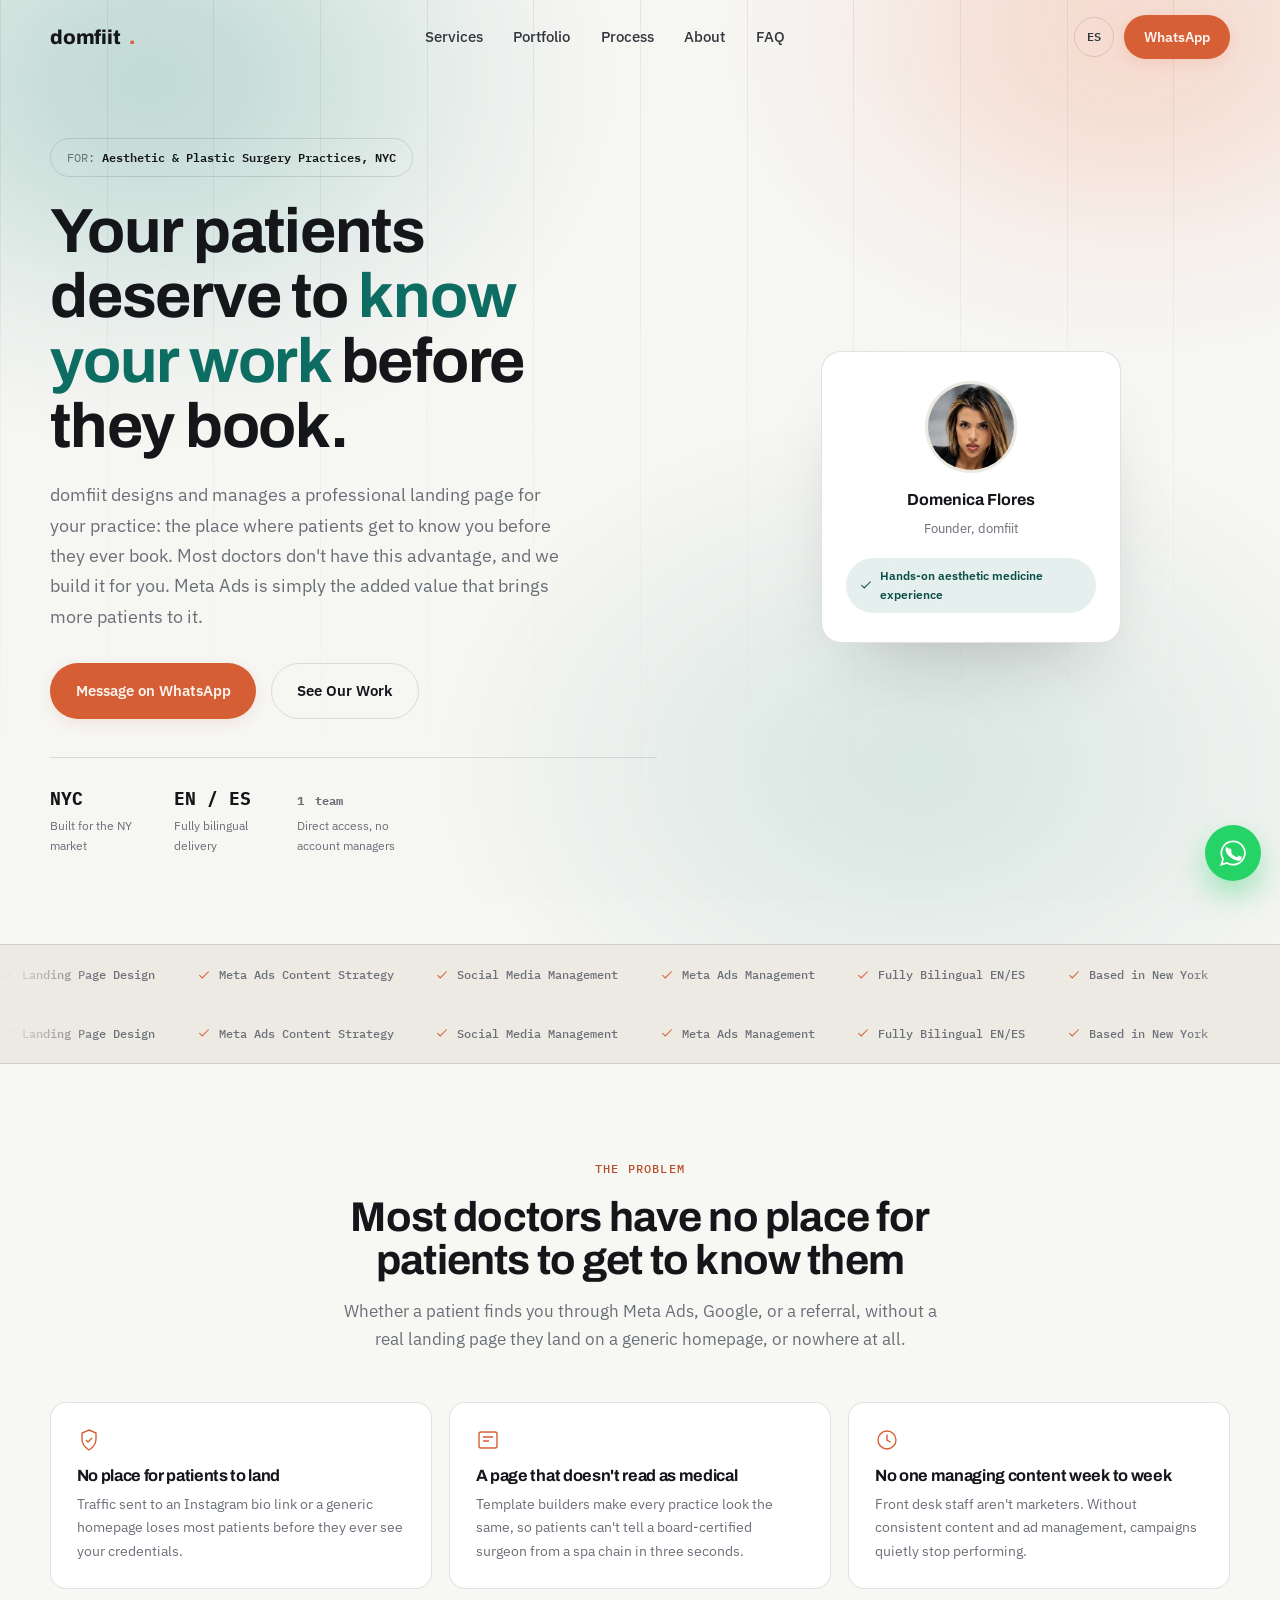
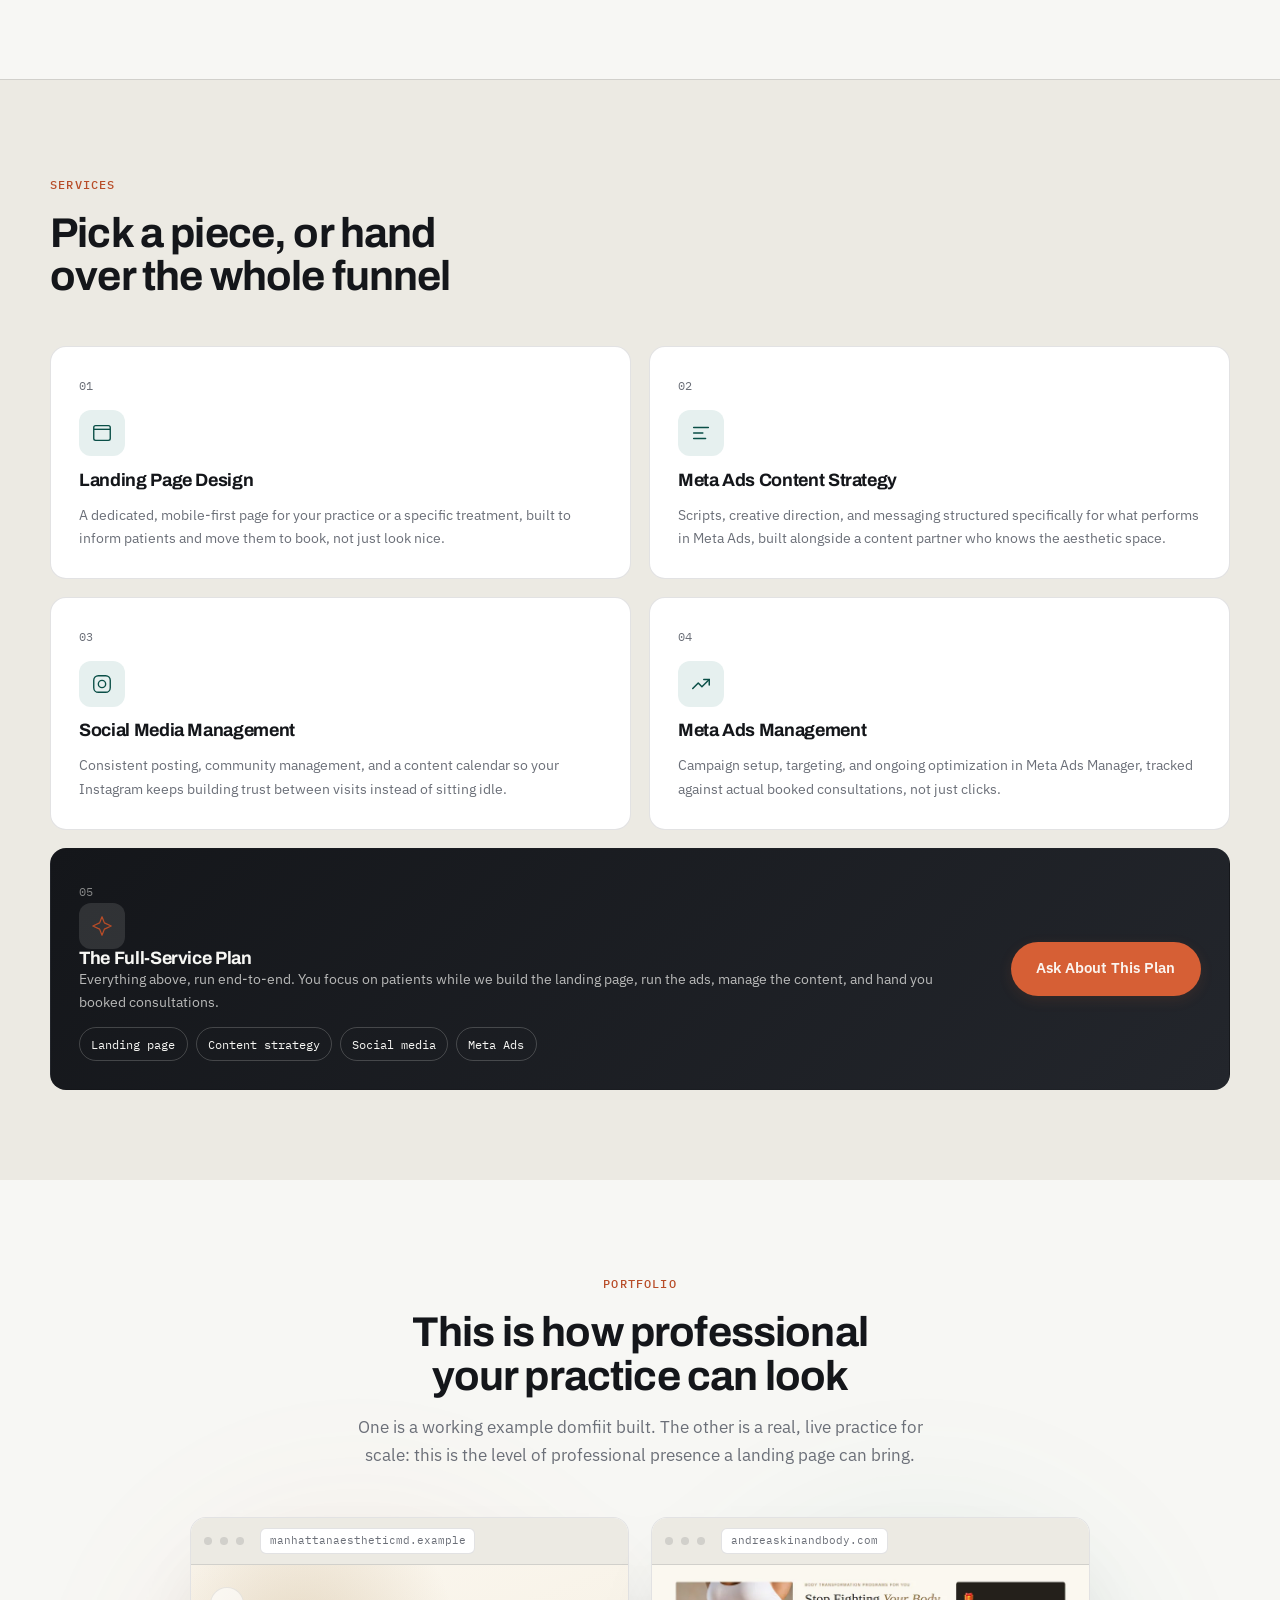
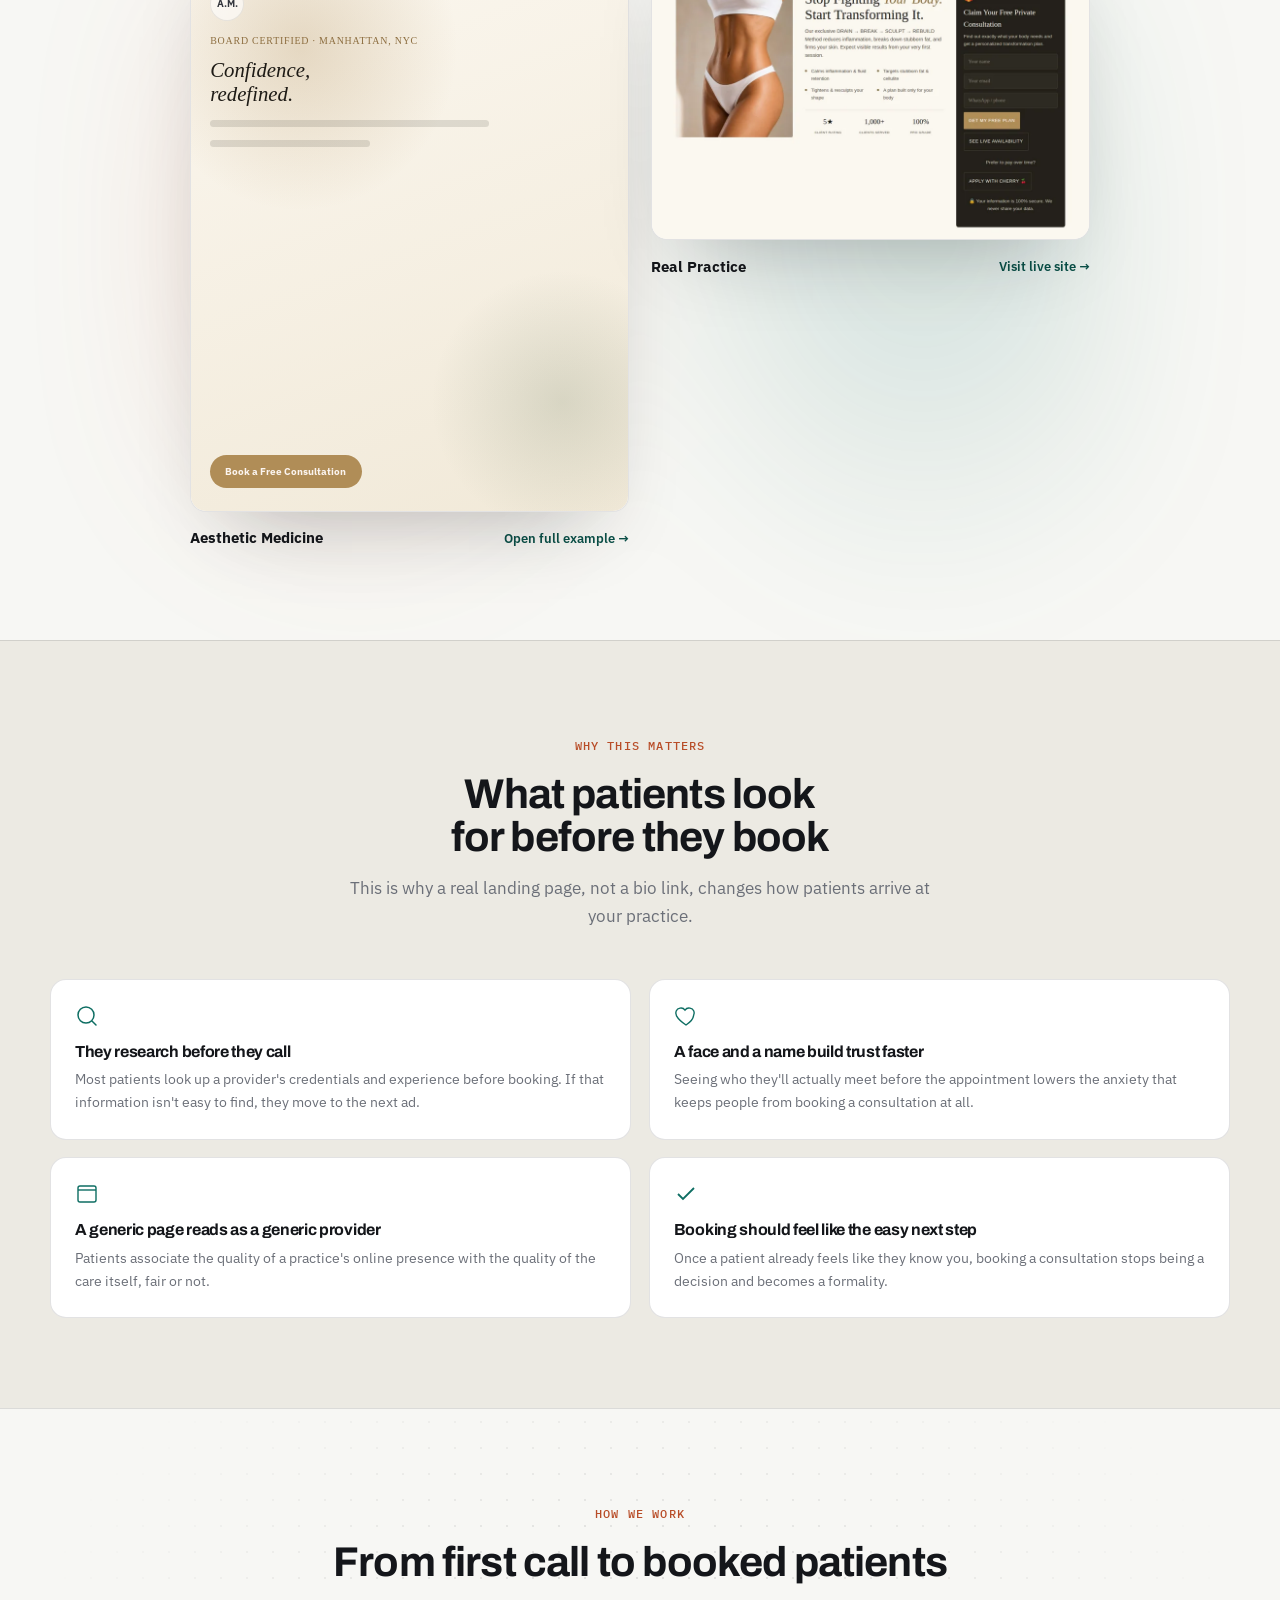
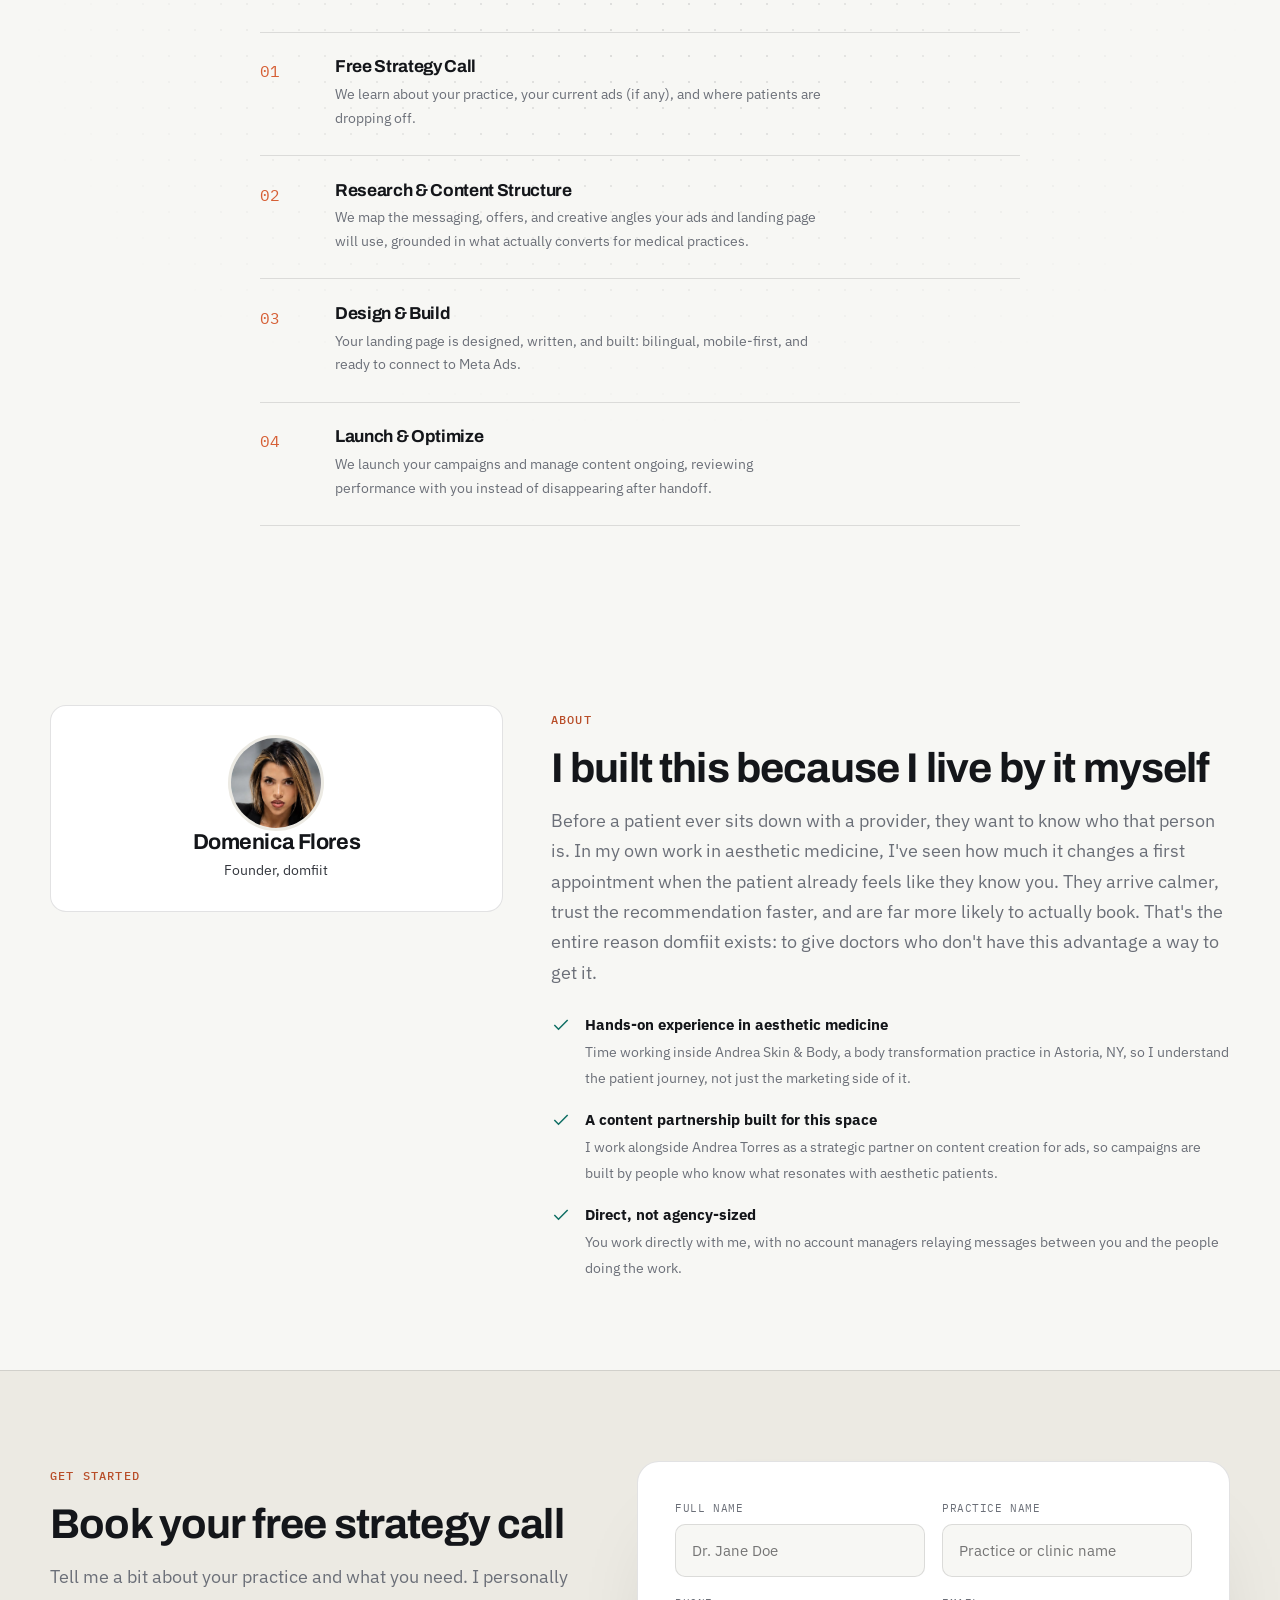
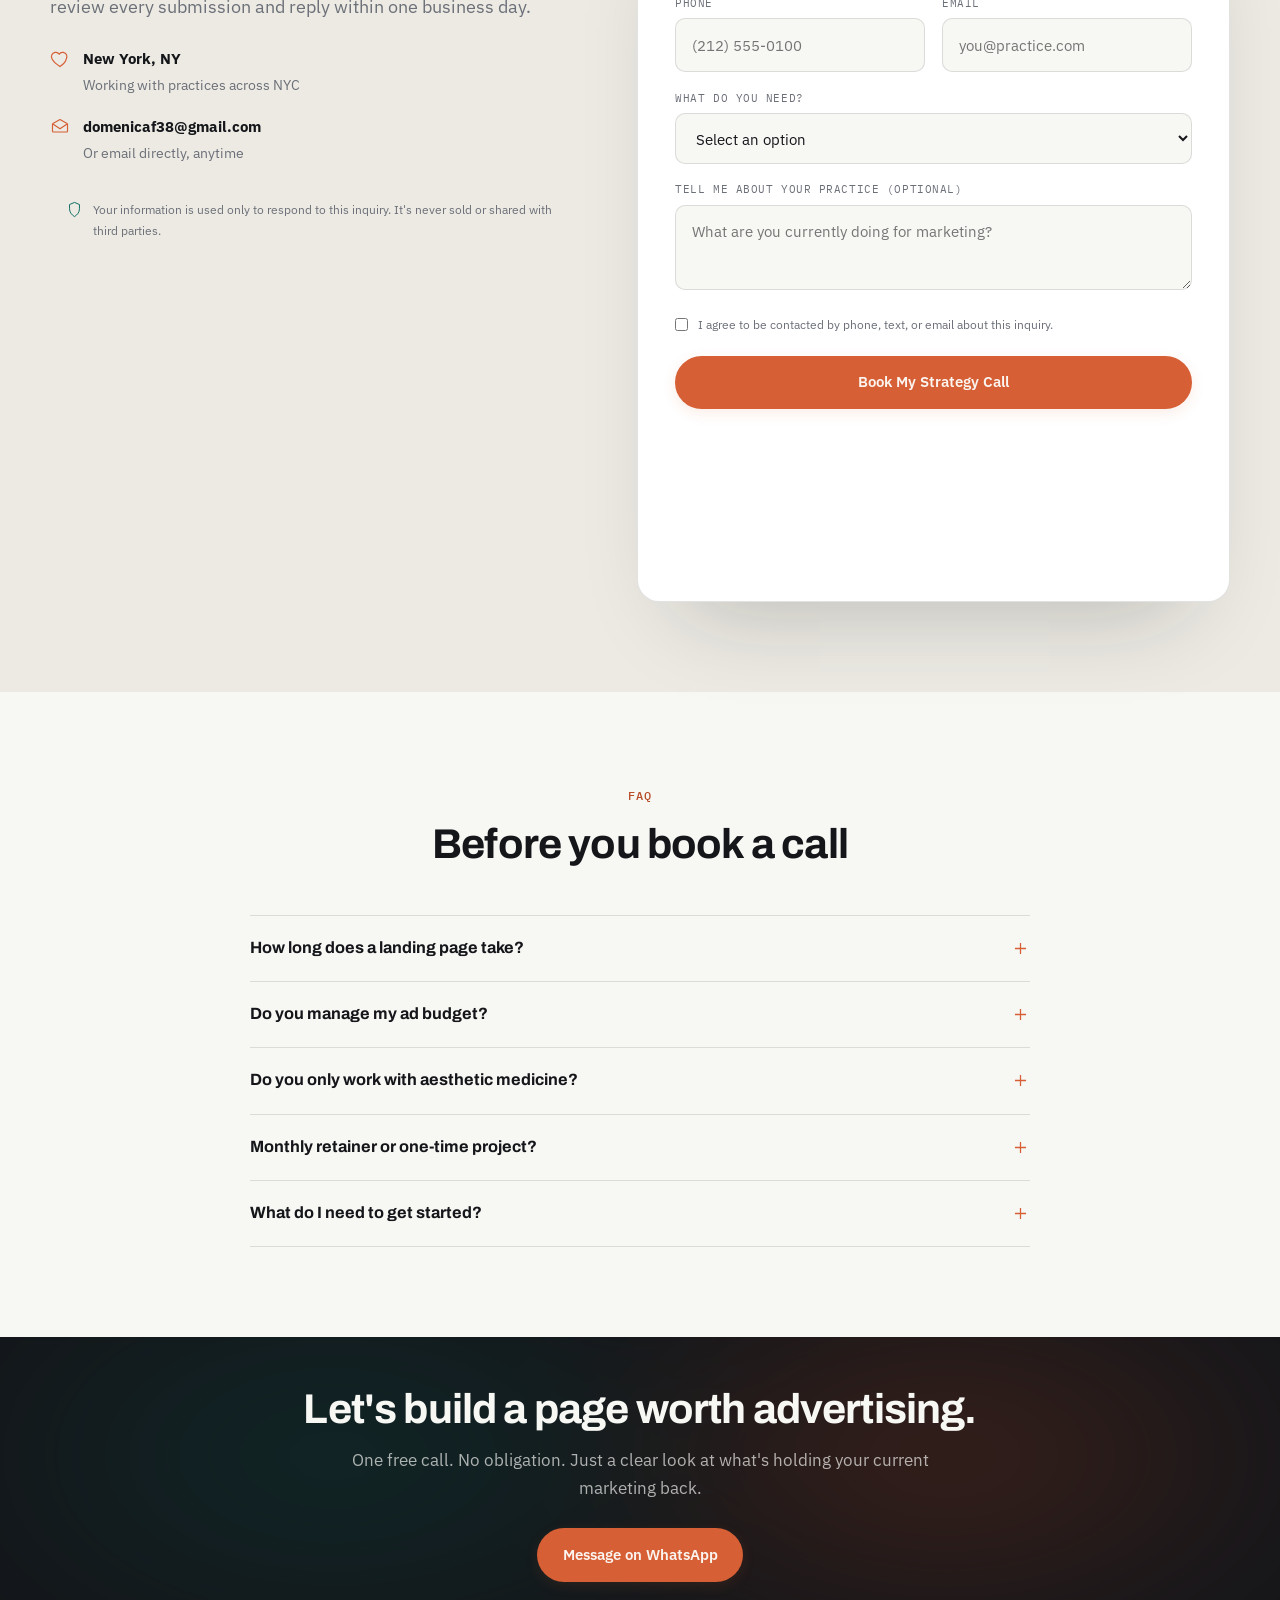
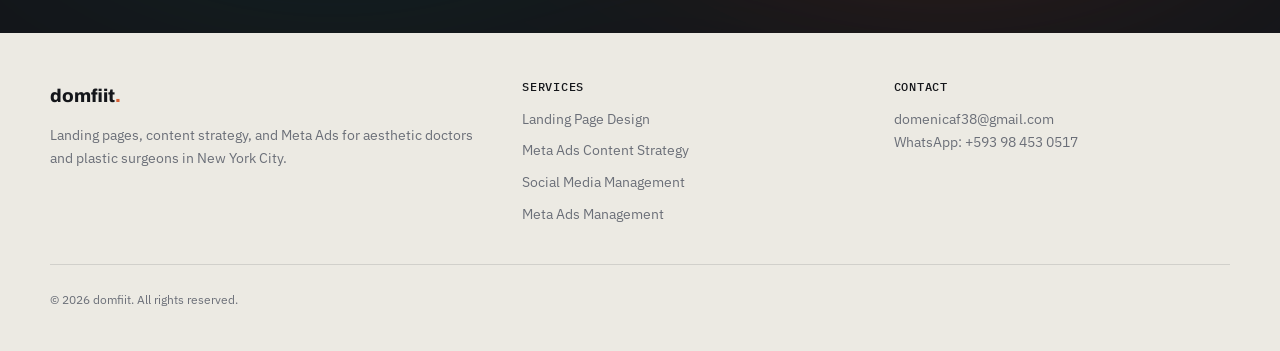
<file: domfiit/index.html>
<!doctype html>
<html lang="en" data-lang="en">
<head>
<meta charset="UTF-8">
<meta name="viewport" content="width=device-width, initial-scale=1.0">
<title>domfiit | Landing Pages &amp; Meta Ads for NY Doctors</title>
<meta name="description" content="domfiit builds high-converting landing pages, Meta Ads content strategy, and social media management for aesthetic doctors and plastic surgeons in New York City.">
<link rel="preconnect" href="https://fonts.googleapis.com">
<link rel="preconnect" href="https://fonts.gstatic.com" crossorigin>
<link rel="stylesheet" href="https://fonts.googleapis.com/css2?family=Archivo:wght@500;700;800&family=IBM+Plex+Sans:wght@400;500;600&family=IBM+Plex+Mono:wght@500;600&display=swap">
<link rel="stylesheet" href="styles.css?v=20260824">
<link rel="icon" href="data:image/svg+xml,%3Csvg xmlns='http://www.w3.org/2000/svg' viewBox='0 0 100 100'%3E%3Crect width='100' height='100' rx='20' fill='%2314161A'/%3E%3Ctext x='50' y='68' font-size='58' text-anchor='middle' fill='%23D65F35' font-family='Arial, sans-serif' font-weight='800'%3Ed%3C/text%3E%3C/svg%3E">
</head>
<body>
<a class="skip-link" href="#main">Skip to content</a>
<div class="scroll-progress" aria-hidden="true"><span data-scroll-progress></span></div>

<!-- ============ NAV ============ -->
<header class="nav" data-nav>
  <div class="container nav-inner">
    <a href="#top" class="brand">domfiit<span class="brand-dot">.</span></a>
    <nav class="nav-links" aria-label="Primary">
      <a class="nav-link" href="#services"><span class="i18n-en">Services</span><span class="i18n-es" hidden>Servicios</span></a>
      <a class="nav-link" href="#portfolio"><span class="i18n-en">Portfolio</span><span class="i18n-es" hidden>Portafolio</span></a>
      <a class="nav-link" href="#process"><span class="i18n-en">Process</span><span class="i18n-es" hidden>Proceso</span></a>
      <a class="nav-link" href="#about"><span class="i18n-en">About</span><span class="i18n-es" hidden>Sobre Mí</span></a>
      <a class="nav-link" href="#faq">FAQ</a>
    </nav>
    <div class="nav-actions">
      <button class="lang-toggle" type="button" data-lang-toggle aria-label="Switch to Spanish">ES</button>
      <a class="btn btn-coral btn-sm nav-cta" href="https://wa.me/593984530517?text=Hola%20Domenica%2C%20vi%20tu%20p%C3%A1gina%20domfiit%20y%20quiero%20m%C3%A1s%20informaci%C3%B3n%20sobre%20landing%20pages%20para%20mi%20consultorio." target="_blank" rel="noopener">
        <span class="i18n-en">WhatsApp</span><span class="i18n-es" hidden>WhatsApp</span>
      </a>
      <button class="hamburger" type="button" data-menu-toggle aria-expanded="false" aria-controls="nav-mobile" aria-label="Menu">
        <span></span><span></span><span></span>
      </button>
    </div>
  </div>
</header>

<div class="nav-mobile" id="nav-mobile" data-nav-mobile aria-hidden="true">
  <a class="nav-mobile-link" href="#services"><span class="i18n-en">Services</span><span class="i18n-es" hidden>Servicios</span></a>
  <a class="nav-mobile-link" href="#portfolio"><span class="i18n-en">Portfolio</span><span class="i18n-es" hidden>Portafolio</span></a>
  <a class="nav-mobile-link" href="#process"><span class="i18n-en">Process</span><span class="i18n-es" hidden>Proceso</span></a>
  <a class="nav-mobile-link" href="#about"><span class="i18n-en">About</span><span class="i18n-es" hidden>Sobre Mí</span></a>
  <a class="nav-mobile-link" href="#faq">FAQ</a>
  <div class="nav-mobile-foot">
    <a class="btn btn-coral btn-block" href="https://wa.me/593984530517?text=Hola%20Domenica%2C%20vi%20tu%20p%C3%A1gina%20domfiit%20y%20quiero%20m%C3%A1s%20informaci%C3%B3n%20sobre%20landing%20pages%20para%20mi%20consultorio." target="_blank" rel="noopener"><span class="i18n-en">Message on WhatsApp</span><span class="i18n-es" hidden>Escríbenos por WhatsApp</span></a>
  </div>
</div>

<main id="main">

  <!-- ============ HERO ============ -->
  <section class="hero" id="top">
    <div class="hero-mesh" aria-hidden="true"></div>
    <div class="hero-grid-lines" aria-hidden="true"></div>
    <div class="container">
      <div class="hero-grid">
        <div data-reveal>
          <div class="hero-brief">
            <span class="i18n-en">FOR: <b>Aesthetic &amp; Plastic Surgery Practices, NYC</b></span>
            <span class="i18n-es" hidden>PARA: <b>Consultorios de Estética y Cirugía Plástica, NYC</b></span>
          </div>
          <h1 class="hero-title">
            <span class="i18n-en">Your patients deserve to <em>know your work</em> before they book.</span>
            <span class="i18n-es" hidden>Tus pacientes merecen <em>conocer tu trabajo</em> antes de agendar.</span>
          </h1>
          <p class="hero-sub lead">
            <span class="i18n-en">domfiit designs and manages a professional landing page for your practice: the place where patients get to know you before they ever book. Most doctors don't have this advantage, and we build it for you. Meta Ads is simply the added value that brings more patients to it.</span>
            <span class="i18n-es" hidden>domfiit diseña y gestiona una página profesional para tu consultorio: el lugar donde tus pacientes te conocen antes de agendar una cita. La mayoría de los médicos no tiene esta ventaja, y nosotros te la damos. La pauta en Meta Ads es solo el valor agregado que lleva más pacientes hasta ahí.</span>
          </p>
          <div class="hero-cta-row">
            <a class="btn btn-coral" href="https://wa.me/593984530517?text=Hola%20Domenica%2C%20vi%20tu%20p%C3%A1gina%20domfiit%20y%20quiero%20m%C3%A1s%20informaci%C3%B3n%20sobre%20landing%20pages%20para%20mi%20consultorio." target="_blank" rel="noopener">
              <span class="i18n-en">Message on WhatsApp</span><span class="i18n-es" hidden>Escríbenos por WhatsApp</span>
            </a>
            <a class="btn btn-ghost" href="#portfolio">
              <span class="i18n-en">See Our Work</span><span class="i18n-es" hidden>Ver Nuestro Trabajo</span>
            </a>
          </div>
          <div class="hero-facts">
            <div class="hero-fact">
              <b class="num">NYC</b>
              <span class="i18n-en">Built for the NY market</span><span class="i18n-es" hidden>Hecho para el mercado de NY</span>
            </div>
            <div class="hero-fact">
              <b class="num">EN / ES</b>
              <span class="i18n-en">Fully bilingual delivery</span><span class="i18n-es" hidden>Entrega totalmente bilingüe</span>
            </div>
            <div class="hero-fact">
              <b class="num"><span data-count-to="1">0</span> <span class="i18n-en">team</span><span class="i18n-es" hidden>equipo</span></b>
              <span class="i18n-en">Direct access, no account managers</span><span class="i18n-es" hidden>Trato directo, sin intermediarios</span>
            </div>
          </div>
        </div>

        <div data-reveal>
          <div class="founder-card">
            <img class="founder-photo" src="assets/domenica-photo.webp" alt="Domenica Flores, founder of domfiit" width="900" height="1001" fetchpriority="high">
            <div class="founder-info">
              <strong>Domenica Flores</strong>
              <span class="i18n-en">Founder, domfiit</span><span class="i18n-es" hidden>Fundadora, domfiit</span>
            </div>
            <span class="founder-badge">
              <svg viewBox="0 0 24 24" fill="none"><path d="M4 12l5 5L20 6" stroke="currentColor" stroke-width="1.8"/></svg>
              <span class="i18n-en">Hands-on aesthetic medicine experience</span><span class="i18n-es" hidden>Experiencia práctica en medicina estética</span>
            </span>
          </div>
        </div>
      </div>
    </div>
  </section>

  <!-- ============ CAPABILITY MARQUEE ============ -->
  <section class="trust-strip" aria-label="Capabilities">
    <div class="marquee">
      <div class="marquee-track" data-marquee>
        <span class="marquee-item"><svg viewBox="0 0 24 24" fill="none"><path d="M4 12l5 5L20 6" stroke="currentColor" stroke-width="1.8"/></svg><span class="i18n-en">Landing Page Design</span><span class="i18n-es" hidden>Diseño de Landing Page</span></span>
        <span class="marquee-item"><svg viewBox="0 0 24 24" fill="none"><path d="M4 12l5 5L20 6" stroke="currentColor" stroke-width="1.8"/></svg><span class="i18n-en">Meta Ads Content Strategy</span><span class="i18n-es" hidden>Estrategia de Contenido para Meta Ads</span></span>
        <span class="marquee-item"><svg viewBox="0 0 24 24" fill="none"><path d="M4 12l5 5L20 6" stroke="currentColor" stroke-width="1.8"/></svg><span class="i18n-en">Social Media Management</span><span class="i18n-es" hidden>Manejo de Redes Sociales</span></span>
        <span class="marquee-item"><svg viewBox="0 0 24 24" fill="none"><path d="M4 12l5 5L20 6" stroke="currentColor" stroke-width="1.8"/></svg><span class="i18n-en">Meta Ads Management</span><span class="i18n-es" hidden>Publicidad en Meta Ads</span></span>
        <span class="marquee-item"><svg viewBox="0 0 24 24" fill="none"><path d="M4 12l5 5L20 6" stroke="currentColor" stroke-width="1.8"/></svg><span class="i18n-en">Fully Bilingual EN/ES</span><span class="i18n-es" hidden>Totalmente Bilingüe EN/ES</span></span>
        <span class="marquee-item"><svg viewBox="0 0 24 24" fill="none"><path d="M4 12l5 5L20 6" stroke="currentColor" stroke-width="1.8"/></svg><span class="i18n-en">Based in New York</span><span class="i18n-es" hidden>Con Base en Nueva York</span></span>
      </div>
    </div>
  </section>

  <!-- ============ PROBLEM ============ -->
  <section class="section">
    <div class="container">
      <div class="section-head section-head--center">
        <span class="kicker"><span class="i18n-en">The Problem</span><span class="i18n-es" hidden>El Problema</span></span>
        <h2 class="i18n-en">Most doctors have no place for patients to get to know them</h2>
        <h2 class="i18n-es" hidden>La mayoría de los médicos no tiene un lugar donde los pacientes puedan conocerlos</h2>
        <p class="section-lede i18n-en">Whether a patient finds you through Meta Ads, Google, or a referral, without a real landing page they land on a generic homepage, or nowhere at all.</p>
        <p class="section-lede i18n-es" hidden>Ya sea que un paciente te encuentre por Meta Ads, Google o una recomendación, sin una landing page real termina en una página genérica, o en ningún lado.</p>
      </div>
      <div class="problem-grid">
        <div class="problem-card" data-reveal>
          <svg viewBox="0 0 24 24" fill="none"><path d="M12 2l7 3v6c0 5-3 8.5-7 11-4-2.5-7-6-7-11V5l7-3z" stroke="currentColor" stroke-width="1.4"/><path d="M9 12l2 2 4-4" stroke="currentColor" stroke-width="1.4"/></svg>
          <h3><span class="i18n-en">No place for patients to land</span><span class="i18n-es" hidden>Ningún lugar donde aterricen los pacientes</span></h3>
          <p><span class="i18n-en">Traffic sent to an Instagram bio link or a generic homepage loses most patients before they ever see your credentials.</span><span class="i18n-es" hidden>El tráfico enviado al link de la bio de Instagram o a una página genérica pierde a la mayoría de los pacientes antes de que vean tus credenciales.</span></p>
        </div>
        <div class="problem-card" data-reveal>
          <svg viewBox="0 0 24 24" fill="none"><rect x="3" y="4" width="18" height="16" rx="2" stroke="currentColor" stroke-width="1.4"/><path d="M7 9h10M7 13h6" stroke="currentColor" stroke-width="1.4"/></svg>
          <h3><span class="i18n-en">A page that doesn't read as medical</span><span class="i18n-es" hidden>Una página que no transmite autoridad médica</span></h3>
          <p><span class="i18n-en">Template builders make every practice look the same, so patients can't tell a board-certified surgeon from a spa chain in three seconds.</span><span class="i18n-es" hidden>Los constructores genéricos hacen que todos los consultorios se vean igual, así que los pacientes no pueden distinguir a un cirujano certificado de una cadena en tres segundos.</span></p>
        </div>
        <div class="problem-card" data-reveal>
          <svg viewBox="0 0 24 24" fill="none"><circle cx="12" cy="12" r="9" stroke="currentColor" stroke-width="1.4"/><path d="M12 7v5l3.2 2" stroke="currentColor" stroke-width="1.4" stroke-linecap="round"/></svg>
          <h3><span class="i18n-en">No one managing content week to week</span><span class="i18n-es" hidden>Nadie gestiona el contenido semana a semana</span></h3>
          <p><span class="i18n-en">Front desk staff aren't marketers. Without consistent content and ad management, campaigns quietly stop performing.</span><span class="i18n-es" hidden>El personal de recepción no es de marketing. Sin gestión constante de contenido y anuncios, las campañas dejan de funcionar sin que nadie lo note.</span></p>
        </div>
      </div>
    </div>
  </section>

  <!-- ============ SERVICES ============ -->
  <section class="section section--rule" id="services" style="background:var(--bg-2)">
    <div class="container">
      <div class="section-head">
        <span class="kicker"><span class="i18n-en">Services</span><span class="i18n-es" hidden>Servicios</span></span>
        <h2 class="i18n-en">Pick a piece, or hand over the whole funnel</h2>
        <h2 class="i18n-es" hidden>Elige una pieza, o entrega todo el embudo</h2>
      </div>
      <div class="services-grid">
        <article class="service-card has-tilt" data-reveal>
          <span class="service-num">01</span>
          <div class="service-icon"><svg viewBox="0 0 24 24" fill="none"><rect x="3" y="4" width="18" height="16" rx="2" stroke="currentColor" stroke-width="1.5"/><path d="M3 8h18" stroke="currentColor" stroke-width="1.5"/></svg></div>
          <h3><span class="i18n-en">Landing Page Design</span><span class="i18n-es" hidden>Diseño de Landing Page</span></h3>
          <p><span class="i18n-en">A dedicated, mobile-first page for your practice or a specific treatment, built to inform patients and move them to book, not just look nice.</span><span class="i18n-es" hidden>Una página dedicada y mobile-first para tu consultorio o un tratamiento específico, diseñada para informar a los pacientes y llevarlos a agendar, no solo para verse bien.</span></p>
        </article>
        <article class="service-card has-tilt" data-reveal>
          <span class="service-num">02</span>
          <div class="service-icon"><svg viewBox="0 0 24 24" fill="none"><path d="M4 6h16M4 12h10M4 18h13" stroke="currentColor" stroke-width="1.6" stroke-linecap="round"/></svg></div>
          <h3><span class="i18n-en">Meta Ads Content Strategy</span><span class="i18n-es" hidden>Estrategia de Contenido para Meta Ads</span></h3>
          <p><span class="i18n-en">Scripts, creative direction, and messaging structured specifically for what performs in Meta Ads, built alongside a content partner who knows the aesthetic space.</span><span class="i18n-es" hidden>Guiones, dirección creativa y mensajes estructurados específicamente para lo que funciona en Meta Ads, en conjunto con una socia de contenido que conoce el mundo de la estética.</span></p>
        </article>
        <article class="service-card has-tilt" data-reveal>
          <span class="service-num">03</span>
          <div class="service-icon"><svg viewBox="0 0 24 24" fill="none"><rect x="3" y="3" width="18" height="18" rx="5" stroke="currentColor" stroke-width="1.5"/><circle cx="12" cy="12" r="4" stroke="currentColor" stroke-width="1.5"/></svg></div>
          <h3><span class="i18n-en">Social Media Management</span><span class="i18n-es" hidden>Manejo de Redes Sociales</span></h3>
          <p><span class="i18n-en">Consistent posting, community management, and a content calendar so your Instagram keeps building trust between visits instead of sitting idle.</span><span class="i18n-es" hidden>Publicaciones constantes, gestión de comunidad y calendario de contenido para que tu Instagram siga generando confianza entre visitas, en lugar de quedar abandonado.</span></p>
        </article>
        <article class="service-card has-tilt" data-reveal>
          <span class="service-num">04</span>
          <div class="service-icon"><svg viewBox="0 0 24 24" fill="none"><path d="M3 17l6-6 4 4 8-8" stroke="currentColor" stroke-width="1.6" stroke-linecap="round" stroke-linejoin="round"/><path d="M15 7h6v6" stroke="currentColor" stroke-width="1.6" stroke-linecap="round" stroke-linejoin="round"/></svg></div>
          <h3><span class="i18n-en">Meta Ads Management</span><span class="i18n-es" hidden>Publicidad en Meta Ads</span></h3>
          <p><span class="i18n-en">Campaign setup, targeting, and ongoing optimization in Meta Ads Manager, tracked against actual booked consultations, not just clicks.</span><span class="i18n-es" hidden>Configuración de campañas, segmentación y optimización continua en Meta Ads Manager, medida contra consultas realmente agendadas, no solo clics.</span></p>
        </article>

        <article class="service-card service-card--featured" data-reveal>
          <div class="featured-body">
            <div>
              <span class="service-num">05</span>
              <div class="service-icon"><svg viewBox="0 0 24 24" fill="none"><path d="M12 2l2.6 6.6L22 12l-7.4 3.4L12 22l-2.6-6.6L2 12l7.4-3.4L12 2z" stroke="currentColor" stroke-width="1.4" stroke-linejoin="round"/></svg></div>
              <h3><span class="i18n-en">The Full-Service Plan</span><span class="i18n-es" hidden>Plan Todo Incluido</span></h3>
              <p><span class="i18n-en">Everything above, run end-to-end. You focus on patients while we build the landing page, run the ads, manage the content, and hand you booked consultations.</span><span class="i18n-es" hidden>Todo lo anterior, gestionado de principio a fin. Tú te enfocas en tus pacientes mientras nosotros construimos la landing, corremos los anuncios, gestionamos el contenido y te entregamos las consultas ya agendadas.</span></p>
              <ul class="featured-list">
                <li><span class="i18n-en">Landing page</span><span class="i18n-es" hidden>Landing page</span></li>
                <li><span class="i18n-en">Content strategy</span><span class="i18n-es" hidden>Estrategia de contenido</span></li>
                <li><span class="i18n-en">Social media</span><span class="i18n-es" hidden>Redes sociales</span></li>
                <li><span class="i18n-en">Meta Ads</span><span class="i18n-es" hidden>Meta Ads</span></li>
              </ul>
            </div>
            <a class="btn btn-coral" href="#contact">
              <span class="i18n-en">Ask About This Plan</span><span class="i18n-es" hidden>Consultar Este Plan</span>
            </a>
          </div>
        </article>
      </div>
    </div>
  </section>

  <!-- ============ PORTFOLIO ============ -->
  <section class="section" id="portfolio">
    <div class="container">
      <div class="section-head section-head--center">
        <span class="kicker"><span class="i18n-en">Portfolio</span><span class="i18n-es" hidden>Portafolio</span></span>
        <h2><span class="i18n-en">This is how professional your practice can look</span><span class="i18n-es" hidden>Así de profesional puede verse tu consultorio</span></h2>
        <p class="section-lede">
          <span class="i18n-en">One is a working example domfiit built. The other is a real, live practice for scale: this is the level of professional presence a landing page can bring.</span>
          <span class="i18n-es" hidden>Uno es un ejemplo funcional construido por domfiit. El otro es un consultorio real y en línea, para que veas el nivel de presencia profesional que una landing page puede darle a tu negocio.</span>
        </p>
      </div>
      <div class="portfolio-grid">
        <div class="portfolio-card" data-reveal>
          <div class="browser-frame">
            <div class="browser-chrome">
              <span class="browser-dot"></span><span class="browser-dot"></span><span class="browser-dot"></span>
              <span class="browser-url">manhattanaestheticmd.example</span>
            </div>
            <div class="case-mock case-mock--gold">
              <span class="case-mock-avatar">A.M.</span>
              <div class="case-mock-kicker">Board Certified · Manhattan, NYC</div>
              <div class="case-mock-title">Confidence, redefined.</div>
              <div class="case-mock-bar"></div>
              <div class="case-mock-bar short"></div>
              <div class="case-mock-cta">Book a Free Consultation</div>
            </div>
          </div>
          <div class="portfolio-caption">
            <strong><span class="i18n-en">Aesthetic Medicine</span><span class="i18n-es" hidden>Medicina Estética</span></strong>
            <a href="ny-doctors/index.html" target="_blank" rel="noopener">
              <span class="i18n-en">Open full example</span><span class="i18n-es" hidden>Ver ejemplo completo</span> →
            </a>
          </div>
        </div>

        <div class="portfolio-card" data-reveal>
          <div class="browser-frame">
            <div class="browser-chrome">
              <span class="browser-dot"></span><span class="browser-dot"></span><span class="browser-dot"></span>
              <span class="browser-url">andreaskinandbody.com</span>
            </div>
            <img class="portfolio-real-shot" src="assets/andrea-skin-body-example.webp" alt="Andrea Skin & Body landing page" loading="lazy" width="900" height="566">
          </div>
          <div class="portfolio-caption">
            <strong><span class="i18n-en">Real Practice</span><span class="i18n-es" hidden>Consultorio Real</span></strong>
            <a href="https://www.andreaskinandbody.com" target="_blank" rel="noopener">
              <span class="i18n-en">Visit live site</span><span class="i18n-es" hidden>Ver sitio en vivo</span> →
            </a>
          </div>
        </div>
      </div>
    </div>
  </section>

  <!-- ============ WHY THIS MATTERS ============ -->
  <section class="section section--rule" style="background:var(--bg-2)">
    <div class="container">
      <div class="section-head section-head--center">
        <span class="kicker"><span class="i18n-en">Why This Matters</span><span class="i18n-es" hidden>Por Qué Esto Importa</span></span>
        <h2><span class="i18n-en">What patients look for before they book</span><span class="i18n-es" hidden>Lo que buscan los pacientes antes de agendar</span></h2>
        <p class="section-lede">
          <span class="i18n-en">This is why a real landing page, not a bio link, changes how patients arrive at your practice.</span>
          <span class="i18n-es" hidden>Por eso una landing page real, y no un link de bio, cambia cómo llegan los pacientes a tu consultorio.</span>
        </p>
      </div>
      <div class="insight-grid">
        <div class="insight-card" data-reveal>
          <svg viewBox="0 0 24 24" fill="none"><path d="M11 19a8 8 0 100-16 8 8 0 000 16zM21 21l-4.3-4.3" stroke="currentColor" stroke-width="1.5" stroke-linecap="round"/></svg>
          <h3><span class="i18n-en">They research before they call</span><span class="i18n-es" hidden>Investigan antes de llamar</span></h3>
          <p><span class="i18n-en">Most patients look up a provider's credentials and experience before booking. If that information isn't easy to find, they move to the next ad.</span><span class="i18n-es" hidden>La mayoría de los pacientes busca las credenciales y la experiencia del médico antes de agendar. Si esa información no es fácil de encontrar, pasan al siguiente anuncio.</span></p>
        </div>
        <div class="insight-card" data-reveal>
          <svg viewBox="0 0 24 24" fill="none"><path d="M12 21s-7-4.6-9.5-9.1C.6 8.4 2.4 4.8 6 4.1c2-.4 3.9.4 5 2 1.1-1.6 3-2.4 5-2 3.6.7 5.4 4.3 3.5 7.8C19 16.4 12 21 12 21z" stroke="currentColor" stroke-width="1.4"/></svg>
          <h3><span class="i18n-en">A face and a name build trust faster</span><span class="i18n-es" hidden>Un rostro y un nombre generan confianza más rápido</span></h3>
          <p><span class="i18n-en">Seeing who they'll actually meet before the appointment lowers the anxiety that keeps people from booking a consultation at all.</span><span class="i18n-es" hidden>Ver a quién van a conocer realmente antes de la cita reduce la ansiedad que evita que muchas personas agenden una consulta.</span></p>
        </div>
        <div class="insight-card" data-reveal>
          <svg viewBox="0 0 24 24" fill="none"><rect x="3" y="4" width="18" height="16" rx="2" stroke="currentColor" stroke-width="1.4"/><path d="M3 8h18" stroke="currentColor" stroke-width="1.4"/></svg>
          <h3><span class="i18n-en">A generic page reads as a generic provider</span><span class="i18n-es" hidden>Una página genérica se lee como un médico genérico</span></h3>
          <p><span class="i18n-en">Patients associate the quality of a practice's online presence with the quality of the care itself, fair or not.</span><span class="i18n-es" hidden>Los pacientes asocian la calidad de la presencia en línea de un consultorio con la calidad del cuidado mismo, sea justo o no.</span></p>
        </div>
        <div class="insight-card" data-reveal>
          <svg viewBox="0 0 24 24" fill="none"><path d="M4 12l5 5L20 6" stroke="currentColor" stroke-width="1.8"/></svg>
          <h3><span class="i18n-en">Booking should feel like the easy next step</span><span class="i18n-es" hidden>Agendar debería sentirse como el siguiente paso obvio</span></h3>
          <p><span class="i18n-en">Once a patient already feels like they know you, booking a consultation stops being a decision and becomes a formality.</span><span class="i18n-es" hidden>Cuando un paciente ya siente que te conoce, agendar una consulta deja de ser una decisión y se vuelve una formalidad.</span></p>
        </div>
      </div>
    </div>
  </section>

  <!-- ============ PROCESS ============ -->
  <section class="section section--rule dot-grid" id="process">
    <div class="container container--narrow">
      <div class="section-head section-head--center">
        <span class="kicker"><span class="i18n-en">How We Work</span><span class="i18n-es" hidden>Cómo Trabajamos</span></span>
        <h2 class="i18n-en">From first call to booked patients</h2>
        <h2 class="i18n-es" hidden>Desde la primera llamada hasta pacientes agendados</h2>
      </div>
      <div class="process-list">
        <div class="process-item" data-reveal>
          <span class="process-num">01</span>
          <div>
            <h3><span class="i18n-en">Free Strategy Call</span><span class="i18n-es" hidden>Llamada Estratégica Gratuita</span></h3>
            <p><span class="i18n-en">We learn about your practice, your current ads (if any), and where patients are dropping off.</span><span class="i18n-es" hidden>Conocemos tu consultorio, tus anuncios actuales (si los tienes) y en qué punto se pierden los pacientes.</span></p>
          </div>
        </div>
        <div class="process-item" data-reveal>
          <span class="process-num">02</span>
          <div>
            <h3><span class="i18n-en">Research &amp; Content Structure</span><span class="i18n-es" hidden>Investigación y Estructura de Contenido</span></h3>
            <p><span class="i18n-en">We map the messaging, offers, and creative angles your ads and landing page will use, grounded in what actually converts for medical practices.</span><span class="i18n-es" hidden>Definimos los mensajes, ofertas y ángulos creativos que usarán tus anuncios y tu landing, basados en lo que realmente convierte para consultorios médicos.</span></p>
          </div>
        </div>
        <div class="process-item" data-reveal>
          <span class="process-num">03</span>
          <div>
            <h3><span class="i18n-en">Design &amp; Build</span><span class="i18n-es" hidden>Diseño y Construcción</span></h3>
            <p><span class="i18n-en">Your landing page is designed, written, and built: bilingual, mobile-first, and ready to connect to Meta Ads.</span><span class="i18n-es" hidden>Tu landing page se diseña, se redacta y se construye: bilingüe, mobile-first y lista para conectarse a Meta Ads.</span></p>
          </div>
        </div>
        <div class="process-item" data-reveal>
          <span class="process-num">04</span>
          <div>
            <h3><span class="i18n-en">Launch &amp; Optimize</span><span class="i18n-es" hidden>Lanzamiento y Optimización</span></h3>
            <p><span class="i18n-en">We launch your campaigns and manage content ongoing, reviewing performance with you instead of disappearing after handoff.</span><span class="i18n-es" hidden>Lanzamos tus campañas y gestionamos el contenido de forma continua, revisando resultados contigo en lugar de desaparecer después de la entrega.</span></p>
          </div>
        </div>
      </div>
    </div>
  </section>

  <!-- ============ ABOUT ============ -->
  <section class="section" id="about">
    <div class="container">
      <div class="about-wrap">
        <div class="about-card" data-reveal>
          <img class="about-photo" src="assets/domenica-photo.webp" alt="Domenica Flores" width="900" height="1001" loading="lazy">
          <h3><span class="i18n-en">Domenica Flores</span><span class="i18n-es" hidden>Domenica Flores</span></h3>
          <p style="margin-top:.3rem;font-size:.9rem">
            <span class="i18n-en">Founder, domfiit</span><span class="i18n-es" hidden>Fundadora, domfiit</span>
          </p>
        </div>
        <div data-reveal>
          <span class="kicker"><span class="i18n-en">About</span><span class="i18n-es" hidden>Sobre Mí</span></span>
          <h2><span class="i18n-en">I built this because I live by it myself</span><span class="i18n-es" hidden>Construí esto porque yo misma vivo así en mi profesión</span></h2>
          <p class="lead" style="margin-top:.9rem">
            <span class="i18n-en">Before a patient ever sits down with a provider, they want to know who that person is. In my own work in aesthetic medicine, I've seen how much it changes a first appointment when the patient already feels like they know you. They arrive calmer, trust the recommendation faster, and are far more likely to actually book. That's the entire reason domfiit exists: to give doctors who don't have this advantage a way to get it.</span>
            <span class="i18n-es" hidden>Antes de que un paciente se siente frente a un profesional, quiere saber quién es esa persona. En mi propio trabajo en medicina estética he visto cuánto cambia una primera cita cuando el paciente ya siente que te conoce. Llega más tranquilo, confía más rápido en la recomendación, y es mucho más probable que agende de verdad. Por eso existe domfiit: para darles a los médicos que no tienen esta ventaja, una forma de conseguirla.</span>
          </p>
          <div class="about-list" style="margin-top:1.6rem">
            <div class="about-item">
              <svg viewBox="0 0 24 24" fill="none"><path d="M4 12l5 5L20 6" stroke="currentColor" stroke-width="1.8"/></svg>
              <div>
                <strong class="i18n-en">Hands-on experience in aesthetic medicine</strong>
                <strong class="i18n-es" hidden>Experiencia práctica en medicina estética</strong>
                <span class="i18n-en">Time working inside Andrea Skin &amp; Body, a body transformation practice in Astoria, NY, so I understand the patient journey, not just the marketing side of it.</span>
                <span class="i18n-es" hidden>Experiencia trabajando dentro de Andrea Skin &amp; Body, un consultorio de transformación corporal en Astoria, NY, así que entiendo el recorrido del paciente, no solo el lado del marketing.</span>
              </div>
            </div>
            <div class="about-item">
              <svg viewBox="0 0 24 24" fill="none"><path d="M4 12l5 5L20 6" stroke="currentColor" stroke-width="1.8"/></svg>
              <div>
                <strong class="i18n-en">A content partnership built for this space</strong>
                <strong class="i18n-es" hidden>Una alianza de contenido hecha para este rubro</strong>
                <span class="i18n-en">I work alongside Andrea Torres as a strategic partner on content creation for ads, so campaigns are built by people who know what resonates with aesthetic patients.</span>
                <span class="i18n-es" hidden>Trabajo de la mano con Andrea Torres como socia estratégica en la creación de contenido para pautas, así las campañas las construye gente que conoce lo que le resuena a los pacientes de estética.</span>
              </div>
            </div>
            <div class="about-item">
              <svg viewBox="0 0 24 24" fill="none"><path d="M4 12l5 5L20 6" stroke="currentColor" stroke-width="1.8"/></svg>
              <div>
                <strong class="i18n-en">Direct, not agency-sized</strong>
                <strong class="i18n-es" hidden>Trato directo, no una agencia gigante</strong>
                <span class="i18n-en">You work directly with me, with no account managers relaying messages between you and the people doing the work.</span>
                <span class="i18n-es" hidden>Trabajas directamente conmigo, sin gerentes de cuenta que transmiten mensajes entre tú y quien realmente hace el trabajo.</span>
              </div>
            </div>
          </div>
        </div>
      </div>
    </div>
  </section>

  <!-- ============ LEAD FORM ============ -->
  <section class="section section--rule" id="contact" style="background:var(--bg-2)">
    <div class="container">
      <div class="form-wrap">
        <div data-reveal>
          <span class="kicker"><span class="i18n-en">Get Started</span><span class="i18n-es" hidden>Comienza Aquí</span></span>
          <h2><span class="i18n-en">Book your free strategy call</span><span class="i18n-es" hidden>Agenda tu llamada estratégica gratuita</span></h2>
          <p class="lead" style="margin-top:.9rem">
            <span class="i18n-en">Tell me a bit about your practice and what you need. I personally review every submission and reply within one business day.</span>
            <span class="i18n-es" hidden>Cuéntame un poco sobre tu consultorio y qué necesitas. Reviso personalmente cada solicitud y respondo dentro de un día hábil.</span>
          </p>
          <div class="form-info-list">
            <div class="form-info-item">
              <svg viewBox="0 0 24 24" fill="none"><path d="M12 21s-7-4.6-9.5-9.1C.6 8.4 2.4 4.8 6 4.1c2-.4 3.9.4 5 2 1.1-1.6 3-2.4 5-2 3.6.7 5.4 4.3 3.5 7.8C19 16.4 12 21 12 21z" stroke="currentColor" stroke-width="1.4"/></svg>
              <div>
                <strong class="i18n-en">New York, NY</strong><strong class="i18n-es" hidden>Nueva York, NY</strong>
                <span class="i18n-en">Working with practices across NYC</span><span class="i18n-es" hidden>Trabajando con consultorios en toda NYC</span>
              </div>
            </div>
            <div class="form-info-item">
              <svg viewBox="0 0 24 24" fill="none"><path d="M3 8l9 6 9-6M3 8v9a1 1 0 001 1h16a1 1 0 001-1V8M3 8l9-5 9 5" stroke="currentColor" stroke-width="1.4" stroke-linejoin="round"/></svg>
              <div>
                <strong>domenicaf38@gmail.com</strong>
                <span class="i18n-en">Or email directly, anytime</span><span class="i18n-es" hidden>O escribe directamente, cuando quieras</span>
              </div>
            </div>
          </div>
          <div class="privacy-note">
            <svg viewBox="0 0 24 24" fill="none"><path d="M12 2l7 3v6c0 5-3 8.5-7 11-4-2.5-7-6-7-11V5l7-3z" stroke="currentColor" stroke-width="1.4"/></svg>
            <span class="i18n-en">Your information is used only to respond to this inquiry. It's never sold or shared with third parties.</span>
            <span class="i18n-es" hidden>Tu información se usa únicamente para responder a esta consulta. Nunca se vende ni se comparte con terceros.</span>
          </div>
        </div>

        <div class="form-card" data-form-card data-reveal>
          <form data-contact-form novalidate>
            <div class="field-row">
              <div class="field">
                <label for="f-name"><span class="i18n-en">Full Name</span><span class="i18n-es" hidden>Nombre Completo</span></label>
                <input id="f-name" type="text" name="name" required autocomplete="name"
                  data-placeholder-en="Dr. Jane Doe" data-placeholder-es="Dra. Nombre Apellido" placeholder="Dr. Jane Doe">
              </div>
              <div class="field">
                <label for="f-practice"><span class="i18n-en">Practice Name</span><span class="i18n-es" hidden>Nombre del Consultorio</span></label>
                <input id="f-practice" type="text" name="practice"
                  data-placeholder-en="Practice or clinic name" data-placeholder-es="Nombre de tu consultorio o clínica" placeholder="Practice or clinic name">
              </div>
            </div>
            <div class="field-row">
              <div class="field">
                <label for="f-phone"><span class="i18n-en">Phone</span><span class="i18n-es" hidden>Teléfono</span></label>
                <input id="f-phone" type="tel" name="phone" required autocomplete="tel"
                  data-placeholder-en="(212) 555-0100" data-placeholder-es="(212) 555-0100" placeholder="(212) 555-0100">
              </div>
              <div class="field">
                <label for="f-email"><span class="i18n-en">Email</span><span class="i18n-es" hidden>Correo Electrónico</span></label>
                <input id="f-email" type="email" name="email" required autocomplete="email"
                  data-placeholder-en="you@practice.com" data-placeholder-es="tucorreo@consultorio.com" placeholder="you@practice.com">
              </div>
            </div>
            <div class="field">
              <label for="f-need"><span class="i18n-en">What do you need?</span><span class="i18n-es" hidden>¿Qué necesitas?</span></label>
              <select id="f-need" name="need" required data-treatment-select>
                <option value="" data-en="Select an option" data-es="Selecciona una opción">Select an option</option>
                <option value="Landing Page Design" data-en="Landing Page Design" data-es="Diseño de Landing Page">Landing Page Design</option>
                <option value="Meta Ads Content Strategy" data-en="Meta Ads Content Strategy" data-es="Estrategia de Contenido para Meta Ads">Meta Ads Content Strategy</option>
                <option value="Social Media Management" data-en="Social Media Management" data-es="Manejo de Redes Sociales">Social Media Management</option>
                <option value="Meta Ads Management" data-en="Meta Ads Management" data-es="Publicidad en Meta Ads">Meta Ads Management</option>
                <option value="Full-Service Plan" data-en="The Full-Service Plan" data-es="Plan Todo Incluido">The Full-Service Plan</option>
                <option value="Not sure yet" data-en="Not sure yet, need guidance" data-es="Aún no lo sé, necesito orientación">Not sure yet, need guidance</option>
              </select>
            </div>
            <div class="field">
              <label for="f-msg"><span class="i18n-en">Tell me about your practice (optional)</span><span class="i18n-es" hidden>Cuéntame sobre tu consultorio (opcional)</span></label>
              <textarea id="f-msg" name="message"
                data-placeholder-en="What are you currently doing for marketing?" data-placeholder-es="¿Qué estás haciendo actualmente en marketing?" placeholder="What are you currently doing for marketing?"></textarea>
            </div>
            <label class="consent">
              <input type="checkbox" required name="consent">
              <span class="i18n-en">I agree to be contacted by phone, text, or email about this inquiry.</span>
              <span class="i18n-es" hidden>Acepto ser contactado(a) por teléfono, mensaje de texto o correo sobre esta consulta.</span>
            </label>
            <button type="submit" class="btn btn-coral btn-block submit-btn">
              <span class="submit-label"><span class="i18n-en">Book My Strategy Call</span><span class="i18n-es" hidden>Agendar Mi Llamada Estratégica</span></span>
              <span class="submit-spinner" aria-hidden="true"></span>
            </button>
          </form>
          <div class="form-success">
            <svg viewBox="0 0 24 24" fill="none"><circle cx="12" cy="12" r="10" stroke="currentColor" stroke-width="1.4"/><path d="M8 12.5l2.5 2.5L16 9" stroke="currentColor" stroke-width="1.8" stroke-linecap="round" stroke-linejoin="round"/></svg>
            <h3><span class="i18n-en">Got it</span><span class="i18n-es" hidden>Recibido</span></h3>
            <p data-success-msg style="color:var(--ink-mute);margin-top:.4rem;font-size:.9rem"></p>
          </div>
        </div>
      </div>
    </div>
  </section>

  <!-- ============ FAQ ============ -->
  <section class="section" id="faq">
    <div class="container">
      <div class="section-head section-head--center">
        <span class="kicker">FAQ</span>
        <h2><span class="i18n-en">Before you book a call</span><span class="i18n-es" hidden>Antes de agendar una llamada</span></h2>
      </div>
      <div class="faq-list" data-faq>
        <div class="faq-item" data-open="false">
          <button class="faq-q" type="button">
            <span class="i18n-en">How long does a landing page take?</span><span class="i18n-es" hidden>¿Cuánto tiempo toma una landing page?</span>
            <svg viewBox="0 0 24 24" fill="none"><path d="M12 5v14M5 12h14" stroke="currentColor" stroke-width="1.6"/></svg>
          </button>
          <div class="faq-a"><div class="faq-a-inner">
            <span class="i18n-en">Most landing pages are designed, written, and launched within 1–2 weeks, depending on how much content and how many rounds of revisions your practice needs.</span>
            <span class="i18n-es" hidden>La mayoría de las landing pages se diseñan, redactan y lanzan en 1–2 semanas, dependiendo del contenido y las rondas de revisión que necesite tu consultorio.</span>
          </div></div>
        </div>
        <div class="faq-item" data-open="false">
          <button class="faq-q" type="button">
            <span class="i18n-en">Do you manage my ad budget?</span><span class="i18n-es" hidden>¿Manejan el presupuesto de mis anuncios?</span>
            <svg viewBox="0 0 24 24" fill="none"><path d="M12 5v14M5 12h14" stroke="currentColor" stroke-width="1.6"/></svg>
          </button>
          <div class="faq-a"><div class="faq-a-inner">
            <span class="i18n-en">For Meta Ads Management and the Full-Service Plan, yes. I set up and optimize campaigns inside your own Meta Ads account, so you always retain ownership and full visibility of ad spend.</span>
            <span class="i18n-es" hidden>Para Publicidad en Meta Ads y el Plan Todo Incluido, sí. Configuro y optimizo las campañas dentro de tu propia cuenta de Meta Ads, para que siempre tengas la propiedad y visibilidad total del gasto.</span>
          </div></div>
        </div>
        <div class="faq-item" data-open="false">
          <button class="faq-q" type="button">
            <span class="i18n-en">Do you only work with aesthetic medicine?</span><span class="i18n-es" hidden>¿Solo trabajan con medicina estética?</span>
            <svg viewBox="0 0 24 24" fill="none"><path d="M12 5v14M5 12h14" stroke="currentColor" stroke-width="1.6"/></svg>
          </button>
          <div class="faq-a"><div class="faq-a-inner">
            <span class="i18n-en">Aesthetic medicine and plastic surgery are the primary focus, since that's where my hands-on experience is deepest, but the same structure applies well to dermatology and cosmetic dentistry.</span>
            <span class="i18n-es" hidden>La medicina estética y la cirugía plástica son el enfoque principal, ya que ahí está mi experiencia más profunda, pero la misma estructura funciona muy bien para dermatología y odontología estética.</span>
          </div></div>
        </div>
        <div class="faq-item" data-open="false">
          <button class="faq-q" type="button">
            <span class="i18n-en">Monthly retainer or one-time project?</span><span class="i18n-es" hidden>¿Es una tarifa mensual o un proyecto único?</span>
            <svg viewBox="0 0 24 24" fill="none"><path d="M12 5v14M5 12h14" stroke="currentColor" stroke-width="1.6"/></svg>
          </button>
          <div class="faq-a"><div class="faq-a-inner">
            <span class="i18n-en">Landing Page Design is typically a one-time project. Content, social media, and ads management are ongoing monthly services, since consistency is what makes them work.</span>
            <span class="i18n-es" hidden>El Diseño de Landing Page suele ser un proyecto único. El contenido, las redes sociales y la gestión de anuncios son servicios mensuales continuos, ya que la constancia es lo que los hace funcionar.</span>
          </div></div>
        </div>
        <div class="faq-item" data-open="false">
          <button class="faq-q" type="button">
            <span class="i18n-en">What do I need to get started?</span><span class="i18n-es" hidden>¿Qué necesito para empezar?</span>
            <svg viewBox="0 0 24 24" fill="none"><path d="M12 5v14M5 12h14" stroke="currentColor" stroke-width="1.6"/></svg>
          </button>
          <div class="faq-a"><div class="faq-a-inner">
            <span class="i18n-en">Just a strategy call. From there I'll tell you exactly what's needed: usually just your logo, a few photos, and access to your Meta Ads account if you already have one.</span>
            <span class="i18n-es" hidden>Solo una llamada estratégica. A partir de ahí te diré exactamente qué se necesita: normalmente solo tu logo, algunas fotos y acceso a tu cuenta de Meta Ads si ya tienes una.</span>
          </div></div>
        </div>
      </div>
    </div>
  </section>

  <!-- ============ FINAL CTA ============ -->
  <section class="section section--tight final-cta">
    <div class="final-cta-glow" aria-hidden="true"></div>
    <div class="container container--narrow" style="text-align:center; position:relative">
      <h2><span class="i18n-en">Let's build a page worth advertising.</span><span class="i18n-es" hidden>Construyamos una página que valga la pena anunciar.</span></h2>
      <p class="section-lede" style="margin-inline:auto">
        <span class="i18n-en">One free call. No obligation. Just a clear look at what's holding your current marketing back.</span>
        <span class="i18n-es" hidden>Una llamada gratuita. Sin compromiso. Solo una mirada clara a lo que está frenando tu marketing actual.</span>
      </p>
      <a class="btn btn-coral" style="margin-top:1.6rem" href="https://wa.me/593984530517?text=Hola%20Domenica%2C%20vi%20tu%20p%C3%A1gina%20domfiit%20y%20quiero%20m%C3%A1s%20informaci%C3%B3n%20sobre%20landing%20pages%20para%20mi%20consultorio." target="_blank" rel="noopener">
        <span class="i18n-en">Message on WhatsApp</span><span class="i18n-es" hidden>Escríbenos por WhatsApp</span>
      </a>
    </div>
  </section>

</main>

<!-- ============ FOOTER ============ -->
<footer class="footer">
  <div class="container">
    <div class="footer-grid">
      <div>
        <div class="footer-brand">domfiit<span style="color:var(--coral)">.</span></div>
        <p class="i18n-en">Landing pages, content strategy, and Meta Ads for aesthetic doctors and plastic surgeons in New York City.</p>
        <p class="i18n-es" hidden>Landing pages, estrategia de contenido y Meta Ads para médicos estéticos y cirujanos plásticos en Nueva York.</p>
      </div>
      <div>
        <h4><span class="i18n-en">Services</span><span class="i18n-es" hidden>Servicios</span></h4>
        <div class="footer-links">
          <a href="#services"><span class="i18n-en">Landing Page Design</span><span class="i18n-es" hidden>Diseño de Landing Page</span></a>
          <a href="#services"><span class="i18n-en">Meta Ads Content Strategy</span><span class="i18n-es" hidden>Estrategia de Contenido</span></a>
          <a href="#services"><span class="i18n-en">Social Media Management</span><span class="i18n-es" hidden>Redes Sociales</span></a>
          <a href="#services"><span class="i18n-en">Meta Ads Management</span><span class="i18n-es" hidden>Publicidad en Meta Ads</span></a>
        </div>
      </div>
      <div>
        <h4><span class="i18n-en">Contact</span><span class="i18n-es" hidden>Contacto</span></h4>
        <address>
          <a href="mailto:domenicaf38@gmail.com">domenicaf38@gmail.com</a><br>
          <a href="https://wa.me/593984530517" target="_blank" rel="noopener">WhatsApp: +593 98 453 0517</a>
        </address>
      </div>
    </div>
    <div class="footer-bottom">
      <span>© <span data-year></span> domfiit. <span class="i18n-en">All rights reserved.</span><span class="i18n-es" hidden>Todos los derechos reservados.</span></span>
    </div>
  </div>
</footer>

<a class="whatsapp-float" href="https://wa.me/593984530517?text=Hola%20Domenica%2C%20vi%20tu%20p%C3%A1gina%20domfiit%20y%20quiero%20m%C3%A1s%20informaci%C3%B3n%20sobre%20landing%20pages%20para%20mi%20consultorio." target="_blank" rel="noopener" aria-label="WhatsApp">
  <svg viewBox="0 0 24 24" fill="none" aria-hidden="true"><path d="M12 2a10 10 0 00-8.5 15.2L2 22l4.9-1.5A10 10 0 1012 2z" stroke="currentColor" stroke-width="1.5"/><path d="M8.2 8.6c.2-.5.5-.5.8-.5h.6c.2 0 .4 0 .6.4.2.5.6 1.6.7 1.7.1.1.1.3 0 .5-.1.2-.2.3-.3.4-.2.2-.3.3-.1.6.2.4.9 1.4 1.9 2.3 1.3 1.1 2.3 1.5 2.6 1.6.3.1.5.1.7-.1.2-.2.7-.8.9-1.1.2-.3.4-.2.6-.1.2.1 1.5.7 1.8.8.3.1.4.2.5.3.1.2.1.9-.2 1.7-.3.8-1.7 1.5-2.3 1.6-.6.1-1.3.1-4.4-1.3-3.4-1.6-5.5-4.6-5.7-4.8-.2-.2-1.3-1.8-1.3-3.3 0-1.6.8-2.3 1.1-2.7z" fill="currentColor"/></svg>
</a>
<script defer src="main.js?v=20260824"></script>
</body>
</html>
</file>
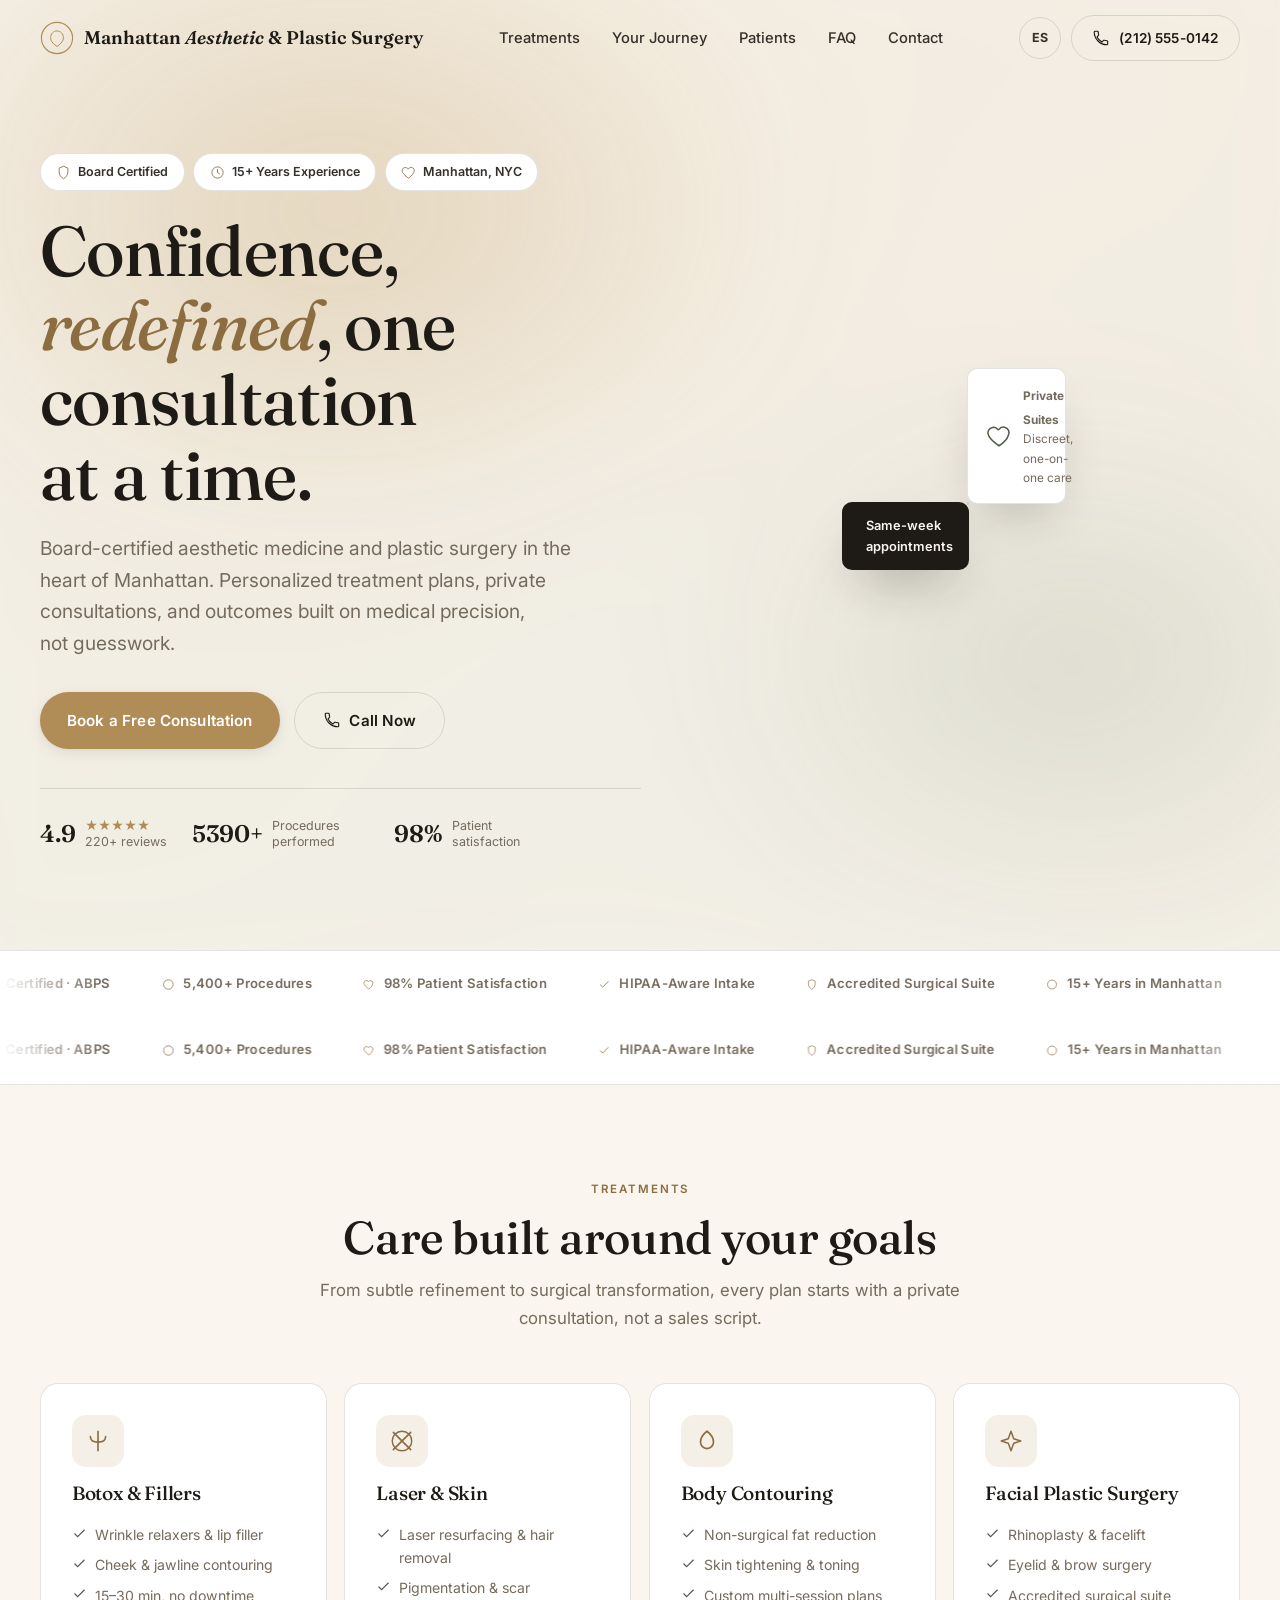
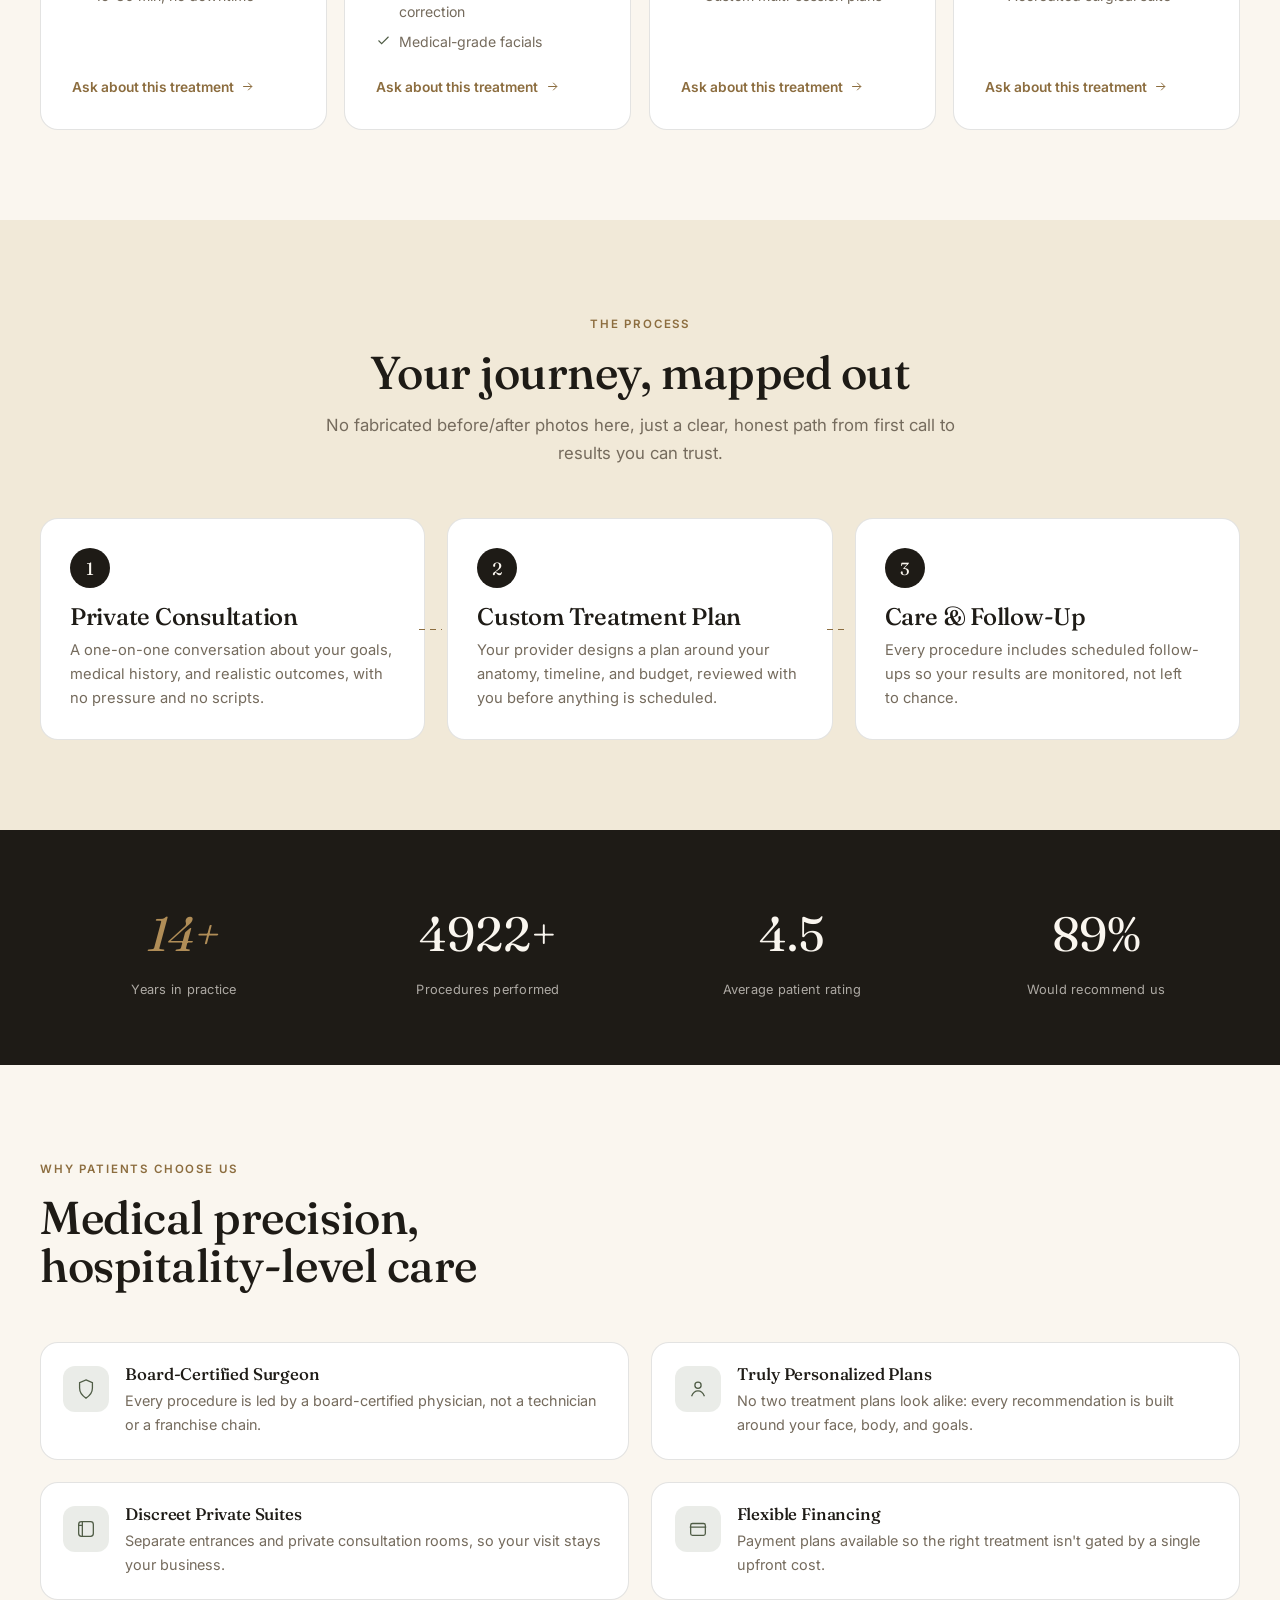
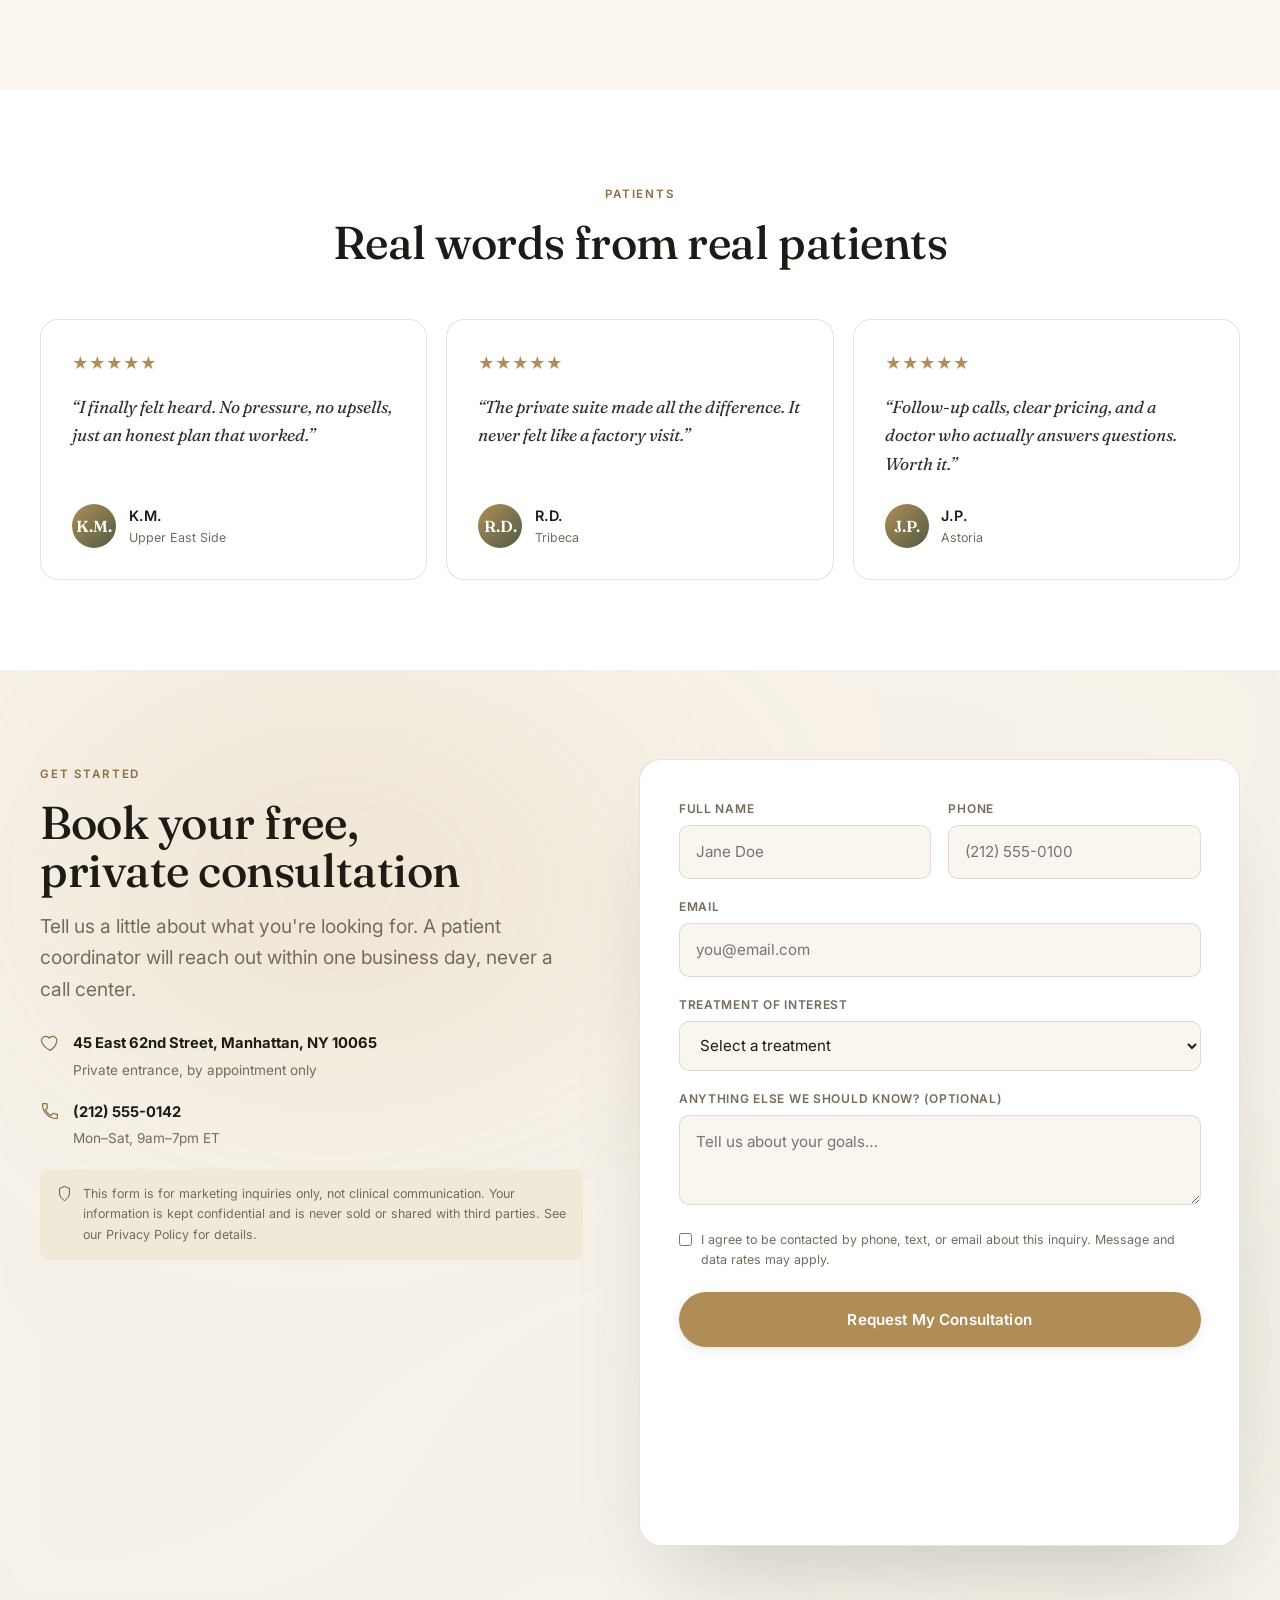
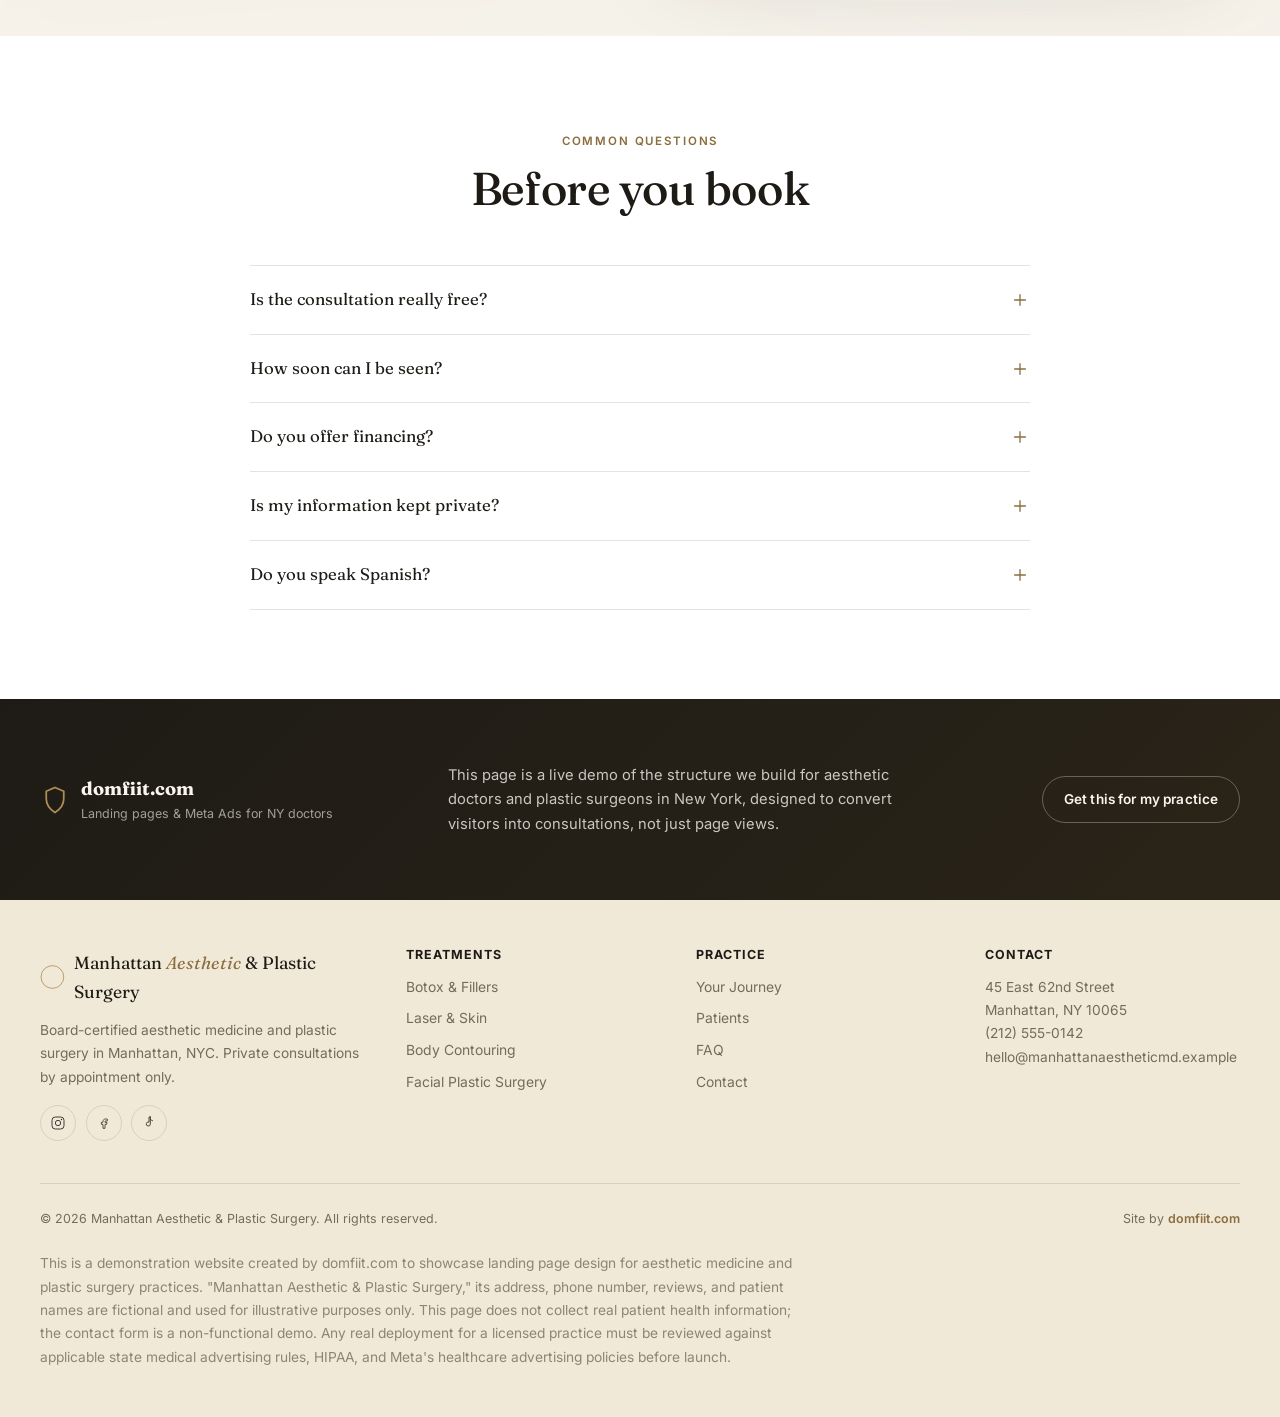
<file: ny-doctors/index.html>
<!doctype html>
<html lang="en" data-lang="en">
<head>
<meta charset="UTF-8">
<meta name="viewport" content="width=device-width, initial-scale=1.0">
<title>Manhattan Aesthetic &amp; Plastic Surgery | Demo Landing Page by domfiit.com</title>
<meta name="description" content="Demo landing page template for board-certified aesthetic doctors and plastic surgeons in New York City, built by domfiit.com, landing pages &amp; Meta Ads for NY medical practices.">
<meta name="robots" content="noindex, nofollow">
<link rel="preconnect" href="https://fonts.googleapis.com">
<link rel="preconnect" href="https://fonts.gstatic.com" crossorigin>
<link rel="stylesheet" href="https://fonts.googleapis.com/css2?family=Fraunces:ital,opsz,wght@0,9..144,400;0,9..144,500;0,9..144,600;1,9..144,500&family=Inter:wght@400;500;600;700&display=swap">
<link rel="stylesheet" href="styles.css?v=20260824">
<link rel="icon" href="data:image/svg+xml,%3Csvg xmlns='http://www.w3.org/2000/svg' viewBox='0 0 100 100'%3E%3Ccircle cx='50' cy='50' r='48' fill='%23FAF6EF' stroke='%23B08D57' stroke-width='4'/%3E%3Ctext x='50' y='64' font-size='50' text-anchor='middle' fill='%23B08D57' font-family='Georgia, serif'%3EM%3C/text%3E%3C/svg%3E">
</head>
<body>
<a class="skip-link" href="#main">Skip to content</a>

<!-- Scroll progress -->
<div class="scroll-progress" aria-hidden="true"><span data-scroll-progress></span></div>

<!-- ============ NAV ============ -->
<header class="nav" data-nav>
  <div class="container nav-inner">
    <a href="#top" class="brand">
      <svg class="brand-mark" viewBox="0 0 48 48" fill="none" aria-hidden="true"><circle cx="24" cy="24" r="22" stroke="#B08D57" stroke-width="1.6"/><path d="M24 14c-5 0-9 4.2-9 9.6 0 5.9 5.4 9.6 9 12.4 3.6-2.8 9-6.5 9-12.4 0-5.4-4-9.6-9-9.6z" stroke="#B08D57" stroke-width="1.4" fill="none"/></svg>
      <span class="brand-name">Manhattan <em>Aesthetic</em> &amp; Plastic Surgery</span>
    </a>
    <nav class="nav-links" aria-label="Primary">
      <a class="nav-link" href="#services"><span class="i18n-en">Treatments</span><span class="i18n-es" hidden>Tratamientos</span></a>
      <a class="nav-link" href="#journey"><span class="i18n-en">Your Journey</span><span class="i18n-es" hidden>Tu Proceso</span></a>
      <a class="nav-link" href="#testimonials"><span class="i18n-en">Patients</span><span class="i18n-es" hidden>Pacientes</span></a>
      <a class="nav-link" href="#faq"><span class="i18n-en">FAQ</span><span class="i18n-es" hidden>Preguntas</span></a>
      <a class="nav-link" href="#contact"><span class="i18n-en">Contact</span><span class="i18n-es" hidden>Contacto</span></a>
    </nav>
    <div class="nav-actions">
      <button class="lang-toggle" type="button" data-lang-toggle aria-label="Switch to Spanish">ES</button>
      <a class="btn btn-ghost btn-sm nav-call" href="tel:+12125550142">
        <svg viewBox="0 0 24 24" fill="none" aria-hidden="true"><path d="M6.6 10.8c1.4 2.8 3.8 5.1 6.6 6.6l2.2-2.2c.3-.3.7-.4 1-.2 1.1.4 2.3.6 3.5.6.6 0 1 .4 1 1V20c0 .6-.4 1-1 1C10.6 21 3 13.4 3 4c0-.6.4-1 1-1h3.3c.6 0 1 .4 1 1 0 1.2.2 2.4.6 3.5.1.4 0 .8-.3 1L6.6 10.8z" stroke="currentColor" stroke-width="1.5" stroke-linejoin="round"/></svg>
        <span class="i18n-en">(212) 555-0142</span><span class="i18n-es" hidden>(212) 555-0142</span>
      </a>
      <button class="hamburger" type="button" data-menu-toggle aria-expanded="false" aria-controls="nav-mobile" aria-label="Menu">
        <span></span><span></span><span></span>
      </button>
    </div>
  </div>
</header>

<div class="nav-mobile" id="nav-mobile" data-nav-mobile aria-hidden="true">
  <a class="nav-mobile-link" href="#services"><span class="i18n-en">Treatments</span><span class="i18n-es" hidden>Tratamientos</span></a>
  <a class="nav-mobile-link" href="#journey"><span class="i18n-en">Your Journey</span><span class="i18n-es" hidden>Tu Proceso</span></a>
  <a class="nav-mobile-link" href="#testimonials"><span class="i18n-en">Patients</span><span class="i18n-es" hidden>Pacientes</span></a>
  <a class="nav-mobile-link" href="#faq"><span class="i18n-en">FAQ</span><span class="i18n-es" hidden>Preguntas</span></a>
  <a class="nav-mobile-link" href="#contact"><span class="i18n-en">Contact</span><span class="i18n-es" hidden>Contacto</span></a>
  <div class="nav-mobile-foot">
    <a class="btn btn-gold btn-block" href="tel:+12125550142">
      <span class="i18n-en">Call (212) 555-0142</span><span class="i18n-es" hidden>Llamar (212) 555-0142</span>
    </a>
  </div>
</div>

<main id="main">

  <!-- ============ HERO ============ -->
  <section class="hero" id="top">
    <div class="hero-mesh" aria-hidden="true"></div>
    <div class="container">
      <div class="hero-grid">
        <div data-reveal>
          <div class="hero-badges">
            <span class="pill"><svg viewBox="0 0 24 24" fill="none" aria-hidden="true"><path d="M12 2l7 3v6c0 5-3 8.5-7 11-4-2.5-7-6-7-11V5l7-3z" stroke="currentColor" stroke-width="1.4"/></svg><span class="i18n-en">Board Certified</span><span class="i18n-es" hidden>Certificación ABPS</span></span>
            <span class="pill"><svg viewBox="0 0 24 24" fill="none" aria-hidden="true"><circle cx="12" cy="12" r="9" stroke="currentColor" stroke-width="1.4"/><path d="M12 7v5l3.2 2" stroke="currentColor" stroke-width="1.4" stroke-linecap="round"/></svg><span class="i18n-en">15+ Years Experience</span><span class="i18n-es" hidden>+15 Años de Experiencia</span></span>
            <span class="pill"><svg viewBox="0 0 24 24" fill="none" aria-hidden="true"><path d="M12 21s-7-4.6-9.5-9.1C.6 8.4 2.4 4.8 6 4.1c2-.4 3.9.4 5 2 .1.1.9-.1 1-.2 1.1-1.6 3-2.4 5-2 3.6.7 5.4 4.3 3.5 7.8C19 16.4 12 21 12 21z" stroke="currentColor" stroke-width="1.4"/></svg><span class="i18n-en">Manhattan, NYC</span><span class="i18n-es" hidden>Manhattan, NYC</span></span>
          </div>
          <h1 class="hero-title">
            <span class="line i18n-en">Confidence, <em>redefined</em>, one consultation at a time.</span>
            <span class="line i18n-es" hidden>Confianza, <em>redefinida</em>, a partir de tu primera consulta.</span>
          </h1>
          <p class="hero-sub lead">
            <span class="i18n-en">Board-certified aesthetic medicine and plastic surgery in the heart of Manhattan. Personalized treatment plans, private consultations, and outcomes built on medical precision, not guesswork.</span>
            <span class="i18n-es" hidden>Medicina estética y cirugía plástica certificada en el corazón de Manhattan. Planes de tratamiento personalizados, consultas privadas y resultados basados en precisión médica.</span>
          </p>
          <div class="hero-cta-row">
            <a class="btn btn-gold" href="#contact" data-magnetic data-magnetic-strength="0.25">
              <span class="i18n-en">Book a Free Consultation</span><span class="i18n-es" hidden>Agendar Consulta Gratuita</span>
            </a>
            <a class="btn btn-ghost" href="tel:+12125550142">
              <svg viewBox="0 0 24 24" fill="none" aria-hidden="true"><path d="M6.6 10.8c1.4 2.8 3.8 5.1 6.6 6.6l2.2-2.2c.3-.3.7-.4 1-.2 1.1.4 2.3.6 3.5.6.6 0 1 .4 1 1V20c0 .6-.4 1-1 1C10.6 21 3 13.4 3 4c0-.6.4-1 1-1h3.3c.6 0 1 .4 1 1 0 1.2.2 2.4.6 3.5.1.4 0 .8-.3 1L6.6 10.8z" stroke="currentColor" stroke-width="1.5" stroke-linejoin="round"/></svg>
              <span class="i18n-en">Call Now</span><span class="i18n-es" hidden>Llamar Ahora</span>
            </a>
          </div>
          <div class="hero-trust">
            <div class="hero-trust-item">
              <span class="hero-trust-num"><span data-count-to="4.9">0</span></span>
              <span class="hero-trust-label"><span class="stars" aria-hidden="true">★★★★★</span><br><span class="i18n-en">220+ reviews</span><span class="i18n-es" hidden>+220 reseñas</span></span>
            </div>
            <div class="hero-trust-item">
              <span class="hero-trust-num"><span data-count-to="5400">0</span>+</span>
              <span class="hero-trust-label i18n-en">Procedures performed</span>
              <span class="hero-trust-label i18n-es" hidden>Procedimientos realizados</span>
            </div>
            <div class="hero-trust-item">
              <span class="hero-trust-num"><span data-count-to="98">0</span>%</span>
              <span class="hero-trust-label i18n-en">Patient satisfaction</span>
              <span class="hero-trust-label i18n-es" hidden>Satisfacción de pacientes</span>
            </div>
          </div>
        </div>

        <div class="hero-visual" data-reveal>
          <div class="hero-portrait">
            <svg viewBox="0 0 440 550" fill="none" aria-hidden="true">
              <defs>
                <linearGradient id="g1" x1="0" y1="0" x2="1" y2="1">
                  <stop offset="0" stop-color="#B08D57" stop-opacity=".55"/>
                  <stop offset="1" stop-color="#6B7B5E" stop-opacity=".35"/>
                </linearGradient>
              </defs>
              <path d="M220 120c-58 0-100 46-100 108 0 66 46 96 100 138 54-42 100-72 100-138 0-62-42-108-100-108z" stroke="url(#g1)" stroke-width="1.6"/>
              <circle cx="220" cy="230" r="58" stroke="#B08D57" stroke-width="1.4" opacity=".6"/>
              <path d="M150 400c22-14 48-20 70-20s48 6 70 20" stroke="#6B7B5E" stroke-width="1.4" opacity=".5"/>
              <path d="M90 90c14 22 18 46 10 70" stroke="#B08D57" stroke-width="1.2" opacity=".4"/>
              <path d="M350 460c-14 22-18 46-10 70" stroke="#6B7B5E" stroke-width="1.2" opacity=".4"/>
              <circle cx="90" cy="470" r="4" fill="#B08D57" opacity=".6"/>
              <circle cx="360" cy="110" r="4" fill="#6B7B5E" opacity=".6"/>
            </svg>
          </div>
          <div class="hero-card-float">
            <svg viewBox="0 0 24 24" fill="none" aria-hidden="true"><path d="M12 21s-7-4.6-9.5-9.1C.6 8.4 2.4 4.8 6 4.1c2-.4 3.9.4 5 2 .1.1.9-.1 1-.2 1.1-1.6 3-2.4 5-2 3.6.7 5.4 4.3 3.5 7.8C19 16.4 12 21 12 21z" stroke="currentColor" stroke-width="1.4"/></svg>
            <span>
              <strong><span class="i18n-en">Private Suites</span><span class="i18n-es" hidden>Suites Privadas</span></strong>
              <span class="i18n-en">Discreet, one-on-one care</span><span class="i18n-es" hidden>Atención discreta y personal</span>
            </span>
          </div>
          <div class="hero-card-float2">
            <svg viewBox="0 0 24 24" fill="none" aria-hidden="true"><path d="M5 13l4 4L19 7" stroke="currentColor" stroke-width="2" stroke-linecap="round" stroke-linejoin="round"/></svg>
            <span class="i18n-en">Same-week appointments</span><span class="i18n-es" hidden>Citas esta misma semana</span>
          </div>
        </div>
      </div>
    </div>
  </section>

  <!-- ============ TRUST MARQUEE ============ -->
  <section class="trust-strip" aria-label="Credentials">
    <div class="marquee">
      <div class="marquee-track" data-marquee>
        <span class="marquee-item"><svg viewBox="0 0 24 24" fill="none"><path d="M12 2l7 3v6c0 5-3 8.5-7 11-4-2.5-7-6-7-11V5l7-3z" stroke="currentColor" stroke-width="1.4"/></svg>Board Certified · ABPS</span>
        <span class="marquee-item"><svg viewBox="0 0 24 24" fill="none"><circle cx="12" cy="12" r="9" stroke="currentColor" stroke-width="1.4"/></svg>5,400+ Procedures</span>
        <span class="marquee-item"><svg viewBox="0 0 24 24" fill="none"><path d="M12 21s-7-4.6-9.5-9.1C.6 8.4 2.4 4.8 6 4.1c2-.4 3.9.4 5 2 1.1-1.6 3-2.4 5-2 3.6.7 5.4 4.3 3.5 7.8C19 16.4 12 21 12 21z" stroke="currentColor" stroke-width="1.4"/></svg>98% Patient Satisfaction</span>
        <span class="marquee-item"><svg viewBox="0 0 24 24" fill="none"><path d="M4 12l5 5L20 6" stroke="currentColor" stroke-width="1.6"/></svg>HIPAA-Aware Intake</span>
        <span class="marquee-item"><svg viewBox="0 0 24 24" fill="none"><path d="M12 2l7 3v6c0 5-3 8.5-7 11-4-2.5-7-6-7-11V5l7-3z" stroke="currentColor" stroke-width="1.4"/></svg>Accredited Surgical Suite</span>
        <span class="marquee-item"><svg viewBox="0 0 24 24" fill="none"><circle cx="12" cy="12" r="9" stroke="currentColor" stroke-width="1.4"/></svg>15+ Years in Manhattan</span>
      </div>
    </div>
  </section>

  <!-- ============ SERVICES ============ -->
  <section class="section" id="services">
    <div class="container">
      <div class="section-head section-head--center">
        <span class="eyebrow"><span class="i18n-en">Treatments</span><span class="i18n-es" hidden>Tratamientos</span></span>
        <h2 class="i18n-en">Care built around your goals</h2>
        <h2 class="i18n-es" hidden>Cuidado hecho a tu medida</h2>
        <p class="section-lede i18n-en">From subtle refinement to surgical transformation, every plan starts with a private consultation, not a sales script.</p>
        <p class="section-lede i18n-es" hidden>Desde ajustes sutiles hasta transformaciones quirúrgicas, cada plan comienza con una consulta privada, no un guion de ventas.</p>
      </div>

      <div class="services-grid">
        <article class="service-card card has-tilt" data-reveal>
          <div class="service-icon"><svg viewBox="0 0 24 24" fill="none"><path d="M12 3v18M5 8c0 4 3 5 7 5s7-1 7-5" stroke="currentColor" stroke-width="1.5" stroke-linecap="round"/></svg></div>
          <h3><span class="i18n-en">Botox &amp; Fillers</span><span class="i18n-es" hidden>Botox y Rellenos</span></h3>
          <ul class="service-list">
            <li><svg viewBox="0 0 24 24" fill="none"><path d="M4 12l5 5L20 6" stroke="currentColor" stroke-width="1.8"/></svg><span class="i18n-en">Wrinkle relaxers &amp; lip filler</span><span class="i18n-es" hidden>Relajantes de arrugas y relleno labial</span></li>
            <li><svg viewBox="0 0 24 24" fill="none"><path d="M4 12l5 5L20 6" stroke="currentColor" stroke-width="1.8"/></svg><span class="i18n-en">Cheek &amp; jawline contouring</span><span class="i18n-es" hidden>Contorno de pómulos y mandíbula</span></li>
            <li><svg viewBox="0 0 24 24" fill="none"><path d="M4 12l5 5L20 6" stroke="currentColor" stroke-width="1.8"/></svg><span class="i18n-en">15–30 min, no downtime</span><span class="i18n-es" hidden>15–30 min, sin tiempo de recuperación</span></li>
          </ul>
          <a class="service-link" href="#contact" data-treatment="Botox & Fillers">
            <span class="i18n-en">Ask about this treatment</span><span class="i18n-es" hidden>Consultar este tratamiento</span>
            <svg viewBox="0 0 24 24" fill="none"><path d="M5 12h14M13 6l6 6-6 6" stroke="currentColor" stroke-width="1.6"/></svg>
          </a>
        </article>

        <article class="service-card card has-tilt" data-reveal>
          <div class="service-icon"><svg viewBox="0 0 24 24" fill="none"><path d="M4 4l16 16M4 20L20 4" stroke="currentColor" stroke-width="1.5" stroke-linecap="round"/><circle cx="12" cy="12" r="9" stroke="currentColor" stroke-width="1.3"/></svg></div>
          <h3><span class="i18n-en">Laser &amp; Skin</span><span class="i18n-es" hidden>Láser y Piel</span></h3>
          <ul class="service-list">
            <li><svg viewBox="0 0 24 24" fill="none"><path d="M4 12l5 5L20 6" stroke="currentColor" stroke-width="1.8"/></svg><span class="i18n-en">Laser resurfacing &amp; hair removal</span><span class="i18n-es" hidden>Resurfacing láser y depilación</span></li>
            <li><svg viewBox="0 0 24 24" fill="none"><path d="M4 12l5 5L20 6" stroke="currentColor" stroke-width="1.8"/></svg><span class="i18n-en">Pigmentation &amp; scar correction</span><span class="i18n-es" hidden>Corrección de pigmentación y cicatrices</span></li>
            <li><svg viewBox="0 0 24 24" fill="none"><path d="M4 12l5 5L20 6" stroke="currentColor" stroke-width="1.8"/></svg><span class="i18n-en">Medical-grade facials</span><span class="i18n-es" hidden>Faciales de grado médico</span></li>
          </ul>
          <a class="service-link" href="#contact" data-treatment="Laser & Skin">
            <span class="i18n-en">Ask about this treatment</span><span class="i18n-es" hidden>Consultar este tratamiento</span>
            <svg viewBox="0 0 24 24" fill="none"><path d="M5 12h14M13 6l6 6-6 6" stroke="currentColor" stroke-width="1.6"/></svg>
          </a>
        </article>

        <article class="service-card card has-tilt" data-reveal>
          <div class="service-icon"><svg viewBox="0 0 24 24" fill="none"><path d="M12 3c-4 3-6 6-6 10a6 6 0 0012 0c0-4-2-7-6-10z" stroke="currentColor" stroke-width="1.5"/></svg></div>
          <h3><span class="i18n-en">Body Contouring</span><span class="i18n-es" hidden>Contorno Corporal</span></h3>
          <ul class="service-list">
            <li><svg viewBox="0 0 24 24" fill="none"><path d="M4 12l5 5L20 6" stroke="currentColor" stroke-width="1.8"/></svg><span class="i18n-en">Non-surgical fat reduction</span><span class="i18n-es" hidden>Reducción de grasa no quirúrgica</span></li>
            <li><svg viewBox="0 0 24 24" fill="none"><path d="M4 12l5 5L20 6" stroke="currentColor" stroke-width="1.8"/></svg><span class="i18n-en">Skin tightening &amp; toning</span><span class="i18n-es" hidden>Reafirmación y tonificación de piel</span></li>
            <li><svg viewBox="0 0 24 24" fill="none"><path d="M4 12l5 5L20 6" stroke="currentColor" stroke-width="1.8"/></svg><span class="i18n-en">Custom multi-session plans</span><span class="i18n-es" hidden>Planes personalizados en varias sesiones</span></li>
          </ul>
          <a class="service-link" href="#contact" data-treatment="Body Contouring">
            <span class="i18n-en">Ask about this treatment</span><span class="i18n-es" hidden>Consultar este tratamiento</span>
            <svg viewBox="0 0 24 24" fill="none"><path d="M5 12h14M13 6l6 6-6 6" stroke="currentColor" stroke-width="1.6"/></svg>
          </a>
        </article>

        <article class="service-card card has-tilt" data-reveal>
          <div class="service-icon"><svg viewBox="0 0 24 24" fill="none"><path d="M12 3l2.5 6.9L21 12l-6.5 2.1L12 21l-2.5-6.9L3 12l6.5-2.1L12 3z" stroke="currentColor" stroke-width="1.4" stroke-linejoin="round"/></svg></div>
          <h3><span class="i18n-en">Facial Plastic Surgery</span><span class="i18n-es" hidden>Cirugía Facial</span></h3>
          <ul class="service-list">
            <li><svg viewBox="0 0 24 24" fill="none"><path d="M4 12l5 5L20 6" stroke="currentColor" stroke-width="1.8"/></svg><span class="i18n-en">Rhinoplasty &amp; facelift</span><span class="i18n-es" hidden>Rinoplastia y lifting facial</span></li>
            <li><svg viewBox="0 0 24 24" fill="none"><path d="M4 12l5 5L20 6" stroke="currentColor" stroke-width="1.8"/></svg><span class="i18n-en">Eyelid &amp; brow surgery</span><span class="i18n-es" hidden>Cirugía de párpados y cejas</span></li>
            <li><svg viewBox="0 0 24 24" fill="none"><path d="M4 12l5 5L20 6" stroke="currentColor" stroke-width="1.8"/></svg><span class="i18n-en">Accredited surgical suite</span><span class="i18n-es" hidden>Quirófano acreditado</span></li>
          </ul>
          <a class="service-link" href="#contact" data-treatment="Facial Plastic Surgery">
            <span class="i18n-en">Ask about this treatment</span><span class="i18n-es" hidden>Consultar este tratamiento</span>
            <svg viewBox="0 0 24 24" fill="none"><path d="M5 12h14M13 6l6 6-6 6" stroke="currentColor" stroke-width="1.6"/></svg>
          </a>
        </article>
      </div>
    </div>
  </section>

  <!-- ============ JOURNEY (replaces before/after photography) ============ -->
  <section class="section journey" id="journey">
    <div class="container">
      <div class="section-head section-head--center">
        <span class="eyebrow"><span class="i18n-en">The Process</span><span class="i18n-es" hidden>El Proceso</span></span>
        <h2 class="i18n-en">Your journey, mapped out</h2>
        <h2 class="i18n-es" hidden>Tu proceso, paso a paso</h2>
        <p class="section-lede i18n-en">No fabricated before/after photos here, just a clear, honest path from first call to results you can trust.</p>
        <p class="section-lede i18n-es" hidden>Sin fotos de antes/después fabricadas, solo un camino claro y honesto desde tu primera llamada hasta resultados en los que puedes confiar.</p>
      </div>
      <div class="journey-grid">
        <div class="journey-step" data-reveal>
          <span class="journey-num">1</span>
          <h3><span class="i18n-en">Private Consultation</span><span class="i18n-es" hidden>Consulta Privada</span></h3>
          <p><span class="i18n-en">A one-on-one conversation about your goals, medical history, and realistic outcomes, with no pressure and no scripts.</span><span class="i18n-es" hidden>Una conversación uno a uno sobre tus objetivos, historial médico y resultados realistas, sin presión y sin guiones.</span></p>
        </div>
        <div class="journey-step" data-reveal>
          <span class="journey-num">2</span>
          <h3><span class="i18n-en">Custom Treatment Plan</span><span class="i18n-es" hidden>Plan de Tratamiento a Medida</span></h3>
          <p><span class="i18n-en">Your provider designs a plan around your anatomy, timeline, and budget, reviewed with you before anything is scheduled.</span><span class="i18n-es" hidden>Tu médico diseña un plan según tu anatomía, tiempos y presupuesto, revisado contigo antes de agendar nada.</span></p>
        </div>
        <div class="journey-step" data-reveal>
          <span class="journey-num">3</span>
          <h3><span class="i18n-en">Care &amp; Follow-Up</span><span class="i18n-es" hidden>Cuidado y Seguimiento</span></h3>
          <p><span class="i18n-en">Every procedure includes scheduled follow-ups so your results are monitored, not left to chance.</span><span class="i18n-es" hidden>Cada procedimiento incluye seguimiento programado para monitorear tus resultados.</span></p>
        </div>
      </div>
    </div>
  </section>

  <!-- ============ STATS BAND ============ -->
  <section class="section section--tight stats-band">
    <div class="container">
      <div class="stats-grid">
        <div data-reveal>
          <div class="stat-num"><em><span data-count-to="15">0</span>+</em></div>
          <div class="stat-label i18n-en">Years in practice</div>
          <div class="stat-label i18n-es" hidden>Años de experiencia</div>
        </div>
        <div data-reveal>
          <div class="stat-num"><span data-count-to="5400">0</span>+</div>
          <div class="stat-label i18n-en">Procedures performed</div>
          <div class="stat-label i18n-es" hidden>Procedimientos realizados</div>
        </div>
        <div data-reveal>
          <div class="stat-num"><span data-count-to="4.9">0</span></div>
          <div class="stat-label i18n-en">Average patient rating</div>
          <div class="stat-label i18n-es" hidden>Calificación promedio</div>
        </div>
        <div data-reveal>
          <div class="stat-num"><span data-count-to="98">0</span>%</div>
          <div class="stat-label i18n-en">Would recommend us</div>
          <div class="stat-label i18n-es" hidden>Nos recomendarían</div>
        </div>
      </div>
    </div>
  </section>

  <!-- ============ WHY CHOOSE US ============ -->
  <section class="section">
    <div class="container">
      <div class="section-head">
        <span class="eyebrow"><span class="i18n-en">Why Patients Choose Us</span><span class="i18n-es" hidden>Por Qué Nos Eligen</span></span>
        <h2 class="i18n-en">Medical precision, hospitality-level care</h2>
        <h2 class="i18n-es" hidden>Precisión médica, atención de primer nivel</h2>
      </div>
      <div class="why-grid">
        <div class="why-item" data-reveal>
          <div class="why-icon"><svg viewBox="0 0 24 24" fill="none"><path d="M12 2l7 3v6c0 5-3 8.5-7 11-4-2.5-7-6-7-11V5l7-3z" stroke="currentColor" stroke-width="1.4"/></svg></div>
          <div>
            <h3><span class="i18n-en">Board-Certified Surgeon</span><span class="i18n-es" hidden>Cirujano Certificado</span></h3>
            <p><span class="i18n-en">Every procedure is led by a board-certified physician, not a technician or a franchise chain.</span><span class="i18n-es" hidden>Cada procedimiento es dirigido por un médico certificado, no por un técnico o cadena franquiciada.</span></p>
          </div>
        </div>
        <div class="why-item" data-reveal>
          <div class="why-icon"><svg viewBox="0 0 24 24" fill="none"><circle cx="12" cy="8" r="3.4" stroke="currentColor" stroke-width="1.4"/><path d="M5 20c1.5-4 4-6 7-6s5.5 2 7 6" stroke="currentColor" stroke-width="1.4"/></svg></div>
          <div>
            <h3><span class="i18n-en">Truly Personalized Plans</span><span class="i18n-es" hidden>Planes Verdaderamente Personalizados</span></h3>
            <p><span class="i18n-en">No two treatment plans look alike: every recommendation is built around your face, body, and goals.</span><span class="i18n-es" hidden>Ningún plan es igual a otro: cada recomendación se construye según tu rostro, cuerpo y objetivos.</span></p>
          </div>
        </div>
        <div class="why-item" data-reveal>
          <div class="why-icon"><svg viewBox="0 0 24 24" fill="none"><rect x="4" y="4" width="16" height="16" rx="3" stroke="currentColor" stroke-width="1.4"/><path d="M8 4v16M4 8h4" stroke="currentColor" stroke-width="1.4"/></svg></div>
          <div>
            <h3><span class="i18n-en">Discreet Private Suites</span><span class="i18n-es" hidden>Suites Privadas y Discretas</span></h3>
            <p><span class="i18n-en">Separate entrances and private consultation rooms, so your visit stays your business.</span><span class="i18n-es" hidden>Entradas separadas y salas de consulta privadas, tu visita es solo tuya.</span></p>
          </div>
        </div>
        <div class="why-item" data-reveal>
          <div class="why-icon"><svg viewBox="0 0 24 24" fill="none"><path d="M3 10h18M6 6h12a2 2 0 012 2v9a2 2 0 01-2 2H6a2 2 0 01-2-2V8a2 2 0 012-2z" stroke="currentColor" stroke-width="1.4"/></svg></div>
          <div>
            <h3><span class="i18n-en">Flexible Financing</span><span class="i18n-es" hidden>Financiamiento Flexible</span></h3>
            <p><span class="i18n-en">Payment plans available so the right treatment isn't gated by a single upfront cost.</span><span class="i18n-es" hidden>Planes de pago disponibles para que el tratamiento adecuado no dependa de un solo pago inicial.</span></p>
          </div>
        </div>
      </div>
    </div>
  </section>

  <!-- ============ TESTIMONIALS ============ -->
  <section class="section" id="testimonials" style="background:var(--paper)">
    <div class="container">
      <div class="section-head section-head--center">
        <span class="eyebrow"><span class="i18n-en">Patients</span><span class="i18n-es" hidden>Pacientes</span></span>
        <h2 class="i18n-en">Real words from real patients</h2>
        <h2 class="i18n-es" hidden>Palabras reales de pacientes reales</h2>
      </div>
      <div class="testi-grid">
        <article class="testi-card card has-tilt" data-reveal>
          <div class="stars" aria-hidden="true">★★★★★</div>
          <p class="testi-quote">
            <span class="i18n-en">“I finally felt heard. No pressure, no upsells, just an honest plan that worked.”</span>
            <span class="i18n-es" hidden>“Por fin me sentí escuchada. Sin presión, sin ventas forzadas, solo un plan honesto que funcionó.”</span>
          </p>
          <div class="testi-foot">
            <div class="avatar">K.M.</div>
            <div>
              <div class="testi-name">K.M.</div>
              <div class="testi-loc i18n-en">Upper East Side</div>
              <div class="testi-loc i18n-es" hidden>Upper East Side</div>
            </div>
          </div>
        </article>
        <article class="testi-card card has-tilt" data-reveal>
          <div class="stars" aria-hidden="true">★★★★★</div>
          <p class="testi-quote">
            <span class="i18n-en">“The private suite made all the difference. It never felt like a factory visit.”</span>
            <span class="i18n-es" hidden>“La suite privada marcó la diferencia. Nunca se sintió como una consulta en cadena.”</span>
          </p>
          <div class="testi-foot">
            <div class="avatar">R.D.</div>
            <div>
              <div class="testi-name">R.D.</div>
              <div class="testi-loc i18n-en">Tribeca</div>
              <div class="testi-loc i18n-es" hidden>Tribeca</div>
            </div>
          </div>
        </article>
        <article class="testi-card card has-tilt" data-reveal>
          <div class="stars" aria-hidden="true">★★★★★</div>
          <p class="testi-quote">
            <span class="i18n-en">“Follow-up calls, clear pricing, and a doctor who actually answers questions. Worth it.”</span>
            <span class="i18n-es" hidden>“Llamadas de seguimiento, precios claros y un médico que realmente responde preguntas. Vale la pena.”</span>
          </p>
          <div class="testi-foot">
            <div class="avatar">J.P.</div>
            <div>
              <div class="testi-name">J.P.</div>
              <div class="testi-loc i18n-en">Astoria</div>
              <div class="testi-loc i18n-es" hidden>Astoria</div>
            </div>
          </div>
        </article>
      </div>
    </div>
  </section>

  <!-- ============ LEAD FORM ============ -->
  <section class="section form-section" id="contact">
    <div class="hero-mesh" aria-hidden="true" style="opacity:.45"></div>
    <div class="container">
      <div class="form-wrap">
        <div data-reveal>
          <span class="eyebrow"><span class="i18n-en">Get Started</span><span class="i18n-es" hidden>Comienza Aquí</span></span>
          <h2 class="i18n-en">Book your free, private consultation</h2>
          <h2 class="i18n-es" hidden>Agenda tu consulta privada y gratuita</h2>
          <p class="lead" style="margin-top:.9rem">
            <span class="i18n-en">Tell us a little about what you're looking for. A patient coordinator will reach out within one business day, never a call center.</span>
            <span class="i18n-es" hidden>Cuéntanos qué estás buscando. Un coordinador te contactará dentro de un día hábil, nunca un call center.</span>
          </p>
          <div class="form-info-list">
            <div class="form-info-item">
              <svg viewBox="0 0 24 24" fill="none"><path d="M12 21s-7-4.6-9.5-9.1C.6 8.4 2.4 4.8 6 4.1c2-.4 3.9.4 5 2 1.1-1.6 3-2.4 5-2 3.6.7 5.4 4.3 3.5 7.8C19 16.4 12 21 12 21z" stroke="currentColor" stroke-width="1.4"/></svg>
              <div>
                <strong class="i18n-en">45 East 62nd Street, Manhattan, NY 10065</strong>
                <strong class="i18n-es" hidden>45 East 62nd Street, Manhattan, NY 10065</strong>
                <span class="i18n-en">Private entrance, by appointment only</span>
                <span class="i18n-es" hidden>Entrada privada, solo con cita</span>
              </div>
            </div>
            <div class="form-info-item">
              <svg viewBox="0 0 24 24" fill="none"><path d="M6.6 10.8c1.4 2.8 3.8 5.1 6.6 6.6l2.2-2.2c.3-.3.7-.4 1-.2 1.1.4 2.3.6 3.5.6.6 0 1 .4 1 1V20c0 .6-.4 1-1 1C10.6 21 3 13.4 3 4c0-.6.4-1 1-1h3.3c.6 0 1 .4 1 1 0 1.2.2 2.4.6 3.5.1.4 0 .8-.3 1L6.6 10.8z" stroke="currentColor" stroke-width="1.5"/></svg>
              <div>
                <strong>(212) 555-0142</strong>
                <span class="i18n-en">Mon–Sat, 9am–7pm ET</span>
                <span class="i18n-es" hidden>Lun–Sáb, 9am–7pm ET</span>
              </div>
            </div>
          </div>
          <div class="privacy-note">
            <svg viewBox="0 0 24 24" fill="none"><path d="M12 2l7 3v6c0 5-3 8.5-7 11-4-2.5-7-6-7-11V5l7-3z" stroke="currentColor" stroke-width="1.4"/></svg>
            <span class="i18n-en">This form is for marketing inquiries only, not clinical communication. Your information is kept confidential and is never sold or shared with third parties. See our Privacy Policy for details.</span>
            <span class="i18n-es" hidden>Este formulario es solo para consultas de marketing, no es comunicación clínica. Tu información se mantiene confidencial y nunca se vende ni comparte con terceros. Consulta nuestra Política de Privacidad para más detalles.</span>
          </div>
        </div>

        <div class="form-card" data-form-card data-reveal>
          <form data-contact-form novalidate>
            <div class="field-row">
              <div class="field">
                <label for="f-name"><span class="i18n-en">Full Name</span><span class="i18n-es" hidden>Nombre Completo</span></label>
                <input id="f-name" type="text" name="name" required autocomplete="name"
                  data-placeholder-en="Jane Doe" data-placeholder-es="Nombre y apellido" placeholder="Jane Doe">
              </div>
              <div class="field">
                <label for="f-phone"><span class="i18n-en">Phone</span><span class="i18n-es" hidden>Teléfono</span></label>
                <input id="f-phone" type="tel" name="phone" required autocomplete="tel"
                  data-placeholder-en="(212) 555-0100" data-placeholder-es="(212) 555-0100" placeholder="(212) 555-0100">
              </div>
            </div>
            <div class="field">
              <label for="f-email"><span class="i18n-en">Email</span><span class="i18n-es" hidden>Correo Electrónico</span></label>
              <input id="f-email" type="email" name="email" required autocomplete="email"
                data-placeholder-en="you@email.com" data-placeholder-es="tucorreo@email.com" placeholder="you@email.com">
            </div>
            <div class="field">
              <label for="f-treatment"><span class="i18n-en">Treatment of Interest</span><span class="i18n-es" hidden>Tratamiento de Interés</span></label>
              <select id="f-treatment" name="treatment" required data-treatment-select>
                <option value="" data-en="Select a treatment" data-es="Selecciona un tratamiento">Select a treatment</option>
                <option value="Botox & Fillers" data-en="Botox &amp; Fillers" data-es="Botox y Rellenos">Botox &amp; Fillers</option>
                <option value="Laser & Skin" data-en="Laser &amp; Skin" data-es="Láser y Piel">Laser &amp; Skin</option>
                <option value="Body Contouring" data-en="Body Contouring" data-es="Contorno Corporal">Body Contouring</option>
                <option value="Facial Plastic Surgery" data-en="Facial Plastic Surgery" data-es="Cirugía Facial">Facial Plastic Surgery</option>
                <option value="Not sure yet" data-en="Not sure yet, need guidance" data-es="Aún no lo sé, necesito orientación">Not sure yet, need guidance</option>
              </select>
            </div>
            <div class="field">
              <label for="f-msg"><span class="i18n-en">Anything else we should know? (optional)</span><span class="i18n-es" hidden>¿Algo más que debamos saber? (opcional)</span></label>
              <textarea id="f-msg" name="message"
                data-placeholder-en="Tell us about your goals…" data-placeholder-es="Cuéntanos sobre tus objetivos…" placeholder="Tell us about your goals…"></textarea>
            </div>
            <label class="consent">
              <input type="checkbox" required name="consent">
              <span class="i18n-en">I agree to be contacted by phone, text, or email about this inquiry. Message and data rates may apply.</span>
              <span class="i18n-es" hidden>Acepto ser contactado(a) por teléfono, mensaje de texto o correo sobre esta consulta. Pueden aplicar tarifas de mensajes y datos.</span>
            </label>
            <button type="submit" class="btn btn-gold btn-block submit-btn">
              <span class="submit-label">
                <span class="i18n-en">Request My Consultation</span><span class="i18n-es" hidden>Solicitar Mi Consulta</span>
              </span>
              <span class="submit-spinner" aria-hidden="true"></span>
            </button>
          </form>
          <div class="form-success">
            <svg viewBox="0 0 24 24" fill="none"><circle cx="12" cy="12" r="10" stroke="currentColor" stroke-width="1.4"/><path d="M8 12.5l2.5 2.5L16 9" stroke="currentColor" stroke-width="1.8" stroke-linecap="round" stroke-linejoin="round"/></svg>
            <h3><span class="i18n-en">Request received</span><span class="i18n-es" hidden>Solicitud recibida</span></h3>
            <p data-success-msg style="color:var(--ink-mute);margin-top:.4rem;font-size:.9rem"></p>
          </div>
        </div>
      </div>
    </div>
  </section>

  <!-- ============ FAQ ============ -->
  <section class="section" id="faq" style="background:var(--paper)">
    <div class="container">
      <div class="section-head section-head--center">
        <span class="eyebrow"><span class="i18n-en">Common Questions</span><span class="i18n-es" hidden>Preguntas Frecuentes</span></span>
        <h2 class="i18n-en">Before you book</h2>
        <h2 class="i18n-es" hidden>Antes de agendar</h2>
      </div>
      <div class="faq-list" data-faq>
        <div class="faq-item" data-open="false">
          <button class="faq-q" type="button">
            <span class="i18n-en">Is the consultation really free?</span><span class="i18n-es" hidden>¿La consulta es realmente gratuita?</span>
            <svg viewBox="0 0 24 24" fill="none"><path d="M12 5v14M5 12h14" stroke="currentColor" stroke-width="1.6"/></svg>
          </button>
          <div class="faq-a"><div class="faq-a-inner">
            <span class="i18n-en">Yes. Your first consultation with our medical team is free and comes with no obligation to book any procedure.</span>
            <span class="i18n-es" hidden>Sí. Tu primera consulta con nuestro equipo médico es gratuita y no genera ninguna obligación de agendar un procedimiento.</span>
          </div></div>
        </div>
        <div class="faq-item" data-open="false">
          <button class="faq-q" type="button">
            <span class="i18n-en">How soon can I be seen?</span><span class="i18n-es" hidden>¿Qué tan pronto pueden atenderme?</span>
            <svg viewBox="0 0 24 24" fill="none"><path d="M12 5v14M5 12h14" stroke="currentColor" stroke-width="1.6"/></svg>
          </button>
          <div class="faq-a"><div class="faq-a-inner">
            <span class="i18n-en">Most patients are offered a consultation within the same week they reach out.</span>
            <span class="i18n-es" hidden>La mayoría de los pacientes reciben una cita para consulta dentro de la misma semana en que nos contactan.</span>
          </div></div>
        </div>
        <div class="faq-item" data-open="false">
          <button class="faq-q" type="button">
            <span class="i18n-en">Do you offer financing?</span><span class="i18n-es" hidden>¿Ofrecen planes de financiamiento?</span>
            <svg viewBox="0 0 24 24" fill="none"><path d="M12 5v14M5 12h14" stroke="currentColor" stroke-width="1.6"/></svg>
          </button>
          <div class="faq-a"><div class="faq-a-inner">
            <span class="i18n-en">Yes, flexible monthly payment plans are available for most surgical and non-surgical treatments.</span>
            <span class="i18n-es" hidden>Sí, ofrecemos planes de pago mensuales flexibles para la mayoría de los tratamientos quirúrgicos y no quirúrgicos.</span>
          </div></div>
        </div>
        <div class="faq-item" data-open="false">
          <button class="faq-q" type="button">
            <span class="i18n-en">Is my information kept private?</span><span class="i18n-es" hidden>¿Mi información se mantiene privada?</span>
            <svg viewBox="0 0 24 24" fill="none"><path d="M12 5v14M5 12h14" stroke="currentColor" stroke-width="1.6"/></svg>
          </button>
          <div class="faq-a"><div class="faq-a-inner">
            <span class="i18n-en">Always. This contact form is used only to schedule your consultation and is never shared or sold to third parties.</span>
            <span class="i18n-es" hidden>Siempre. Este formulario de contacto se usa únicamente para agendar tu consulta y nunca se comparte ni se vende a terceros.</span>
          </div></div>
        </div>
        <div class="faq-item" data-open="false">
          <button class="faq-q" type="button">
            <span class="i18n-en">Do you speak Spanish?</span><span class="i18n-es" hidden>¿Atienden en español?</span>
            <svg viewBox="0 0 24 24" fill="none"><path d="M12 5v14M5 12h14" stroke="currentColor" stroke-width="1.6"/></svg>
          </button>
          <div class="faq-a"><div class="faq-a-inner">
            <span class="i18n-en">Yes. Our patient coordinators are fully bilingual, and consultations are available in English or Spanish.</span>
            <span class="i18n-es" hidden>Sí. Nuestro equipo es completamente bilingüe y las consultas están disponibles en inglés o español.</span>
          </div></div>
        </div>
      </div>
    </div>
  </section>

  <!-- ============ DOMFIIT SHOWCASE STRIP ============ -->
  <section class="section section--tight showcase-strip">
    <div class="container showcase-inner">
      <div class="showcase-brand">
        <svg viewBox="0 0 24 24" fill="none" aria-hidden="true"><path d="M12 2l7 3v6c0 5-3 8.5-7 11-4-2.5-7-6-7-11V5l7-3z" stroke="currentColor" stroke-width="1.4"/></svg>
        <div>
          <strong>domfiit.com</strong>
          <span class="i18n-en">Landing pages &amp; Meta Ads for NY doctors</span>
          <span class="i18n-es" hidden>Landing pages y pauta en Meta Ads para médicos en NY</span>
        </div>
      </div>
      <p class="showcase-text">
        <span class="i18n-en">This page is a live demo of the structure we build for aesthetic doctors and plastic surgeons in New York, designed to convert visitors into consultations, not just page views.</span>
        <span class="i18n-es" hidden>Esta página es una demostración real de la estructura que construimos para médicos estéticos y cirujanos plásticos en Nueva York, diseñada para convertir visitantes en consultas, no solo en vistas de página.</span>
      </p>
      <a class="btn btn-ghost btn-sm" style="border-color:rgba(250,246,239,0.3);color:var(--bg)" href="mailto:hello@domfiit.com">
        <span class="i18n-en">Get this for my practice</span><span class="i18n-es" hidden>Quiero esto para mi consulta</span>
      </a>
    </div>
  </section>

</main>

<!-- ============ FOOTER ============ -->
<footer class="footer">
  <div class="container">
    <div class="footer-grid">
      <div>
        <div class="footer-brand">
          <svg viewBox="0 0 48 48" fill="none" aria-hidden="true"><circle cx="24" cy="24" r="22" stroke="#B08D57" stroke-width="1.6"/></svg>
          <span>Manhattan <em>Aesthetic</em> &amp; Plastic Surgery</span>
        </div>
        <p class="i18n-en">Board-certified aesthetic medicine and plastic surgery in Manhattan, NYC. Private consultations by appointment only.</p>
        <p class="i18n-es" hidden>Medicina estética y cirugía plástica certificada en Manhattan, NYC. Consultas privadas solo con cita.</p>
        <div class="footer-social" aria-label="Social media">
          <a href="#" aria-label="Instagram"><svg viewBox="0 0 24 24" fill="none"><rect x="3" y="3" width="18" height="18" rx="5" stroke="currentColor" stroke-width="1.4"/><circle cx="12" cy="12" r="4" stroke="currentColor" stroke-width="1.4"/><circle cx="17.2" cy="6.8" r="1" fill="currentColor"/></svg></a>
          <a href="#" aria-label="Facebook"><svg viewBox="0 0 24 24" fill="none"><path d="M14 9h3V6h-3c-2 0-3.5 1.5-3.5 3.5V11H8v3h2.5v6h3v-6H16l.5-3h-3V9.6c0-.4.3-.6.5-.6z" stroke="currentColor" stroke-width="1.2"/></svg></a>
          <a href="#" aria-label="TikTok"><svg viewBox="0 0 24 24" fill="none"><path d="M14 3v10.5a3 3 0 11-2-2.8V3h2zM14 6c.6 1.4 1.8 2.4 3.3 2.6" stroke="currentColor" stroke-width="1.3" stroke-linecap="round"/></svg></a>
        </div>
      </div>
      <div>
        <h4><span class="i18n-en">Treatments</span><span class="i18n-es" hidden>Tratamientos</span></h4>
        <div class="footer-links">
          <a href="#services">Botox &amp; Fillers</a>
          <a href="#services">Laser &amp; Skin</a>
          <a href="#services">Body Contouring</a>
          <a href="#services">Facial Plastic Surgery</a>
        </div>
      </div>
      <div>
        <h4><span class="i18n-en">Practice</span><span class="i18n-es" hidden>Consultorio</span></h4>
        <div class="footer-links">
          <a href="#journey"><span class="i18n-en">Your Journey</span><span class="i18n-es" hidden>Tu Proceso</span></a>
          <a href="#testimonials"><span class="i18n-en">Patients</span><span class="i18n-es" hidden>Pacientes</span></a>
          <a href="#faq">FAQ</a>
          <a href="#contact"><span class="i18n-en">Contact</span><span class="i18n-es" hidden>Contacto</span></a>
        </div>
      </div>
      <div>
        <h4><span class="i18n-en">Contact</span><span class="i18n-es" hidden>Contacto</span></h4>
        <address>
          45 East 62nd Street<br>Manhattan, NY 10065<br>
          <a href="tel:+12125550142">(212) 555-0142</a><br>
          <a href="mailto:hello@manhattanaestheticmd.example">hello@manhattanaestheticmd.example</a>
        </address>
      </div>
    </div>
    <div class="footer-bottom">
      <span>© <span data-year></span> Manhattan Aesthetic &amp; Plastic Surgery.
        <span class="i18n-en">All rights reserved.</span><span class="i18n-es" hidden>Todos los derechos reservados.</span>
      </span>
      <span class="i18n-en">Site by <a href="mailto:hello@domfiit.com" style="color:var(--gold-dark);font-weight:600">domfiit.com</a></span>
      <span class="i18n-es" hidden>Sitio creado por <a href="mailto:hello@domfiit.com" style="color:var(--gold-dark);font-weight:600">domfiit.com</a></span>
    </div>
    <p class="footer-legal i18n-en">
      This is a demonstration website created by domfiit.com to showcase landing page design for aesthetic medicine and plastic surgery practices. "Manhattan Aesthetic &amp; Plastic Surgery," its address, phone number, reviews, and patient names are fictional and used for illustrative purposes only. This page does not collect real patient health information; the contact form is a non-functional demo. Any real deployment for a licensed practice must be reviewed against applicable state medical advertising rules, HIPAA, and Meta's healthcare advertising policies before launch.
    </p>
    <p class="footer-legal i18n-es" hidden>
      Este es un sitio de demostración creado por domfiit.com para mostrar el diseño de landing pages para consultorios de medicina estética y cirugía plástica. "Manhattan Aesthetic &amp; Plastic Surgery", su dirección, teléfono, reseñas y nombres de pacientes son ficticios y se usan solo con fines ilustrativos. Esta página no recolecta información médica real de pacientes; el formulario de contacto es una demostración no funcional. Cualquier implementación real para un consultorio con licencia debe revisarse conforme a las normas estatales de publicidad médica, HIPAA y las políticas de publicidad de salud de Meta antes de su lanzamiento.
    </p>
  </div>
</footer>

<!-- ============ MOBILE STICKY CTA ============ -->
<div class="sticky-cta">
  <a class="btn btn-ghost btn-sm" href="tel:+12125550142">
    <svg viewBox="0 0 24 24" fill="none"><path d="M6.6 10.8c1.4 2.8 3.8 5.1 6.6 6.6l2.2-2.2c.3-.3.7-.4 1-.2 1.1.4 2.3.6 3.5.6.6 0 1 .4 1 1V20c0 .6-.4 1-1 1C10.6 21 3 13.4 3 4c0-.6.4-1 1-1h3.3c.6 0 1 .4 1 1 0 1.2.2 2.4.6 3.5.1.4 0 .8-.3 1L6.6 10.8z" stroke="currentColor" stroke-width="1.5"/></svg>
    <span class="i18n-en">Call</span><span class="i18n-es" hidden>Llamar</span>
  </a>
  <a class="btn btn-gold btn-sm" href="#contact">
    <span class="i18n-en">Book Consultation</span><span class="i18n-es" hidden>Agendar Consulta</span>
  </a>
</div>

<script defer src="lib/gsap.min.js"></script>
<script defer src="lib/ScrollTrigger.min.js"></script>
<script defer src="lib/manifest.js"></script>
<script defer src="main.js?v=20260824"></script>
</body>
</html>
</file>
<file: domfiit/styles.css>
/* =============================================================
   1. Tokens
   ============================================================= */
:root {
  --bg:        #F7F7F4;
  --bg-2:      #ECEAE3;
  --surface:   #FFFFFF;
  --ink:       #14161A;
  --ink-soft:  #33363D;
  --ink-mute:  #6B6F78;
  --teal:      #0E6E63;
  --teal-deep: #0A4F47;
  --teal-soft: rgba(14,110,99,0.10);
  --coral:     #D65F35;
  --coral-deep:#B84D28;
  --coral-soft:rgba(214,95,53,0.12);
  --line:      rgba(20,22,26,0.12);
  --line-2:    rgba(20,22,26,0.07);
  --on-teal:   #F7F7F4;
  --on-coral:  #FBF4EF;

  --display: "Archivo", "Helvetica Neue", Arial, sans-serif;
  --sans:    "IBM Plex Sans", -apple-system, BlinkMacSystemFont, "Segoe UI", sans-serif;
  --mono:    "IBM Plex Mono", ui-monospace, "SF Mono", Menlo, monospace;

  --ease-out:  cubic-bezier(0.16, 1, 0.3, 1);
  --ease-soft: cubic-bezier(0.25, 0.46, 0.45, 0.94);
  --nav-h: 74px;
  --radius: 16px;
  --radius-sm: 10px;
}

@media (prefers-color-scheme: dark) {
  :root:not([data-theme="light"]) {
    --bg:        #101215;
    --bg-2:      #191C20;
    --surface:   #1B1E22;
    --ink:       #F2F1EC;
    --ink-soft:  #D6D4CC;
    --ink-mute:  #92968F;
    --teal:      #2BA99B;
    --teal-deep: #7FD3C8;
    --teal-soft: rgba(43,169,155,0.14);
    --coral:     #E97A4E;
    --coral-deep:#F3A17E;
    --coral-soft:rgba(233,122,78,0.16);
    --line:      rgba(242,241,236,0.14);
    --line-2:    rgba(242,241,236,0.08);
    --on-teal:   #0A1614;
    --on-coral:  #1C0F08;
  }
}
:root[data-theme="dark"] {
  --bg:        #101215;
  --bg-2:      #191C20;
  --surface:   #1B1E22;
  --ink:       #F2F1EC;
  --ink-soft:  #D6D4CC;
  --ink-mute:  #92968F;
  --teal:      #2BA99B;
  --teal-deep: #7FD3C8;
  --teal-soft: rgba(43,169,155,0.14);
  --coral:     #E97A4E;
  --coral-deep:#F3A17E;
  --coral-soft:rgba(233,122,78,0.16);
  --line:      rgba(242,241,236,0.14);
  --line-2:    rgba(242,241,236,0.08);
  --on-teal:   #0A1614;
  --on-coral:  #1C0F08;
}

/* =============================================================
   2. Reset & base
   ============================================================= */
*, *::before, *::after { box-sizing: border-box; margin: 0; }
html { -webkit-text-size-adjust: 100%; tab-size: 2; scroll-behavior: smooth; overflow-x: clip; }
@media (prefers-reduced-motion: reduce) { html { scroll-behavior: auto; } }
body {
  font-family: var(--sans);
  font-size: 16px; line-height: 1.65;
  color: var(--ink-soft); background: var(--bg);
  -webkit-font-smoothing: antialiased; -moz-osx-font-smoothing: grayscale;
  overflow-x: clip;
}
img, svg, video { display: block; max-width: 100%; }

/* Global grain texture — subtle editorial polish */
body::after {
  content: ""; position: fixed; inset: 0; z-index: 1; pointer-events: none;
  opacity: .035; mix-blend-mode: overlay;
  background-image: url("data:image/svg+xml,%3Csvg xmlns='http://www.w3.org/2000/svg' viewBox='0 0 200 200'%3E%3Cfilter id='n'%3E%3CfeTurbulence type='fractalNoise' baseFrequency='0.9' numOctaves='3' stitchTiles='stitch'/%3E%3CfeColorMatrix values='0 0 0 0 0 0 0 0 0 0 0 0 0 0 0 0 0 0 0.5 0'/%3E%3C/filter%3E%3Crect width='100%25' height='100%25' filter='url(%23n)'/%3E%3C/svg%3E");
  background-size: 220px 220px;
}
button { font: inherit; color: inherit; cursor: pointer; border: 0; background: none; }
a { color: inherit; text-decoration: none; }
p { text-wrap: pretty; }
h1, h2, h3, h4 { font-family: var(--display); text-wrap: balance; line-height: 1.04; letter-spacing: -0.02em; color: var(--ink); font-weight: 700; }
ul { list-style: none; padding: 0; }
::selection { background: var(--coral); color: var(--on-coral); }
:focus-visible { outline: 2px solid var(--coral); outline-offset: 3px; border-radius: 4px; }
.skip-link {
  position: fixed; top: -100px; left: 1rem; z-index: 9999;
  padding: .7rem 1.1rem; background: var(--ink); color: var(--bg);
  border-radius: 8px; font-weight: 600; font-size: .9rem; transition: top .3s var(--ease-out);
}
.skip-link:focus { top: 1rem; }

/* =============================================================
   3. Utilities
   ============================================================= */
.container { width: 100%; max-width: 1220px; margin-inline: auto; padding-inline: 1.25rem; }
.container--narrow { max-width: 800px; }
[hidden] { display: none !important; }
.section { padding-block: clamp(3.5rem, 7vw, 6.5rem); position: relative; }
.section--tight { padding-block: clamp(2.2rem, 4vw, 3.4rem); }
.section--rule { border-top: 1px solid var(--line); }
.kicker {
  display: inline-flex; align-items: center;
  font-family: var(--mono); font-size: .74rem; letter-spacing: .1em; text-transform: uppercase;
  color: var(--coral-deep); font-weight: 500; margin-bottom: 1.1rem;
}
.section-head { max-width: 640px; margin-bottom: clamp(2rem, 4vw, 3rem); }
.section-head--center { margin-inline: auto; text-align: center; }
.section-lede { margin-top: 1rem; color: var(--ink-mute); font-size: 1.05rem; max-width: 60ch; }
.section-head--center .section-lede { margin-inline: auto; }

h1 { font-size: clamp(2.3rem, 5vw, 3.9rem); }
h2 { font-size: clamp(1.8rem, 3.3vw, 2.6rem); }
h3 { font-size: clamp(1.1rem, 1.8vw, 1.35rem); }
p.lead { font-size: clamp(1.02rem, 1.5vw, 1.15rem); color: var(--ink-mute); }
.num { font-variant-numeric: tabular-nums; }

/* =============================================================
   4. Buttons
   ============================================================= */
.btn {
  display: inline-flex; align-items: center; justify-content: center; gap: .55rem;
  padding: .9rem 1.6rem; border-radius: 999px; font-weight: 600; font-size: .94rem;
  white-space: nowrap; transition: transform .4s var(--ease-soft), box-shadow .4s var(--ease-soft), background .3s, color .3s, border-color .3s;
}
.btn:hover { transform: translateY(-3px); }
.btn:active { transform: translateY(-1px); transition-duration: .12s; }
.btn-primary { background: var(--ink); color: var(--bg); box-shadow: 0 4px 14px rgba(20,22,26,0.14); }
.btn-primary:hover { box-shadow: 0 20px 40px rgba(20,22,26,0.24); }
.btn-coral { background: var(--coral); color: var(--on-coral); box-shadow: 0 4px 14px var(--coral-soft); }
.btn-coral:hover { background: var(--coral-deep); box-shadow: 0 20px 40px var(--coral-soft); }
.btn-ghost { background: transparent; color: var(--ink); border: 1px solid var(--line); }
.btn-ghost:hover { border-color: var(--teal); color: var(--teal); background: var(--teal-soft); }
.btn-sm { padding: .68rem 1.25rem; font-size: .85rem; }
.btn-block { width: 100%; }
.btn svg { width: 17px; height: 17px; flex: none; }

/* =============================================================
   5. Nav
   ============================================================= */
.nav { position: fixed; top: 0; inset-inline: 0; z-index: 100; height: var(--nav-h); transition: background-color .4s var(--ease-out), box-shadow .4s var(--ease-out), backdrop-filter .4s var(--ease-out); }
.nav.is-scrolled { background: color-mix(in srgb, var(--bg) 90%, transparent); backdrop-filter: blur(14px) saturate(140%); -webkit-backdrop-filter: blur(14px) saturate(140%); box-shadow: 0 1px 0 var(--line); }
.nav-inner { height: 100%; display: flex; align-items: center; justify-content: space-between; gap: 1rem; }
.brand { display: flex; align-items: center; gap: .55rem; font-family: var(--display); font-size: 1.25rem; font-weight: 800; color: var(--ink); letter-spacing: -0.01em; }
.brand-dot { color: var(--coral); }
.nav-links { display: none; align-items: center; gap: 1.9rem; }
@media (min-width: 960px) { .nav-links { display: flex; } }
.nav-link { position: relative; font-size: .92rem; font-weight: 500; color: var(--ink-soft); padding: .3rem 0; }
.nav-link::after { content: ""; position: absolute; left: 0; right: 0; bottom: -3px; height: 1px; background: var(--coral); transform: scaleX(0); transform-origin: right; transition: transform .45s var(--ease-out); }
.nav-link:hover::after { transform: scaleX(1); transform-origin: left; }
.nav-actions { display: flex; align-items: center; gap: .6rem; }
.lang-toggle { display: inline-flex; align-items: center; justify-content: center; width: 40px; height: 40px; border-radius: 999px; border: 1px solid var(--line); font-family: var(--mono); font-size: .74rem; font-weight: 600; color: var(--ink-soft); transition: border-color .3s, background .3s, color .3s; }
.lang-toggle:hover { border-color: var(--teal); color: var(--teal); background: var(--teal-soft); }
.nav-cta { display: none; }
@media (min-width: 720px) { .nav-cta { display: inline-flex; } }
.hamburger { display: inline-flex; flex-direction: column; gap: 5px; padding: .5rem; width: 42px; height: 42px; align-items: center; justify-content: center; }
@media (min-width: 960px) { .hamburger { display: none; } }
.hamburger span { width: 20px; height: 1.5px; background: var(--ink); transition: transform .35s var(--ease-soft), opacity .3s; }
.hamburger[aria-expanded="true"] span:nth-child(1) { transform: translateY(6.5px) rotate(45deg); }
.hamburger[aria-expanded="true"] span:nth-child(2) { opacity: 0; }
.hamburger[aria-expanded="true"] span:nth-child(3) { transform: translateY(-6.5px) rotate(-45deg); }

.nav-mobile { position: fixed; inset: 0; z-index: 95; background: var(--bg); display: flex; flex-direction: column; padding: calc(var(--nav-h) + 1.5rem) 1.5rem 2rem; clip-path: inset(0 0 100% 0); transition: clip-path .6s var(--ease-soft); }
.nav-mobile[data-open="true"] { clip-path: inset(0); }
.nav-mobile-link { font-family: var(--display); font-size: 1.6rem; font-weight: 700; padding: .65rem 0; border-bottom: 1px solid var(--line); color: var(--ink); }
.nav-mobile-foot { margin-top: auto; display: flex; flex-direction: column; gap: .9rem; }

/* =============================================================
   6. Hero
   ============================================================= */
.hero { position: relative; padding-top: calc(var(--nav-h) + clamp(2rem, 5vw, 4rem)); padding-bottom: clamp(3rem, 7vw, 5.5rem); overflow: clip; }
.hero-mesh {
  position: absolute; inset: -20% -10% -10% -10%; z-index: -2;
  background:
    radial-gradient(42% 38% at 18% 22%, color-mix(in srgb, var(--teal) 30%, transparent), transparent 65%),
    radial-gradient(38% 34% at 82% 18%, color-mix(in srgb, var(--coral) 26%, transparent), transparent 62%),
    radial-gradient(46% 40% at 68% 78%, color-mix(in srgb, var(--teal) 16%, transparent), transparent 65%);
  filter: blur(70px) saturate(130%);
  opacity: .9;
  animation: heroMeshDrift 30s ease-in-out infinite;
}
@keyframes heroMeshDrift {
  0%, 100% { transform: translate3d(0,0,0) scale(1); }
  50% { transform: translate3d(-1.5%, 1.5%, 0) scale(1.06); }
}
@media (prefers-reduced-motion: reduce) { .hero-mesh { animation: none; } }
.hero-grid-lines {
  position: absolute; inset: 0; z-index: -1; pointer-events: none;
  background-image: repeating-linear-gradient(90deg, var(--line-2) 0 1px, transparent 1px 8.333%);
  mask-image: linear-gradient(180deg, black, transparent 85%);
  -webkit-mask-image: linear-gradient(180deg, black, transparent 85%);
}
.hero-grid { display: grid; gap: clamp(2.4rem, 6vw, 3.5rem); align-items: center; }
@media (min-width: 1024px) { .hero-grid { grid-template-columns: 1.08fr .92fr; } }
.hero-brief { font-family: var(--mono); font-size: .78rem; color: var(--ink-mute); border: 1px solid var(--line); border-radius: 999px; padding: .5rem 1rem; display: inline-flex; gap: .6rem; align-items: center; margin-bottom: 1.4rem; }
.hero-brief b { color: var(--ink); font-weight: 600; }
.hero-title em { font-style: normal; color: var(--teal); }
.hero-title .accent { color: var(--coral); }
.hero-sub { margin-top: 1.3rem; max-width: 48ch; }
.hero-cta-row { display: flex; flex-wrap: wrap; gap: .9rem; margin-top: 2rem; }
.hero-facts { display: flex; flex-wrap: wrap; gap: 1.6rem; margin-top: 2.4rem; padding-top: 1.6rem; border-top: 1px solid var(--line); }
.hero-fact { display: flex; flex-direction: column; gap: .2rem; }
.hero-fact b { font-family: var(--mono); font-size: 1.1rem; color: var(--ink); }
.hero-fact span { font-size: .76rem; color: var(--ink-mute); max-width: 14ch; }

/* funnel diagram */
.funnel { position: relative; background: var(--surface); border: 1px solid var(--line); border-radius: 22px; padding: clamp(1.6rem, 3vw, 2.2rem); box-shadow: 0 50px 90px -46px rgba(20,22,26,0.28); }
.funnel-label { font-family: var(--mono); font-size: .7rem; letter-spacing: .08em; text-transform: uppercase; color: var(--ink-mute); margin-bottom: 1.2rem; }
.funnel-row { display: flex; align-items: center; gap: .7rem; }
.funnel-node { flex: 1; background: var(--bg); border: 1px solid var(--line); border-radius: var(--radius-sm); padding: 1rem .9rem; text-align: center; }
.funnel-node svg { width: 26px; height: 26px; margin: 0 auto .5rem; color: var(--teal); }
.funnel-node strong { display: block; font-size: .82rem; color: var(--ink); }
.funnel-node span { font-size: .7rem; color: var(--ink-mute); }
.funnel-arrow { flex: none; width: 20px; height: 14px; color: var(--ink-mute); }
.funnel-result { margin-top: 1.2rem; background: var(--coral-soft); border: 1px solid var(--coral-soft); border-radius: var(--radius-sm); padding: 1rem 1.1rem; display: flex; align-items: center; gap: .8rem; }
.funnel-result svg { width: 22px; height: 22px; color: var(--coral-deep); flex: none; }
.funnel-result strong { display: block; font-size: .92rem; color: var(--ink); }
.funnel-result span { font-size: .76rem; color: var(--ink-mute); }
.funnel-pulse { position: absolute; width: 8px; height: 8px; border-radius: 50%; background: var(--coral); top: 38%; left: 22%; animation: funnelPulse 3.2s ease-in-out infinite; }
@keyframes funnelPulse { 0% { transform: translateX(0); opacity: 0; } 10% { opacity: 1; } 90% { opacity: 1; } 100% { transform: translateX(220px); opacity: 0; } }
@media (prefers-reduced-motion: reduce) { .funnel-pulse { animation: none; opacity: 0; } }

/* founder card (hero) — small photo, not a dominant portrait */
.founder-card {
  max-width: 300px; margin-inline: auto; text-align: center;
  background: var(--surface); border: 1px solid var(--line); border-radius: 20px;
  padding: 1.8rem 1.5rem; box-shadow: 0 40px 80px -40px rgba(20,22,26,0.28);
}
.founder-photo {
  width: 92px; height: 92px; object-fit: cover; border-radius: 50%;
  margin-inline: auto; border: 3px solid var(--bg-2);
}
.founder-info { margin-top: .9rem; }
.founder-info strong { display: block; font-family: var(--display); font-size: 1rem; color: var(--ink); }
.founder-info span { font-size: .82rem; color: var(--ink-mute); }
.founder-badge {
  display: inline-flex; align-items: center; gap: .4rem; margin-top: 1.1rem;
  padding: .5rem .8rem; border-radius: 999px; background: var(--teal-soft);
  font-size: .74rem; font-weight: 600; color: var(--teal-deep); text-align: left;
}
.founder-badge svg { width: 14px; height: 14px; flex: none; }

/* about photo — small circular avatar, not a large portrait */
.about-card { text-align: center; }
.about-photo {
  width: 96px; height: 96px; object-fit: cover; border-radius: 50%;
  margin-inline: auto; border: 3px solid var(--bg-2);
}

/* whatsapp floating button */
.whatsapp-float {
  position: fixed; right: 1.2rem; bottom: 1.2rem; z-index: 150;
  width: 56px; height: 56px; border-radius: 50%; background: #25D366; color: #fff;
  display: grid; place-items: center; box-shadow: 0 14px 30px rgba(37,211,102,0.4);
  transition: transform .35s var(--ease-soft);
}
.whatsapp-float:hover { transform: translateY(-3px) scale(1.05); }
.whatsapp-float svg { width: 28px; height: 28px; }

/* =============================================================
   7. Capability marquee
   ============================================================= */
.trust-strip { border-block: 1px solid var(--line); background: var(--bg-2); }
.marquee { overflow: hidden; position: relative; }
.marquee::before, .marquee::after { content: ""; position: absolute; top: 0; bottom: 0; width: 100px; z-index: 2; pointer-events: none; }
.marquee::before { left: 0; background: linear-gradient(90deg, var(--bg-2), transparent); }
.marquee::after { right: 0; background: linear-gradient(270deg, var(--bg-2), transparent); }
.marquee-track { display: inline-flex; gap: 2.6rem; white-space: nowrap; padding-block: 1.2rem; }
.marquee-item { display: inline-flex; align-items: center; gap: .5rem; font-family: var(--mono); font-size: .78rem; font-weight: 500; color: var(--ink-mute); }
.marquee-item svg { width: 14px; height: 14px; color: var(--coral); }

/* =============================================================
   8. Problem section
   ============================================================= */
.problem-grid { display: grid; gap: 1.1rem; }
@media (min-width: 860px) { .problem-grid { grid-template-columns: repeat(3, 1fr); } }
.problem-card { border: 1px solid var(--line); border-radius: var(--radius); padding: 1.6rem; background: var(--surface); }
.problem-card svg { width: 24px; height: 24px; color: var(--coral); margin-bottom: 1rem; }
.problem-card h3 { font-size: 1.02rem; margin-bottom: .5rem; }
.problem-card p { font-size: .88rem; color: var(--ink-mute); }

/* =============================================================
   9. Services
   ============================================================= */
.services-grid { display: grid; gap: 1.1rem; grid-template-columns: 1fr; }
@media (min-width: 720px) { .services-grid { grid-template-columns: repeat(2, 1fr); } }
.service-card {
  border: 1px solid var(--line); border-radius: var(--radius); padding: clamp(1.5rem, 2.2vw, 1.9rem);
  background: var(--surface); display: flex; flex-direction: column; gap: .9rem;
  --rx: 0deg; --ry: 0deg; transform: perspective(1000px) rotateX(var(--rx)) rotateY(var(--ry));
  transform-style: preserve-3d; transition: transform .55s var(--ease-soft), box-shadow .55s var(--ease-soft), border-color .3s;
}
.service-card.has-tilt:hover { transition-duration: .15s; }
.service-card:hover { border-color: color-mix(in srgb, var(--teal) 45%, var(--line)); box-shadow: 0 40px 80px -34px var(--teal-soft), 0 16px 32px -16px rgba(20,22,26,0.14); }
.service-num { font-family: var(--mono); font-size: .78rem; color: var(--ink-mute); }
.service-icon { width: 46px; height: 46px; border-radius: 12px; display: grid; place-items: center; background: var(--teal-soft); color: var(--teal-deep); flex: none; }
.service-icon svg { width: 22px; height: 22px; }
.service-card h3 { font-size: 1.12rem; }
.service-card p { font-size: .88rem; color: var(--ink-mute); }
.service-card--featured { grid-column: 1 / -1; background: linear-gradient(135deg, var(--ink) 0%, #23262c 100%); color: var(--bg); border-color: transparent; }
.service-card--featured .service-icon { background: rgba(247,247,244,0.12); color: var(--coral-deep); }
.service-card--featured h3 { color: var(--bg); }
.service-card--featured p { color: rgba(247,247,244,0.72); }
.service-card--featured .service-num { color: rgba(247,247,244,0.5); }
.featured-body { display: grid; gap: 1.4rem; }
@media (min-width: 860px) { .featured-body { grid-template-columns: 1fr auto; align-items: center; } }
.featured-list { display: flex; flex-wrap: wrap; gap: .5rem; margin-top: .8rem; }
.featured-list li { font-size: .78rem; font-family: var(--mono); padding: .35rem .7rem; border: 1px solid rgba(247,247,244,0.2); border-radius: 999px; }

/* =============================================================
   10. Portfolio (mockup grid)
   ============================================================= */
.portfolio-grid { display: grid; gap: 1.4rem; max-width: 900px; margin-inline: auto; align-items: start; position: relative; }
.portfolio-grid::before {
  content: ""; position: absolute; inset: -12% -6%; z-index: -1; pointer-events: none;
  background:
    radial-gradient(45% 70% at 22% 50%, color-mix(in srgb, var(--coral) 16%, transparent), transparent 70%),
    radial-gradient(45% 70% at 78% 50%, color-mix(in srgb, var(--teal) 16%, transparent), transparent 70%);
  filter: blur(60px);
}
.browser-frame { position: relative; }
@media (min-width: 720px) { .portfolio-grid { grid-template-columns: repeat(2, minmax(0, 1fr)); } }
.portfolio-real-shot { display: block; width: 100%; height: auto; }
.browser-frame { border-radius: 16px; overflow: hidden; border: 1px solid var(--line); box-shadow: 0 40px 80px -40px rgba(20,22,26,0.3); background: var(--surface); }
.browser-chrome { display: flex; align-items: center; gap: .5rem; padding: .6rem .8rem; background: var(--bg-2); border-bottom: 1px solid var(--line); }
.browser-dot { width: 8px; height: 8px; border-radius: 50%; background: var(--line); }
.browser-url { margin-left: .5rem; font-family: var(--mono); font-size: .68rem; color: var(--ink-mute); background: var(--surface); border: 1px solid var(--line); border-radius: 6px; padding: .2rem .55rem; overflow: hidden; text-overflow: ellipsis; white-space: nowrap; }
.case-mock {
  aspect-ratio: 4/5; padding: 1.4rem 1.2rem;
  display: flex; flex-direction: column; gap: .55rem;
}
.case-mock-avatar {
  width: 34px; height: 34px; border-radius: 50%; flex: none;
  display: grid; place-items: center; font-size: .62rem; font-weight: 700;
  background: rgba(255,255,255,0.6); border: 1px solid rgba(0,0,0,0.08); margin-bottom: .2rem;
}
.case-mock-kicker { font-size: .62rem; letter-spacing: .08em; text-transform: uppercase; }
.case-mock-title { font-style: italic; font-size: clamp(1rem, 2.2vw, 1.3rem); max-width: 13ch; line-height: 1.15; }
.case-mock-bar { height: 7px; border-radius: 4px; width: 70%; margin-top: .3rem; }
.case-mock-bar.short { width: 40%; }
.case-mock-cta { margin-top: auto; align-self: flex-start; font-size: .65rem; font-weight: 700; padding: .5rem .95rem; border-radius: 999px; }

.case-mock--gold {
  background: radial-gradient(60% 50% at 25% 15%, rgba(176,141,87,0.28), transparent 60%), radial-gradient(50% 40% at 85% 80%, rgba(107,123,94,0.2), transparent 60%), linear-gradient(160deg, #FBF7EF 0%, #F1E9D8 100%);
}
.case-mock--gold .case-mock-kicker { font-family: "Georgia", serif; color: #8C6D3F; }
.case-mock--gold .case-mock-title { font-family: "Georgia", serif; color: #1E1B16; }
.case-mock--gold .case-mock-bar { background: rgba(30,27,22,0.12); }
.case-mock--gold .case-mock-cta { color: #FBF4EF; background: #B08D57; }

.case-mock--clinical { background: linear-gradient(160deg, #F2F7F6 0%, #DCEAE8 100%); }
.case-mock--clinical .case-mock-kicker { font-family: var(--mono); color: #0A4F47; }
.case-mock--clinical .case-mock-title { font-family: var(--display); font-style: normal; font-weight: 800; color: #10201D; }
.case-mock--clinical .case-mock-bar { background: rgba(10,79,71,0.14); }
.case-mock--clinical .case-mock-cta { color: #F2F7F6; background: #0E6E63; }

.case-mock--mint { background: linear-gradient(160deg, #FFF7F2 0%, #FBE7DA 100%); }
.case-mock--mint .case-mock-kicker { font-family: var(--mono); color: #B84D28; }
.case-mock--mint .case-mock-title { font-family: var(--display); font-style: normal; font-weight: 800; color: #241408; }
.case-mock--mint .case-mock-bar { background: rgba(184,77,40,0.14); }
.case-mock--mint .case-mock-cta { color: #FBF4EF; background: #D65F35; }

.portfolio-caption { display: flex; align-items: center; justify-content: space-between; gap: .8rem; padding-top: .9rem; }
.portfolio-caption strong { font-size: .92rem; color: var(--ink); }
.portfolio-caption a { font-size: .8rem; font-weight: 600; color: var(--teal-deep); white-space: nowrap; }
.portfolio-caption a:hover { color: var(--teal); }

/* =============================================================
   10b. Insight cards
   ============================================================= */
.insight-grid { display: grid; gap: 1.1rem; }
@media (min-width: 720px) { .insight-grid { grid-template-columns: repeat(2, 1fr); } }
.insight-card { background: var(--surface); border: 1px solid var(--line); border-radius: var(--radius); padding: 1.5rem; }
.insight-card svg { width: 24px; height: 24px; color: var(--teal); margin-bottom: 1rem; }
.insight-card h3 { font-size: 1rem; margin-bottom: .5rem; }
.insight-card p { font-size: .88rem; color: var(--ink-mute); }

/* =============================================================
   11. Process
   ============================================================= */
.process-list { display: flex; flex-direction: column; }
.process-item { display: grid; grid-template-columns: 56px 1fr; gap: 1.2rem; padding-block: 1.6rem; border-top: 1px solid var(--line); }
.process-item:last-child { border-bottom: 1px solid var(--line); }
.process-num { font-family: var(--mono); font-size: 1rem; color: var(--coral); }
.process-item h3 { font-size: 1.08rem; margin-bottom: .35rem; }
.process-item p { font-size: .9rem; color: var(--ink-mute); max-width: 62ch; }

/* =============================================================
   12. About / credibility
   ============================================================= */
.about-wrap { display: grid; gap: clamp(2rem, 5vw, 3rem); }
@media (min-width: 900px) { .about-wrap { grid-template-columns: .8fr 1.2fr; align-items: start; } }
.about-card { background: var(--surface); border: 1px solid var(--line); border-radius: var(--radius); padding: 1.8rem; }
.about-avatar { width: 64px; height: 64px; border-radius: 50%; background: linear-gradient(135deg, var(--teal), var(--coral)); display: grid; place-items: center; color: var(--on-teal); font-family: var(--display); font-weight: 800; font-size: 1.3rem; margin-bottom: 1rem; }
.about-list { display: flex; flex-direction: column; gap: 1.1rem; }
.about-item { display: flex; gap: .9rem; }
.about-item svg { width: 20px; height: 20px; color: var(--teal); flex: none; margin-top: .15rem; }
.about-item strong { display: block; font-size: .94rem; color: var(--ink); }
.about-item span { font-size: .87rem; color: var(--ink-mute); }

/* =============================================================
   13. Lead form
   ============================================================= */
.form-wrap { display: grid; gap: clamp(2rem, 5vw, 3.2rem); }
@media (min-width: 960px) { .form-wrap { grid-template-columns: .95fr 1.05fr; align-items: start; } }
.form-card { background: var(--surface); border: 1px solid var(--line); border-radius: 22px; padding: clamp(1.6rem, 3vw, 2.3rem); box-shadow: 0 50px 90px -46px rgba(20,22,26,0.24); }
.field { position: relative; margin-bottom: 1.05rem; }
.field label { display: block; font-family: var(--mono); font-size: .7rem; letter-spacing: .05em; text-transform: uppercase; color: var(--ink-mute); margin-bottom: .4rem; }
.field input, .field select, .field textarea { width: 100%; padding: .82rem 1rem; border: 1px solid var(--line); border-radius: 10px; background: var(--bg); color: var(--ink); font: inherit; font-size: .95rem; transition: border-color .3s, box-shadow .3s; }
.field input:focus, .field select:focus, .field textarea:focus { outline: none; border-color: var(--teal); box-shadow: 0 0 0 3px var(--teal-soft); }
.field textarea { resize: vertical; min-height: 85px; }
.field-row { display: grid; gap: 1.05rem; }
@media (min-width: 540px) { .field-row { grid-template-columns: 1fr 1fr; } }
.consent { display: flex; gap: .6rem; align-items: flex-start; font-size: .78rem; color: var(--ink-mute); margin: 1rem 0 1.3rem; }
.consent input { margin-top: .2rem; flex: none; }
.privacy-note { display: flex; gap: .6rem; align-items: flex-start; margin-top: 1.2rem; padding: .9rem 1rem; background: var(--bg-2); border-radius: var(--radius-sm); font-size: .78rem; color: var(--ink-mute); }
.privacy-note svg { width: 17px; height: 17px; color: var(--teal); flex: none; margin-top: .1rem; }
.form-card form { position: relative; transition: opacity .5s var(--ease-out), transform .5s var(--ease-soft); }
.form-card.is-sent form { opacity: 0; transform: translateY(-10px); pointer-events: none; position: absolute; inset: 0; }
.form-success { opacity: 0; pointer-events: none; transform: translateY(8px); transition: opacity .7s var(--ease-out) .2s, transform .7s var(--ease-soft) .2s; text-align: center; padding: 2rem 0; }
.form-card.is-sent .form-success { opacity: 1; pointer-events: auto; transform: none; position: relative; }
.form-success svg { width: 46px; height: 46px; color: var(--teal); margin: 0 auto 1rem; }
.submit-label, .submit-spinner { transition: opacity .25s; }
.is-sending .submit-label { opacity: 0; }
.submit-spinner { position: absolute; inset: 0; display: grid; place-items: center; opacity: 0; }
.is-sending .submit-spinner { opacity: 1; }
.submit-spinner::after { content: ""; width: 18px; height: 18px; border: 2px solid rgba(255,255,255,0.35); border-top-color: #fff; border-radius: 50%; animation: spin .8s linear infinite; }
@keyframes spin { to { transform: rotate(360deg); } }
.submit-btn { position: relative; }
.form-info-list { display: flex; flex-direction: column; gap: 1.1rem; margin-top: 1.6rem; }
.form-info-item { display: flex; gap: .8rem; align-items: flex-start; }
.form-info-item svg { width: 20px; height: 20px; color: var(--coral); flex: none; margin-top: .1rem; }
.form-info-item strong { display: block; font-size: .92rem; color: var(--ink); }
.form-info-item span { font-size: .85rem; color: var(--ink-mute); }

/* =============================================================
   14. FAQ
   ============================================================= */
.faq-list { border-top: 1px solid var(--line); max-width: 780px; margin-inline: auto; }
.faq-item { border-bottom: 1px solid var(--line); }
.faq-q { width: 100%; display: flex; align-items: center; justify-content: space-between; gap: 1rem; padding: 1.2rem 0; text-align: left; font-family: var(--display); font-weight: 700; font-size: 1.02rem; color: var(--ink); }
.faq-q svg { width: 19px; height: 19px; flex: none; color: var(--coral); transition: transform .4s var(--ease-soft); }
.faq-item[data-open="true"] .faq-q svg { transform: rotate(45deg); }
.faq-a { overflow: hidden; max-height: 0; transition: max-height .5s var(--ease-soft); }
.faq-item[data-open="true"] .faq-a { max-height: 300px; }
.faq-a-inner { padding-bottom: 1.25rem; color: var(--ink-mute); font-size: .92rem; max-width: 65ch; }

/* =============================================================
   15. Final CTA
   ============================================================= */
.final-cta { background: var(--ink); color: var(--bg); position: relative; overflow: clip; }
.final-cta h2 { color: var(--bg); position: relative; }
.final-cta .section-lede { color: rgba(247,247,244,0.68); position: relative; }
.final-cta-glow {
  position: absolute; inset: -30% -10% -10% -10%; z-index: 0; pointer-events: none;
  background:
    radial-gradient(38% 60% at 30% 50%, color-mix(in srgb, var(--teal) 45%, transparent), transparent 70%),
    radial-gradient(38% 60% at 70% 50%, color-mix(in srgb, var(--coral) 40%, transparent), transparent 70%);
  filter: blur(90px) saturate(140%);
  opacity: .55;
}
.final-cta .btn { position: relative; }

/* Dot-grid decorative background */
.dot-grid { position: relative; }
.dot-grid::before {
  content: ""; position: absolute; inset: 0; z-index: -1; pointer-events: none;
  background-image: radial-gradient(circle, var(--line) 1.4px, transparent 1.4px);
  background-size: 26px 26px;
  mask-image: radial-gradient(60% 60% at 50% 30%, black, transparent 80%);
  -webkit-mask-image: radial-gradient(60% 60% at 50% 30%, black, transparent 80%);
}

/* =============================================================
   16. Footer
   ============================================================= */
.footer { background: var(--bg-2); padding-block: 3rem 2.6rem; }
.footer-grid { display: grid; gap: 2.2rem; }
@media (min-width: 860px) { .footer-grid { grid-template-columns: 1.3fr 1fr 1fr; } }
.footer-brand { font-family: var(--display); font-weight: 800; font-size: 1.15rem; color: var(--ink); margin-bottom: .8rem; }
.footer p, .footer address { font-size: .86rem; color: var(--ink-mute); font-style: normal; line-height: 1.7; }
.footer h4 { font-family: var(--mono); font-size: .74rem; letter-spacing: .06em; text-transform: uppercase; color: var(--ink); margin-bottom: .9rem; font-weight: 500; }
.footer-links { display: flex; flex-direction: column; gap: .55rem; }
.footer-links a { font-size: .87rem; color: var(--ink-mute); transition: color .3s; }
.footer-links a:hover { color: var(--teal); }
.footer-bottom { margin-top: 2.4rem; padding-top: 1.5rem; border-top: 1px solid var(--line); display: flex; flex-wrap: wrap; gap: 1rem; justify-content: space-between; align-items: center; font-size: .78rem; color: var(--ink-mute); }

/* =============================================================
   17. Reveal / effects
   ============================================================= */
[data-reveal] { opacity: 0; transform: translateY(32px); transition: opacity .8s var(--ease-soft), transform .8s var(--ease-soft); }
[data-reveal].is-revealed { opacity: 1; transform: none; }
.scroll-progress { position: fixed; top: 0; left: 0; right: 0; height: 2px; z-index: 200; pointer-events: none; }
.scroll-progress span { display: block; height: 100%; background: linear-gradient(90deg, var(--teal), var(--coral)); transform-origin: 0 0; transform: scaleX(0); transition: transform .08s linear; }

@media (prefers-reduced-motion: reduce) { .funnel-pulse { display: none; } }
</file>
<file: ny-doctors/styles.css>
/* =============================================================
   1. Tokens
   ============================================================= */
:root {
  --bg:        #FAF6EF;
  --bg-2:      #F1E9D8;
  --paper:     #FFFFFF;
  --ink:       #1E1B16;
  --ink-soft:  #35302A;
  --ink-mute:  #756B5D;
  --gold:      #B08D57;
  --gold-dark: #8C6D3F;
  --gold-soft: rgba(176,141,87,0.14);
  --sage:      #6B7B5E;
  --sage-dark: #4F5C45;
  --sage-soft: rgba(107,123,94,0.14);
  --line:      rgba(30,27,22,0.12);
  --line-2:    rgba(30,27,22,0.07);
  --danger:    #A23B2E;

  --serif: "Fraunces", "Iowan Old Style", "Georgia", serif;
  --sans:  "Inter", -apple-system, BlinkMacSystemFont, "Segoe UI", system-ui, sans-serif;

  --ease-out:    cubic-bezier(0.16, 1, 0.3, 1);
  --ease-in:     cubic-bezier(0.7, 0, 0.84, 0);
  --ease-soft:   cubic-bezier(0.25, 0.46, 0.45, 0.94);
  --ease-bounce: cubic-bezier(0.34, 1.56, 0.64, 1);

  --nav-h: 76px;
  --radius: 18px;
  --radius-sm: 10px;
}

@property --mesh-angle { syntax: "<angle>"; inherits: false; initial-value: 0deg; }
@property --mesh-x     { syntax: "<percentage>"; inherits: false; initial-value: 30%; }
@property --mesh-y     { syntax: "<percentage>"; inherits: false; initial-value: 30%; }

/* =============================================================
   2. Reset & base
   ============================================================= */
*, *::before, *::after { box-sizing: border-box; margin: 0; }
html {
  -webkit-text-size-adjust: 100%;
  tab-size: 2;
  scroll-behavior: smooth;
  overflow-x: clip;
}
@media (prefers-reduced-motion: reduce) { html { scroll-behavior: auto; } }

body {
  font-family: var(--sans);
  font-size: 16px;
  line-height: 1.65;
  color: var(--ink-soft);
  background: var(--bg);
  -webkit-font-smoothing: antialiased;
  -moz-osx-font-smoothing: grayscale;
  text-rendering: optimizeLegibility;
  overflow-x: clip;
  overscroll-behavior-y: none;
}

img, svg, video { display: block; max-width: 100%; }
img { height: auto; }
button { font: inherit; color: inherit; cursor: pointer; border: 0; background: none; }
a { color: inherit; text-decoration: none; }
p { text-wrap: pretty; }
h1, h2, h3, h4 { font-family: var(--serif); text-wrap: balance; line-height: 1.06; letter-spacing: -0.01em; color: var(--ink); font-weight: 500; }
em { font-style: italic; color: var(--gold-dark); }
ul { list-style: none; padding: 0; }

::selection { background: var(--gold); color: var(--paper); }

:focus-visible {
  outline: 2px solid var(--gold-dark);
  outline-offset: 3px;
  border-radius: 4px;
}

.skip-link {
  position: fixed; top: -100px; left: 1rem; z-index: 9999;
  padding: .7rem 1.1rem; background: var(--ink); color: var(--bg);
  border-radius: 8px; font-weight: 500; font-size: .9rem;
  transition: top .3s var(--ease-out);
}
.skip-link:focus { top: 1rem; }

/* =============================================================
   3. Utilities
   ============================================================= */
.container { width: 100%; max-width: 1240px; margin-inline: auto; padding-inline: 1.25rem; }
.container--narrow { max-width: 860px; }
.sr-only {
  position: absolute; width: 1px; height: 1px; padding: 0; margin: -1px;
  overflow: hidden; clip: rect(0,0,0,0); white-space: nowrap; border: 0;
}
[hidden] { display: none !important; }
.section { padding-block: clamp(3.5rem, 7vw, 6.5rem); position: relative; }
.section--tight { padding-block: clamp(2.5rem, 5vw, 4rem); }
.eyebrow {
  display: inline-flex; align-items: center;
  font-size: .72rem; letter-spacing: .16em; text-transform: uppercase;
  color: var(--gold-dark); font-weight: 600; margin-bottom: .9rem;
}
.section-head { max-width: 640px; margin-bottom: clamp(2rem, 4vw, 3.2rem); }
.section-head--center { margin-inline: auto; text-align: center; }
.section-lede { margin-top: .9rem; color: var(--ink-mute); font-size: 1.05rem; }

.divider { height: 1px; background: var(--line); border: 0; }

/* =============================================================
   4. Typography scale
   ============================================================= */
h1 { font-size: clamp(2.4rem, 5.6vw, 4.4rem); }
h2 { font-size: clamp(1.9rem, 3.6vw, 2.9rem); }
h3 { font-size: clamp(1.2rem, 2vw, 1.5rem); }
p.lead { font-size: clamp(1.05rem, 1.6vw, 1.2rem); color: var(--ink-mute); }

/* =============================================================
   5. Components
   ============================================================= */

/* Buttons */
.btn {
  display: inline-flex; align-items: center; justify-content: center; gap: .55rem;
  padding: .95rem 1.7rem; border-radius: 999px; font-weight: 600; font-size: .95rem;
  letter-spacing: .01em; white-space: nowrap;
  box-shadow: 0 4px 14px rgba(30,27,22,0.08), 0 1px 3px rgba(30,27,22,0.05);
  transition: transform .45s var(--ease-soft), box-shadow .45s var(--ease-soft), background .3s, color .3s;
}
.btn:hover { transform: translateY(-3px); }
.btn:active { transform: translateY(-1px); transition-duration: .12s; }
.btn-primary { background: var(--ink); color: var(--bg); }
.btn-primary:hover { box-shadow: 0 22px 44px rgba(30,27,22,0.22), 0 10px 20px rgba(176,141,87,0.22); }
.btn-gold { background: var(--gold); color: var(--paper); }
.btn-gold:hover { background: var(--gold-dark); box-shadow: 0 22px 44px rgba(176,141,87,0.32); }
.btn-ghost { background: transparent; color: var(--ink); box-shadow: none; border: 1px solid var(--line); }
.btn-ghost:hover { border-color: var(--gold-dark); background: var(--gold-soft); box-shadow: none; }
.btn-sm { padding: .7rem 1.3rem; font-size: .85rem; }
.btn-block { width: 100%; }
.btn svg { width: 18px; height: 18px; flex: none; }

/* Nav */
.nav {
  position: fixed; top: 0; inset-inline: 0; z-index: 100;
  height: var(--nav-h);
  transition: background-color .4s var(--ease-out), box-shadow .4s var(--ease-out), backdrop-filter .4s var(--ease-out);
}
.nav.is-scrolled {
  background: rgba(250,246,239,0.92);
  backdrop-filter: blur(14px) saturate(140%);
  -webkit-backdrop-filter: blur(14px) saturate(140%);
  box-shadow: 0 1px 0 var(--line);
}
.nav-inner { height: 100%; display: flex; align-items: center; justify-content: space-between; gap: 1rem; }
.brand { display: flex; align-items: center; gap: .6rem; font-family: var(--serif); font-size: 1.15rem; font-weight: 600; color: var(--ink); }
.brand-mark { width: 34px; height: 34px; flex: none; }
.brand-name em { color: inherit; font-style: italic; }
.nav-links { display: none; align-items: center; gap: 2rem; }
@media (min-width: 960px) { .nav-links { display: flex; } }
.nav-link { position: relative; font-size: .92rem; font-weight: 500; color: var(--ink-soft); padding: .3rem 0; }
.nav-link::after {
  content: ""; position: absolute; left: 0; right: 0; bottom: -3px; height: 1px; background: var(--gold-dark);
  transform: scaleX(0); transform-origin: right; transition: transform .45s var(--ease-out);
}
.nav-link:hover::after { transform: scaleX(1); transform-origin: left; }
.nav-actions { display: flex; align-items: center; gap: .6rem; }
.lang-toggle {
  display: inline-flex; align-items: center; justify-content: center;
  width: 42px; height: 42px; border-radius: 999px; border: 1px solid var(--line);
  font-size: .78rem; font-weight: 700; letter-spacing: .03em; color: var(--ink-soft);
  transition: border-color .3s, background .3s, color .3s;
}
.lang-toggle:hover { border-color: var(--gold-dark); color: var(--gold-dark); background: var(--gold-soft); }
.nav-call { display: none; }
@media (min-width: 720px) { .nav-call { display: inline-flex; } }
.hamburger {
  display: inline-flex; flex-direction: column; gap: 5px; padding: .5rem; width: 42px; height: 42px;
  align-items: center; justify-content: center;
}
@media (min-width: 960px) { .hamburger { display: none; } }
.hamburger span { width: 20px; height: 1.5px; background: var(--ink); transition: transform .35s var(--ease-soft), opacity .3s; }
.hamburger[aria-expanded="true"] span:nth-child(1) { transform: translateY(6.5px) rotate(45deg); }
.hamburger[aria-expanded="true"] span:nth-child(2) { opacity: 0; }
.hamburger[aria-expanded="true"] span:nth-child(3) { transform: translateY(-6.5px) rotate(-45deg); }

.nav-mobile {
  position: fixed; inset: 0; z-index: 95;
  background: var(--bg); display: flex; flex-direction: column;
  padding: calc(var(--nav-h) + 1.5rem) 1.5rem 2rem;
  clip-path: inset(0 0 100% 0);
  transition: clip-path .6s var(--ease-soft);
}
.nav-mobile[data-open="true"] { clip-path: inset(0); }
.nav-mobile-link {
  font-family: var(--serif); font-size: 1.7rem; padding: .7rem 0; border-bottom: 1px solid var(--line);
  color: var(--ink);
}
.nav-mobile-foot { margin-top: auto; display: flex; flex-direction: column; gap: .9rem; }

/* Cards base */
.card {
  background: var(--paper); border-radius: var(--radius); border: 1px solid var(--line);
  padding: clamp(1.6rem, 2.4vw, 2.2rem);
  --rx: 0deg; --ry: 0deg;
  transform: perspective(1000px) rotateX(var(--rx)) rotateY(var(--ry));
  transform-style: preserve-3d;
  transition: transform .55s var(--ease-soft), box-shadow .55s var(--ease-soft), border-color .3s;
}
.card.has-tilt:hover { transition-duration: .15s; }
.card:hover {
  border-color: rgba(176,141,87,0.35);
  box-shadow: 0 40px 80px -30px rgba(176,141,87,0.28), 0 16px 32px -12px rgba(30,27,22,0.14);
}

/* Badge pill */
.pill {
  display: inline-flex; align-items: center; gap: .45rem;
  padding: .5rem .95rem; border-radius: 999px; background: var(--paper);
  border: 1px solid var(--line); font-size: .78rem; font-weight: 600; color: var(--ink-soft);
}
.pill svg { width: 15px; height: 15px; color: var(--gold-dark); flex: none; }

/* Star rating */
.stars { display: inline-flex; gap: 2px; color: var(--gold); }
.stars svg { width: 15px; height: 15px; }

/* =============================================================
   6. Hero
   ============================================================= */
.hero {
  position: relative; overflow: clip; isolation: isolate;
  padding-top: calc(var(--nav-h) + clamp(2.5rem, 6vw, 5rem));
  padding-bottom: clamp(3rem, 8vw, 6rem);
}
.hero-mesh {
  position: absolute; inset: -15% -10% -10% -10%; z-index: -1;
  background:
    radial-gradient(45% 40% at var(--mesh-x) var(--mesh-y), rgba(176,141,87,.35), transparent 65%),
    radial-gradient(40% 35% at 78% 68%, rgba(107,123,94,.22), transparent 60%),
    conic-gradient(from var(--mesh-angle), rgba(176,141,87,.10), rgba(107,123,94,.08), rgba(176,141,87,.10));
  filter: blur(90px) saturate(120%);
  opacity: .85;
  animation: meshShift 26s linear infinite;
}
@keyframes meshShift {
  0%   { --mesh-angle: 0deg;   --mesh-x: 22%; --mesh-y: 26%; }
  50%  { --mesh-angle: 180deg; --mesh-x: 68%; --mesh-y: 58%; }
  100% { --mesh-angle: 360deg; --mesh-x: 22%; --mesh-y: 26%; }
}
.hero-grid { display: grid; gap: clamp(2.5rem, 6vw, 3.5rem); align-items: center; }
@media (min-width: 960px) { .hero-grid { grid-template-columns: 1.05fr .95fr; } }

.hero-badges { display: flex; flex-wrap: wrap; gap: .55rem; margin-bottom: 1.4rem; }
.hero-title { max-width: 15ch; }
.hero-title .line { display: block; }
.hero-sub { margin-top: 1.3rem; max-width: 46ch; }
.hero-cta-row { display: flex; flex-wrap: wrap; gap: .9rem; margin-top: 2rem; }
.hero-trust { display: flex; flex-wrap: wrap; align-items: center; gap: 1.6rem; margin-top: 2.4rem; padding-top: 1.6rem; border-top: 1px solid var(--line); }
.hero-trust-item { display: flex; align-items: center; gap: .55rem; }
.hero-trust-num { font-family: var(--serif); font-size: 1.5rem; color: var(--ink); font-weight: 600; }
.hero-trust-label { font-size: .78rem; color: var(--ink-mute); line-height: 1.3; max-width: 12ch; }

.hero-visual { position: relative; aspect-ratio: 4/5; max-width: 440px; margin-inline: auto; }
.hero-portrait {
  position: relative; width: 100%; height: 100%; border-radius: 28px;
  background:
    radial-gradient(120% 100% at 20% 0%, rgba(176,141,87,0.22), transparent 55%),
    radial-gradient(100% 90% at 90% 100%, rgba(107,123,94,0.20), transparent 55%),
    linear-gradient(160deg, #fff 0%, var(--bg-2) 100%);
  border: 1px solid var(--line);
  box-shadow: 0 60px 90px -40px rgba(30,27,22,0.28);
  overflow: hidden;
  animation: ambientFloat 9s ease-in-out infinite;
}
@keyframes ambientFloat { 0%,100% { transform: translateY(0); } 50% { transform: translateY(-10px); } }
.hero-portrait svg { position: absolute; inset: 0; width: 100%; height: 100%; }
.hero-card-float {
  position: absolute; left: -8%; bottom: 10%; z-index: 2;
  background: var(--paper); border: 1px solid var(--line); border-radius: var(--radius-sm);
  padding: .9rem 1.1rem; box-shadow: 0 24px 50px -18px rgba(30,27,22,0.25);
  display: flex; align-items: center; gap: .7rem; max-width: 230px;
}
.hero-card-float svg { width: 26px; height: 26px; color: var(--sage-dark); flex: none; }
.hero-card-float strong { display: block; font-size: .88rem; color: var(--ink); }
.hero-card-float span { font-size: .74rem; color: var(--ink-mute); }
.hero-card-float2 {
  position: absolute; right: -6%; top: 8%; z-index: 2;
  background: var(--ink); color: var(--bg); border-radius: var(--radius-sm);
  padding: .8rem 1rem; box-shadow: 0 24px 50px -18px rgba(30,27,22,0.35);
  font-size: .8rem; font-weight: 600; display: flex; align-items: center; gap: .5rem;
}
.hero-card-float2 svg { width: 16px; height: 16px; color: var(--gold); }

/* mobile sticky CTA bar */
.sticky-cta {
  position: fixed; left: 0; right: 0; bottom: 0; z-index: 90;
  display: flex; gap: .6rem; padding: .7rem .8rem;
  background: rgba(250,246,239,0.96); backdrop-filter: blur(10px);
  border-top: 1px solid var(--line); box-shadow: 0 -10px 30px rgba(30,27,22,0.08);
}
@media (min-width: 960px) { .sticky-cta { display: none; } }
.sticky-cta .btn { flex: 1; }

/* =============================================================
   7. Trust marquee
   ============================================================= */
.trust-strip { border-block: 1px solid var(--line); background: var(--paper); }
.marquee { overflow: hidden; position: relative; }
.marquee::before, .marquee::after {
  content: ""; position: absolute; top: 0; bottom: 0; width: 100px; z-index: 2; pointer-events: none;
}
.marquee::before { left: 0; background: linear-gradient(90deg, var(--paper), transparent); }
.marquee::after { right: 0; background: linear-gradient(270deg, var(--paper), transparent); }
.marquee-track { display: inline-flex; gap: 3.2rem; white-space: nowrap; will-change: transform; padding-block: 1.4rem; }
.marquee-item { display: inline-flex; align-items: center; gap: .55rem; font-size: .82rem; font-weight: 600; color: var(--ink-mute); letter-spacing: .02em; }
.marquee-item svg { width: 17px; height: 17px; color: var(--gold-dark); }

/* =============================================================
   8. Services (bento)
   ============================================================= */
.services-grid { display: grid; gap: 1.1rem; grid-template-columns: 1fr; }
@media (min-width: 720px) { .services-grid { grid-template-columns: repeat(2, 1fr); } }
@media (min-width: 1280px) { .services-grid { grid-template-columns: repeat(4, 1fr); } }
.service-card { display: flex; flex-direction: column; gap: 1rem; }
.service-icon {
  width: 52px; height: 52px; border-radius: 14px; display: grid; place-items: center;
  background: var(--gold-soft); color: var(--gold-dark); flex: none;
}
.service-icon svg { width: 26px; height: 26px; }
.service-card h3 { font-size: 1.2rem; }
.service-list { display: flex; flex-direction: column; gap: .45rem; margin-top: .2rem; }
.service-list li { display: flex; gap: .5rem; font-size: .88rem; color: var(--ink-mute); align-items: flex-start; }
.service-list svg { width: 15px; height: 15px; color: var(--sage-dark); margin-top: .18rem; flex: none; }
.service-link {
  margin-top: auto; display: inline-flex; align-items: center; gap: .4rem;
  font-size: .86rem; font-weight: 600; color: var(--gold-dark); padding-top: .4rem;
}
.service-link svg { width: 15px; height: 15px; transition: transform .35s var(--ease-out); }
.service-card:hover .service-link svg { transform: translateX(4px); }

/* =============================================================
   9. Journey timeline (replaces before/after photography)
   ============================================================= */
.journey { background: var(--bg-2); }
.journey-grid { display: grid; gap: 1.4rem; counter-reset: step; }
@media (min-width: 860px) { .journey-grid { grid-template-columns: repeat(3, 1fr); } }
.journey-step { position: relative; background: var(--paper); border: 1px solid var(--line); border-radius: var(--radius); padding: 1.8rem; }
.journey-num {
  display: inline-flex; align-items: center; justify-content: center;
  width: 40px; height: 40px; border-radius: 50%; background: var(--ink); color: var(--bg);
  font-family: var(--serif); font-size: 1.1rem; margin-bottom: 1rem;
}
.journey-step h3 { margin-bottom: .5rem; }
.journey-step p { color: var(--ink-mute); font-size: .92rem; }
.journey-arrow { display: none; }
@media (min-width: 860px) {
  .journey-step:not(:last-child)::after {
    content: ""; position: absolute; top: 50%; right: -1.1rem; width: 1.4rem; height: 1px;
    background: repeating-linear-gradient(90deg, var(--gold-dark) 0 6px, transparent 6px 11px);
  }
}

/* =============================================================
   10. Why choose us
   ============================================================= */
.why-grid { display: grid; gap: 1.4rem; }
@media (min-width: 720px) { .why-grid { grid-template-columns: repeat(2, 1fr); } }
.why-item { display: flex; gap: 1rem; padding: 1.4rem; border-radius: var(--radius); background: var(--paper); border: 1px solid var(--line); }
.why-icon { width: 46px; height: 46px; border-radius: 12px; background: var(--sage-soft); color: var(--sage-dark); display: grid; place-items: center; flex: none; }
.why-icon svg { width: 22px; height: 22px; }
.why-item h3 { font-size: 1.05rem; margin-bottom: .35rem; }
.why-item p { font-size: .9rem; color: var(--ink-mute); }

/* =============================================================
   11. Stats counter band
   ============================================================= */
.stats-band { background: var(--ink); color: var(--bg); }
.stats-grid { display: grid; grid-template-columns: repeat(2,1fr); gap: 2rem 1rem; text-align: center; }
@media (min-width: 720px) { .stats-grid { grid-template-columns: repeat(4,1fr); } }
.stat-num { font-family: var(--serif); font-size: clamp(2.1rem, 4vw, 3rem); color: var(--bg); }
.stat-num em { color: var(--gold); }
.stat-label { margin-top: .4rem; font-size: .8rem; color: rgba(250,246,239,0.65); letter-spacing: .02em; }

/* =============================================================
   12. Testimonials
   ============================================================= */
.testi-grid { display: grid; gap: 1.2rem; }
@media (min-width: 860px) { .testi-grid { grid-template-columns: repeat(3, 1fr); } }
.testi-card { display: flex; flex-direction: column; gap: 1rem; }
.testi-quote { font-family: var(--serif); font-size: 1.08rem; font-style: italic; color: var(--ink-soft); }
.testi-foot { display: flex; align-items: center; gap: .8rem; margin-top: auto; padding-top: .6rem; }
.avatar {
  width: 44px; height: 44px; border-radius: 50%; flex: none;
  display: grid; place-items: center; font-family: var(--serif); font-weight: 600; color: var(--paper);
  background: linear-gradient(135deg, var(--gold), var(--sage-dark));
}
.testi-name { font-size: .9rem; font-weight: 600; color: var(--ink); }
.testi-loc { font-size: .78rem; color: var(--ink-mute); }

/* =============================================================
   13. Lead form
   ============================================================= */
.form-section { position: relative; overflow: clip; }
.form-wrap {
  display: grid; gap: clamp(2rem, 5vw, 3.5rem);
}
@media (min-width: 960px) { .form-wrap { grid-template-columns: .95fr 1.05fr; align-items: start; } }
.form-info-list { display: flex; flex-direction: column; gap: 1.1rem; margin-top: 1.6rem; }
.form-info-item { display: flex; gap: .8rem; align-items: flex-start; }
.form-info-item svg { width: 20px; height: 20px; color: var(--gold-dark); flex: none; margin-top: .1rem; }
.form-info-item strong { display: block; font-size: .92rem; color: var(--ink); }
.form-info-item span { font-size: .85rem; color: var(--ink-mute); }

.form-card {
  position: relative; background: var(--paper); border: 1px solid var(--line);
  border-radius: 22px; padding: clamp(1.6rem, 3vw, 2.4rem);
  box-shadow: 0 50px 90px -40px rgba(30,27,22,0.22);
}
.field { position: relative; margin-bottom: 1.1rem; }
.field label {
  display: block; font-size: .75rem; letter-spacing: .06em; text-transform: uppercase;
  color: var(--ink-mute); margin-bottom: .4rem; font-weight: 600;
}
.field input, .field select, .field textarea {
  width: 100%; padding: .85rem 1rem; border: 1px solid var(--line); border-radius: 10px;
  background: var(--bg); color: var(--ink); font: inherit; font-size: .95rem;
  transition: border-color .3s, box-shadow .3s;
}
.field input:focus, .field select:focus, .field textarea:focus {
  outline: none; border-color: var(--gold-dark); box-shadow: 0 0 0 3px var(--gold-soft);
}
.field textarea { resize: vertical; min-height: 90px; }
.field-row { display: grid; gap: 1.1rem; }
@media (min-width: 540px) { .field-row { grid-template-columns: 1fr 1fr; } }
.consent { display: flex; gap: .6rem; align-items: flex-start; font-size: .78rem; color: var(--ink-mute); margin: 1rem 0 1.3rem; }
.consent input { margin-top: .2rem; flex: none; }
.privacy-note {
  display: flex; gap: .6rem; align-items: flex-start; margin-top: 1.2rem;
  padding: .9rem 1rem; background: var(--bg-2); border-radius: var(--radius-sm); font-size: .78rem; color: var(--ink-mute);
}
.privacy-note svg { width: 17px; height: 17px; color: var(--sage-dark); flex: none; margin-top: .1rem; }

.form-card form { position: relative; transition: opacity .5s var(--ease-out), transform .5s var(--ease-soft); }
.form-card.is-sent form { opacity: 0; transform: translateY(-10px); pointer-events: none; position: absolute; inset: 0; }
.form-success {
  opacity: 0; pointer-events: none; transform: translateY(8px);
  transition: opacity .7s var(--ease-out) .2s, transform .7s var(--ease-soft) .2s;
  text-align: center; padding: 2rem 0;
}
.form-card.is-sent .form-success { opacity: 1; pointer-events: auto; transform: none; position: relative; }
.form-success svg { width: 48px; height: 48px; color: var(--sage-dark); margin: 0 auto 1rem; }
.submit-btn { position: relative; }
.submit-label, .submit-spinner { transition: opacity .25s; }
.is-sending .submit-label { opacity: 0; }
.submit-spinner { position: absolute; inset: 0; display: grid; place-items: center; opacity: 0; }
.is-sending .submit-spinner { opacity: 1; }
.submit-spinner::after {
  content: ""; width: 18px; height: 18px; border: 2px solid rgba(255,255,255,0.35);
  border-top-color: #fff; border-radius: 50%; animation: spin .8s linear infinite;
}
@keyframes spin { to { transform: rotate(360deg); } }

/* =============================================================
   14. FAQ accordion
   ============================================================= */
.faq-list { border-top: 1px solid var(--line); max-width: 780px; margin-inline: auto; }
.faq-item { border-bottom: 1px solid var(--line); }
.faq-q {
  width: 100%; display: flex; align-items: center; justify-content: space-between; gap: 1rem;
  padding: 1.25rem 0; text-align: left; font-family: var(--serif); font-size: 1.05rem; color: var(--ink);
}
.faq-q svg { width: 20px; height: 20px; flex: none; color: var(--gold-dark); transition: transform .4s var(--ease-soft); }
.faq-item[data-open="true"] .faq-q svg { transform: rotate(45deg); }
.faq-a {
  overflow: hidden; max-height: 0; transition: max-height .5s var(--ease-soft);
}
.faq-item[data-open="true"] .faq-a { max-height: 300px; }
.faq-a-inner { padding-bottom: 1.3rem; color: var(--ink-mute); font-size: .93rem; max-width: 65ch; }

/* =============================================================
   15. domfiit showcase strip
   ============================================================= */
.showcase-strip {
  background: linear-gradient(135deg, var(--ink) 0%, #2a2418 100%);
  color: var(--bg);
}
.showcase-inner { display: flex; flex-wrap: wrap; align-items: center; justify-content: space-between; gap: 1.4rem; }
.showcase-brand { display: flex; align-items: center; gap: .7rem; }
.showcase-brand svg { width: 30px; height: 30px; color: var(--gold); }
.showcase-brand strong { font-family: var(--serif); font-size: 1.15rem; }
.showcase-brand span { display: block; font-size: .78rem; color: rgba(250,246,239,0.6); }
.showcase-text { max-width: 480px; font-size: .92rem; color: rgba(250,246,239,0.78); }

/* =============================================================
   16. Footer
   ============================================================= */
.footer { background: var(--bg-2); padding-block: 3rem 6.5rem; }
@media (min-width: 960px) { .footer { padding-bottom: 3rem; } }
.footer-grid { display: grid; gap: 2.2rem; }
@media (min-width: 860px) { .footer-grid { grid-template-columns: 1.3fr 1fr 1fr 1fr; } }
.footer-brand { display: flex; align-items: center; gap: .55rem; font-family: var(--serif); font-size: 1.1rem; color: var(--ink); margin-bottom: .8rem; }
.footer-brand svg { width: 26px; height: 26px; }
.footer p, .footer address { font-size: .86rem; color: var(--ink-mute); font-style: normal; line-height: 1.7; }
.footer h4 { font-family: var(--sans); font-size: .78rem; letter-spacing: .08em; text-transform: uppercase; color: var(--ink); margin-bottom: .9rem; font-weight: 700; }
.footer-links { display: flex; flex-direction: column; gap: .55rem; }
.footer-links a { font-size: .87rem; color: var(--ink-mute); transition: color .3s; }
.footer-links a:hover { color: var(--gold-dark); }
.footer-social { display: flex; gap: .6rem; margin-top: 1rem; }
.footer-social a {
  width: 36px; height: 36px; border-radius: 50%; border: 1px solid var(--line);
  display: grid; place-items: center; color: var(--ink-soft); transition: border-color .3s, color .3s;
}
.footer-social a:hover { border-color: var(--gold-dark); color: var(--gold-dark); }
.footer-social svg { width: 16px; height: 16px; }
.footer-bottom {
  margin-top: 2.6rem; padding-top: 1.6rem; border-top: 1px solid var(--line);
  display: flex; flex-wrap: wrap; gap: 1rem; justify-content: space-between; align-items: center;
  font-size: .78rem; color: var(--ink-mute);
}
.footer-legal { max-width: 760px; font-size: .74rem; color: var(--ink-mute); opacity: .8; margin-top: 1.4rem; line-height: 1.7; }

/* =============================================================
   17. Effects: reveal, halo, magnetic
   ============================================================= */
[data-reveal] {
  opacity: 0; transform: translateY(36px);
  transition: opacity .8s var(--ease-soft), transform .8s var(--ease-soft);
}
[data-reveal].is-revealed { opacity: 1; transform: none; }
.reveal[data-split] { opacity: 1; transform: none; }

.has-magnetic { display: inline-flex; position: relative; isolation: isolate; }
.magnetic-inner { display: inline-flex; align-items: center; justify-content: center; gap: inherit; will-change: transform; transition: transform .8s var(--ease-soft); }

.scroll-progress { position: fixed; top: 0; left: 0; right: 0; height: 2px; z-index: 200; background: transparent; pointer-events: none; }
.scroll-progress span {
  display: block; height: 100%; background: linear-gradient(90deg, var(--gold-dark), var(--sage-dark));
  transform-origin: 0 0; transform: scaleX(0); transition: transform .08s linear;
}

/* =============================================================
   18. Reduced motion — only intrusive effects
   ============================================================= */
@media (prefers-reduced-motion: reduce) {
  .hero-mesh { animation: none; }
  .hero-portrait { animation: none; }
}

/* =============================================================
   19. Print
   ============================================================= */
@media print {
  .nav, .sticky-cta, .hero-mesh, .scroll-progress { display: none !important; }
}
</file>
